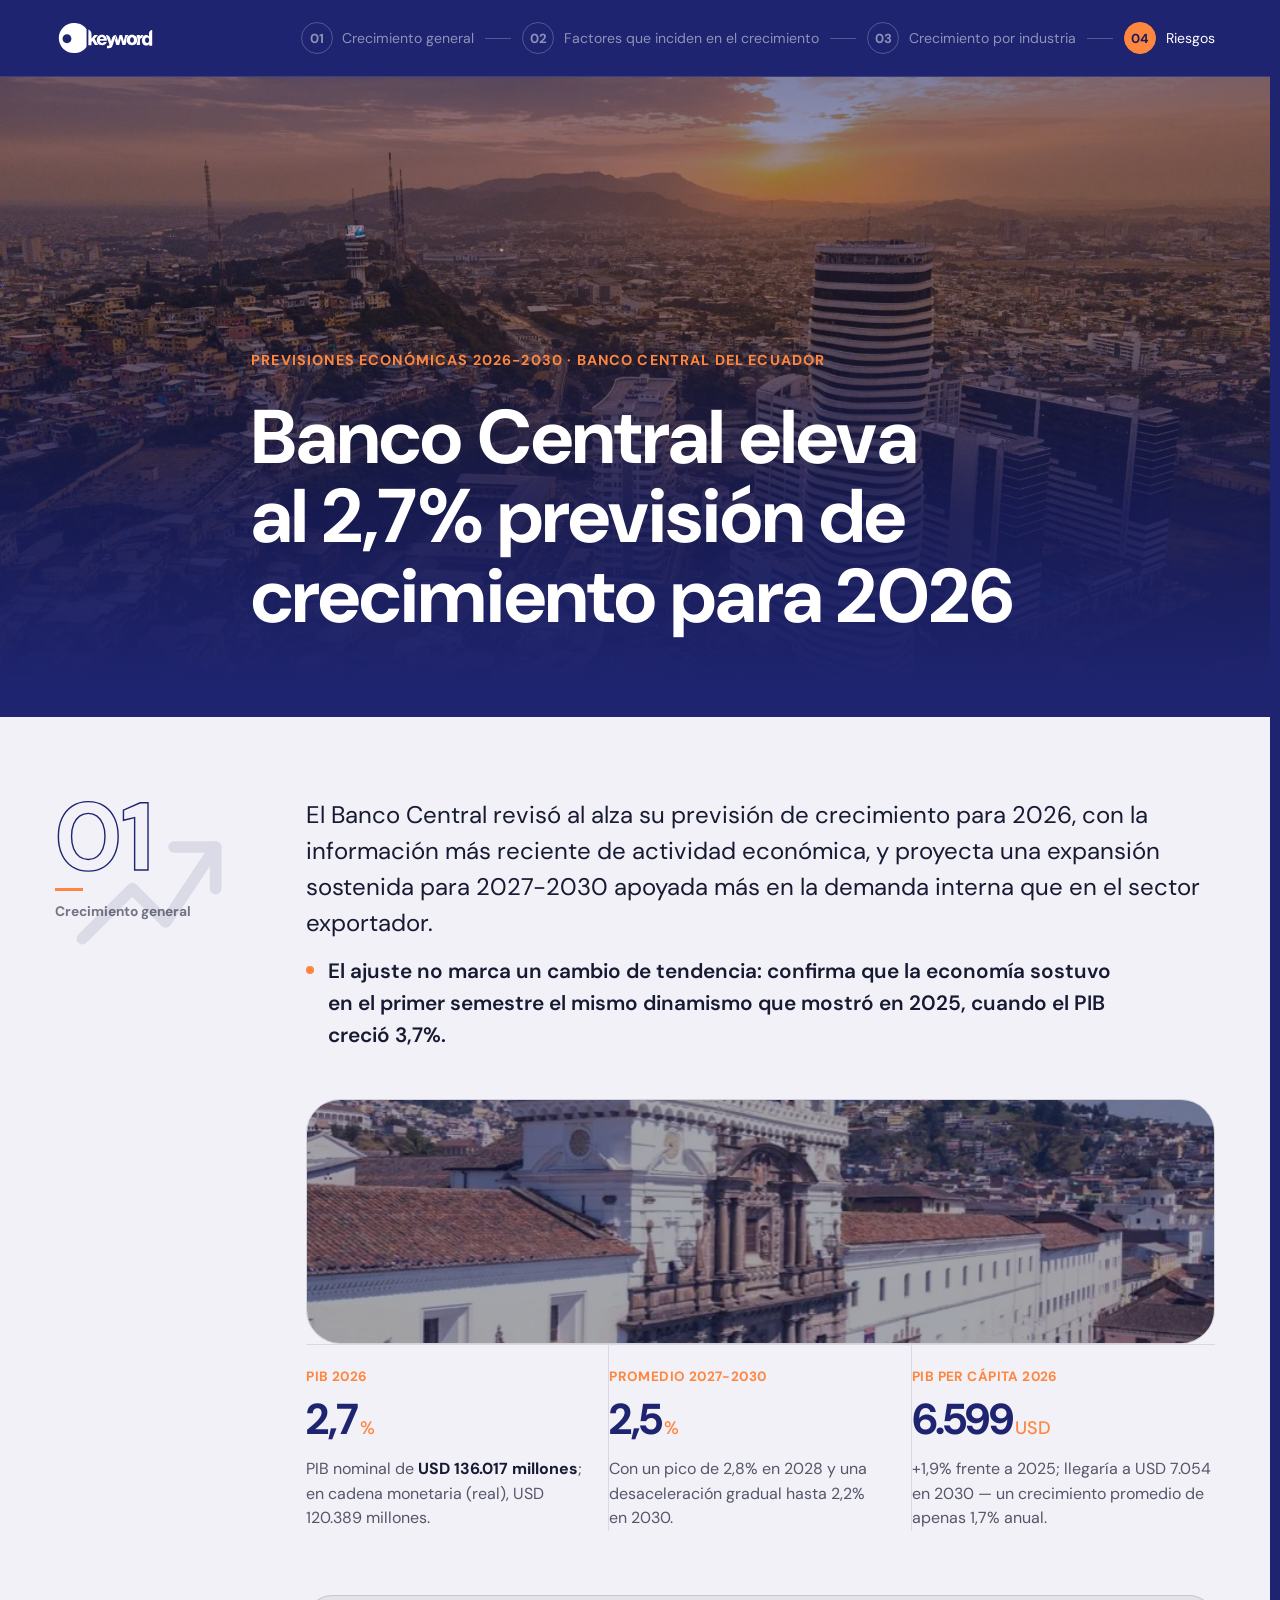
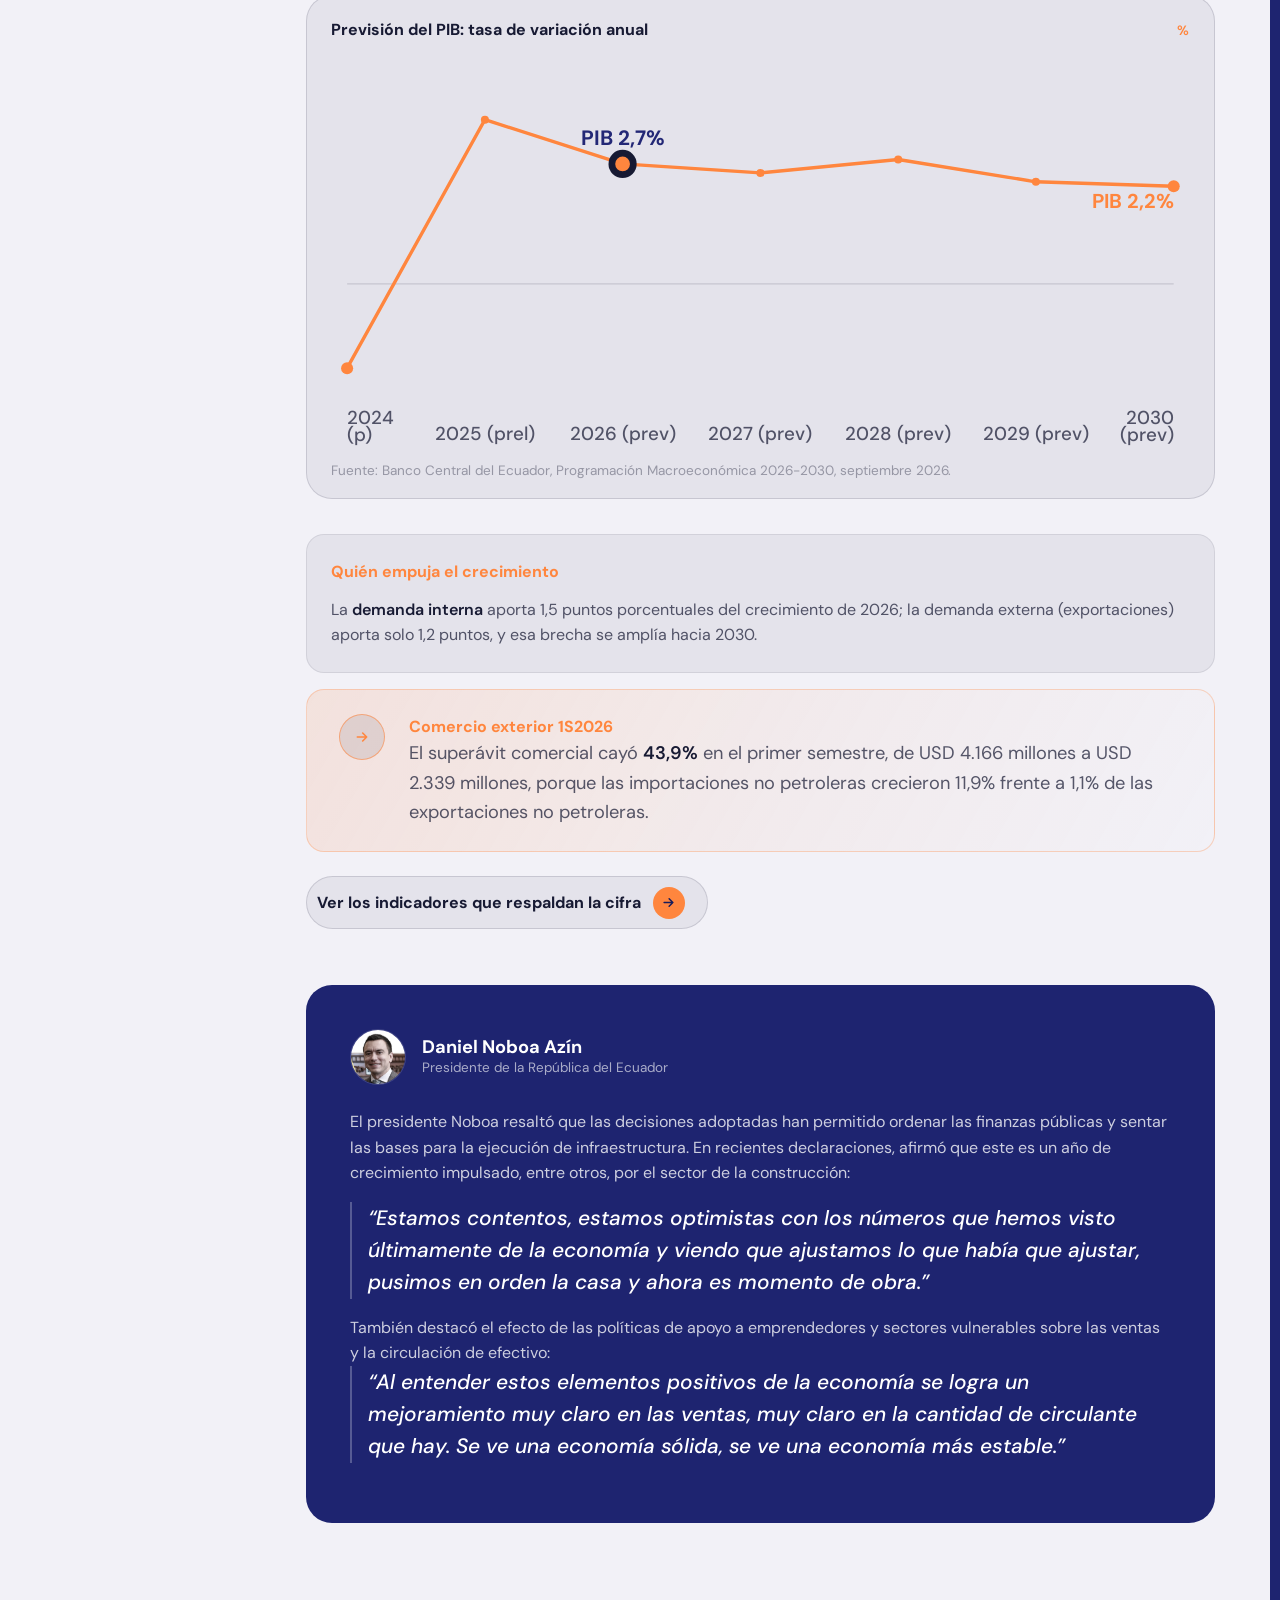
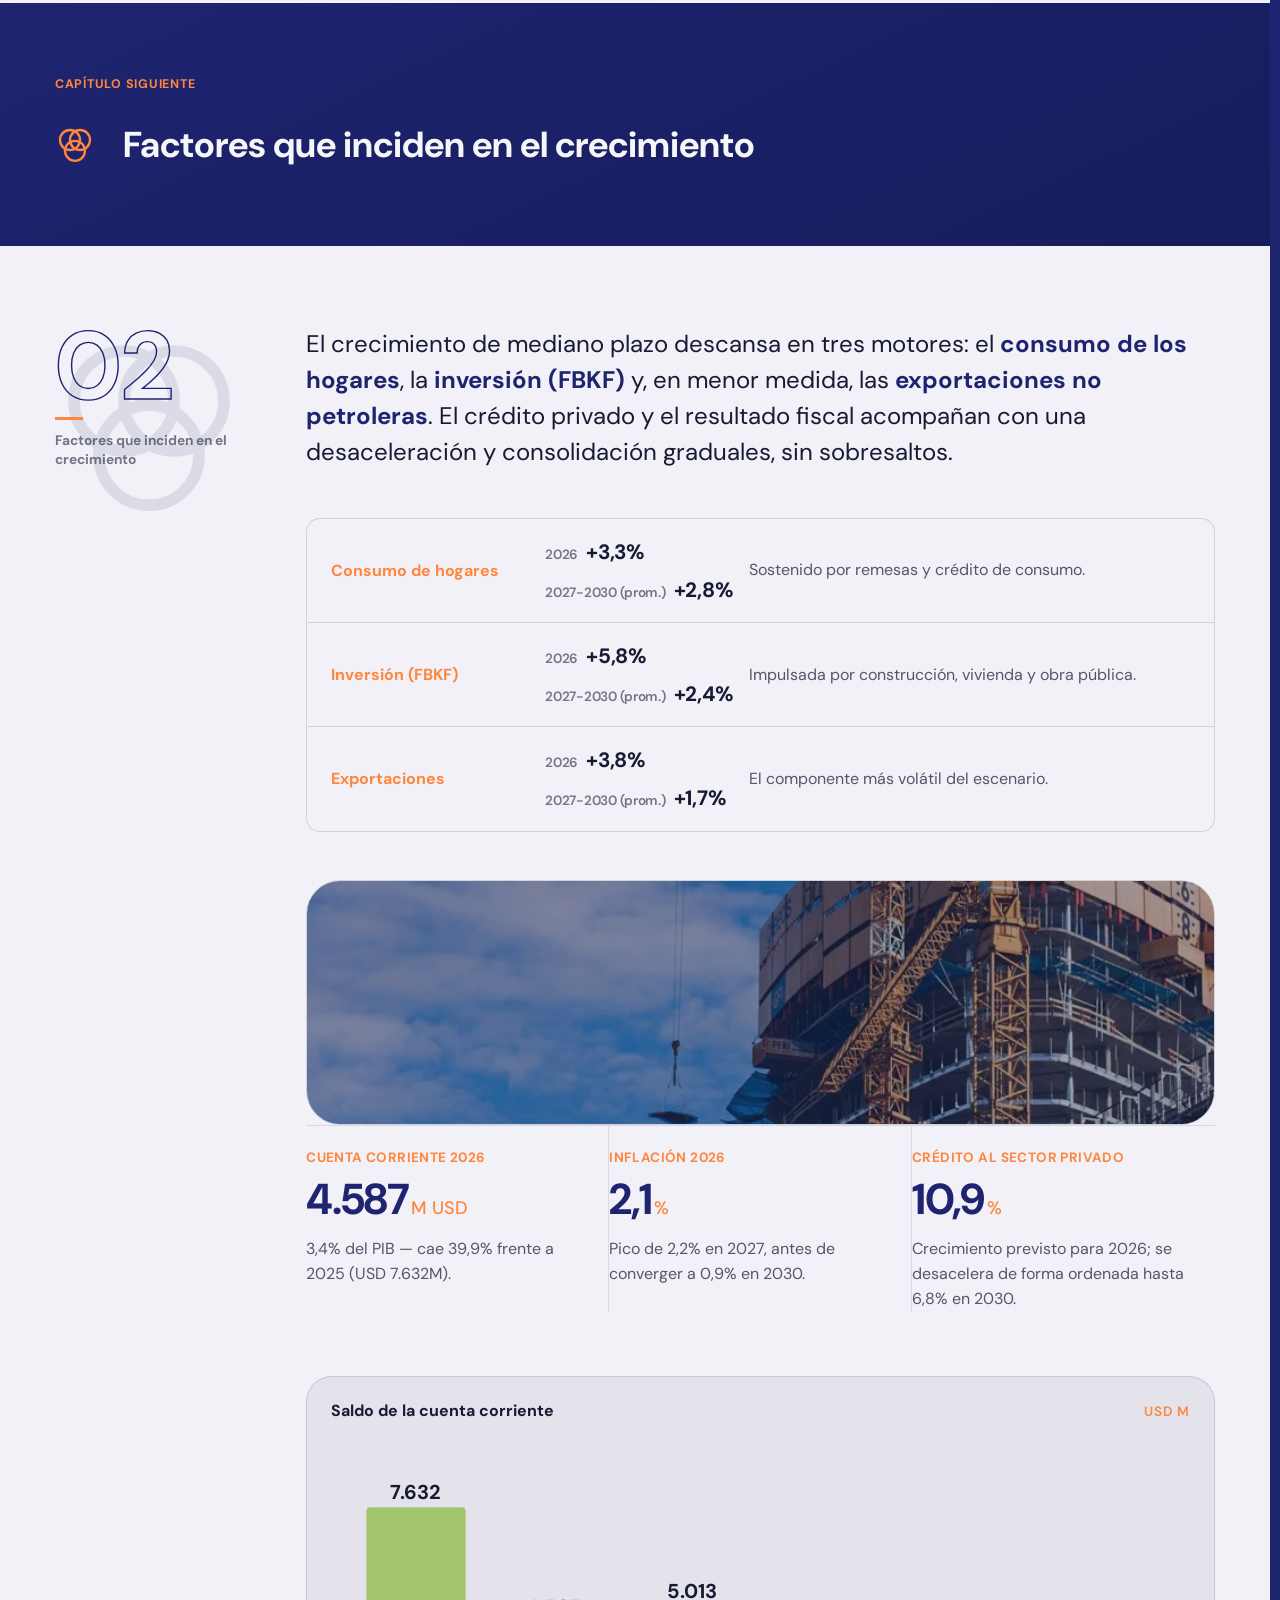
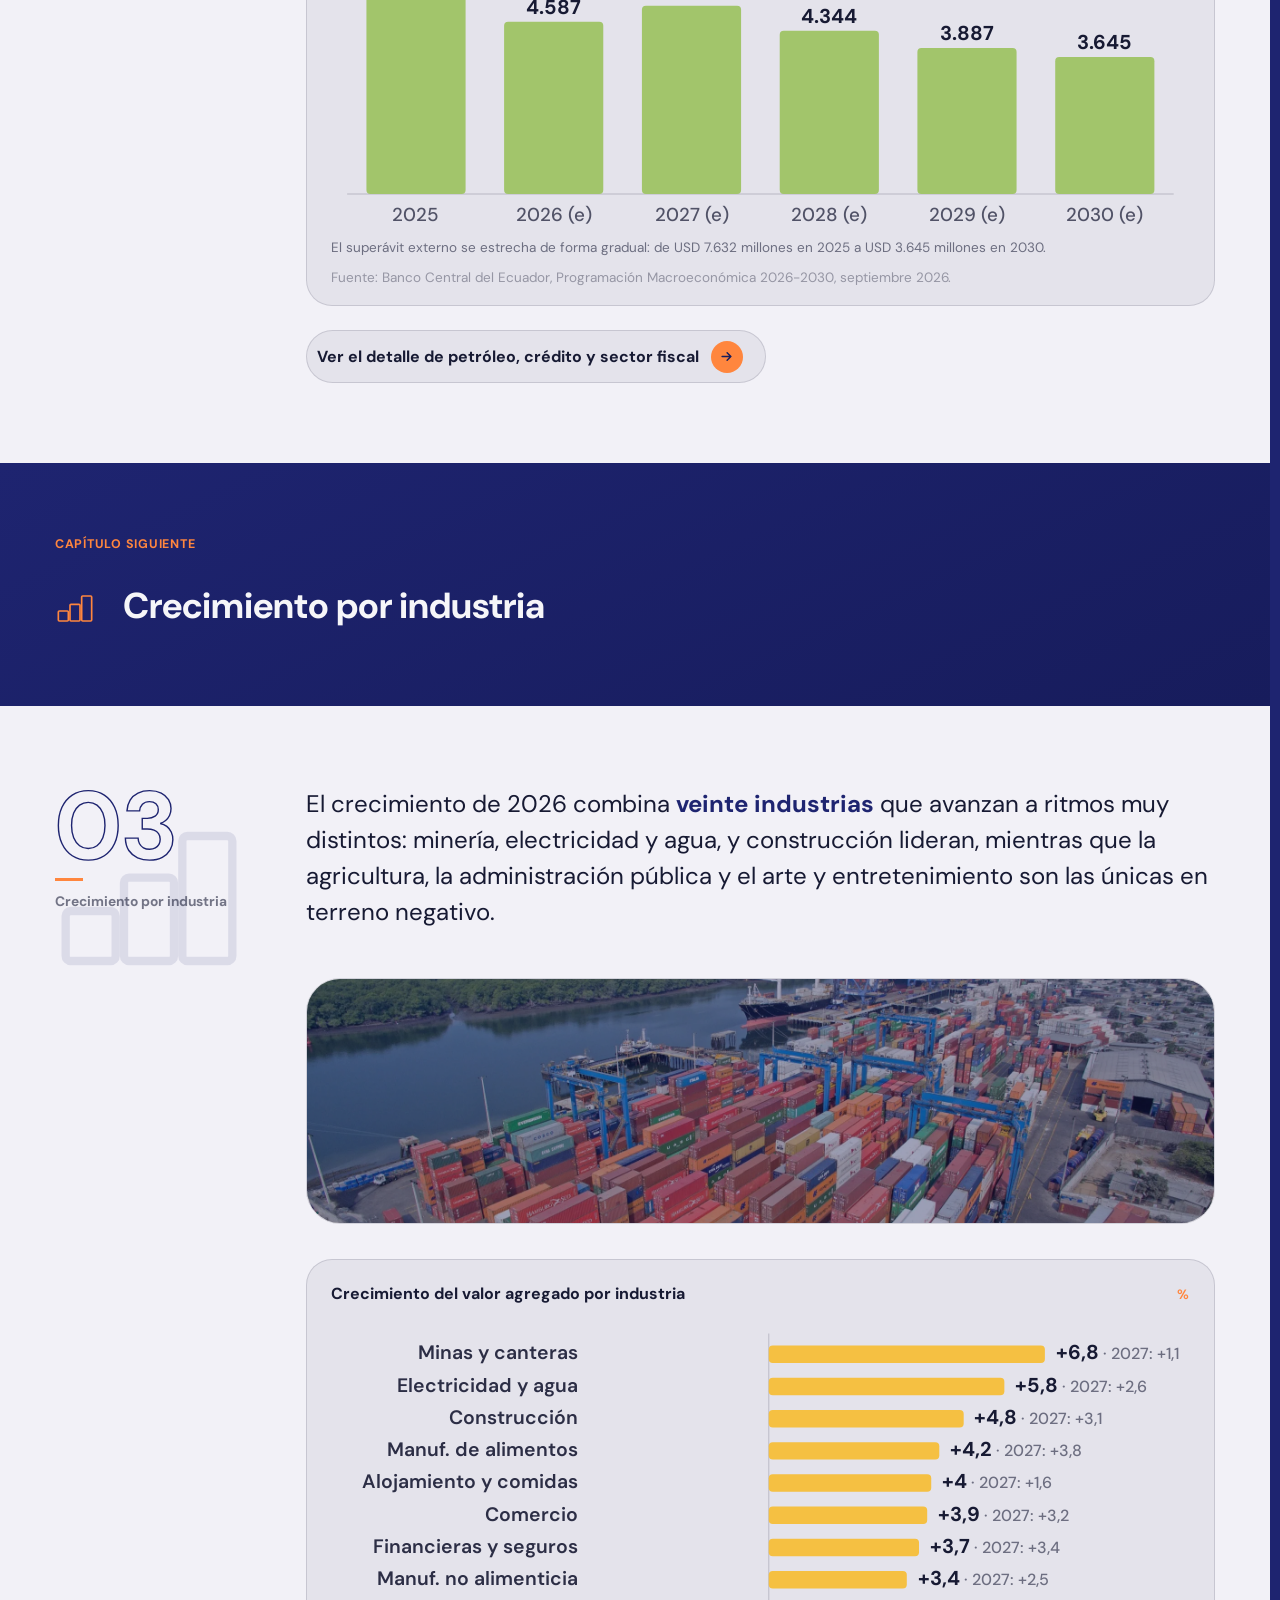
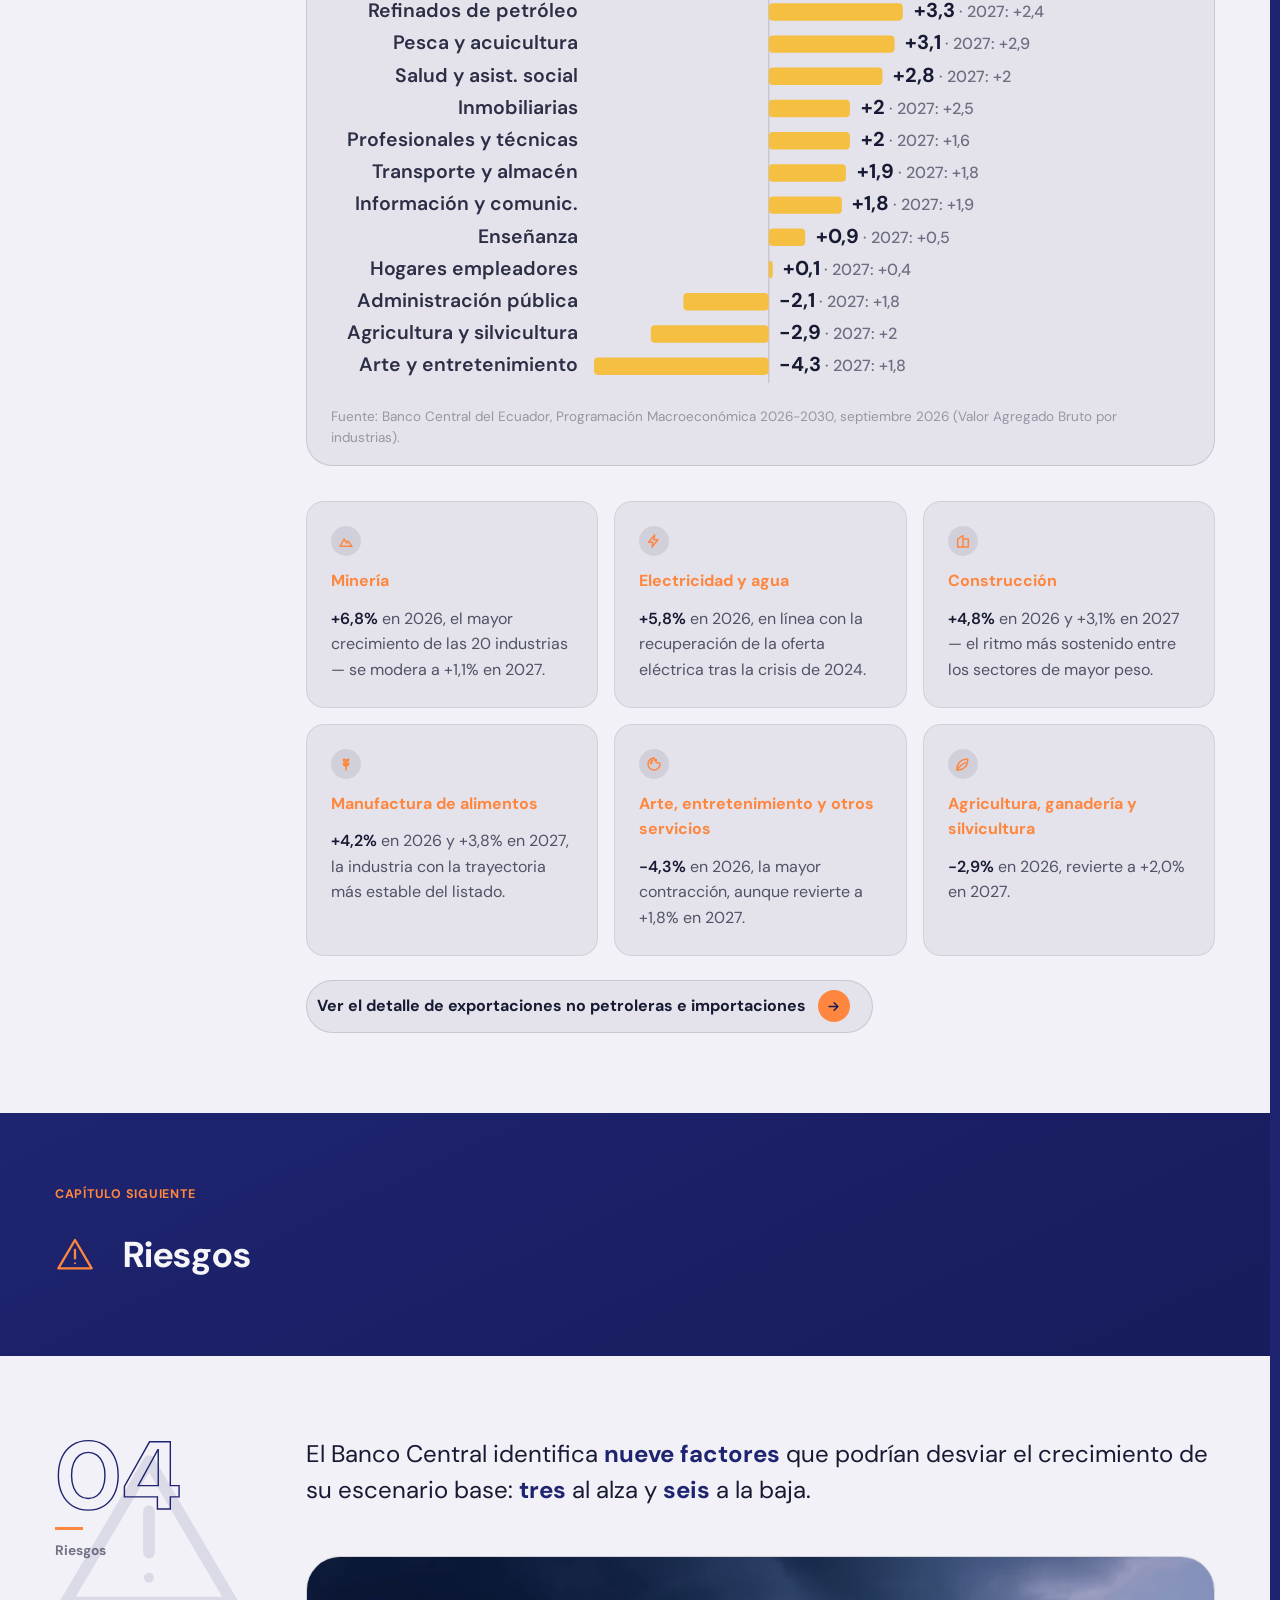
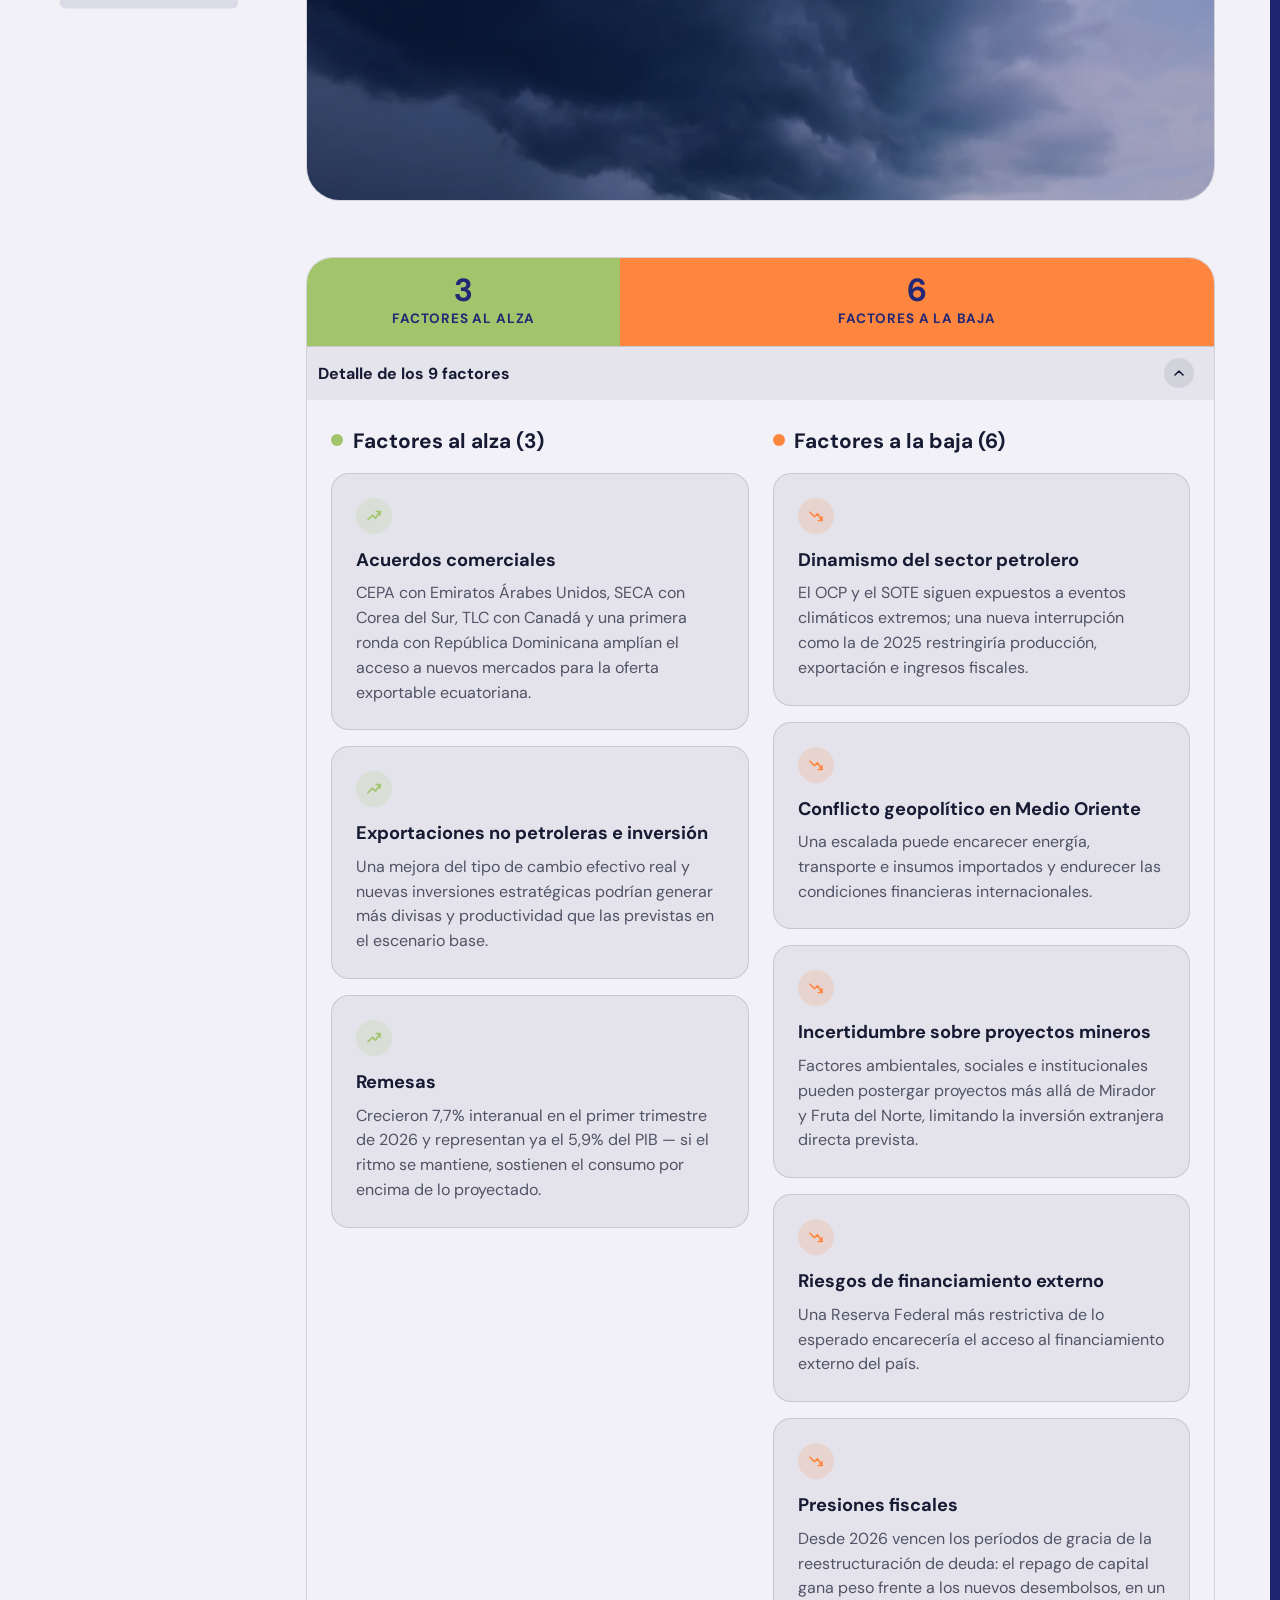
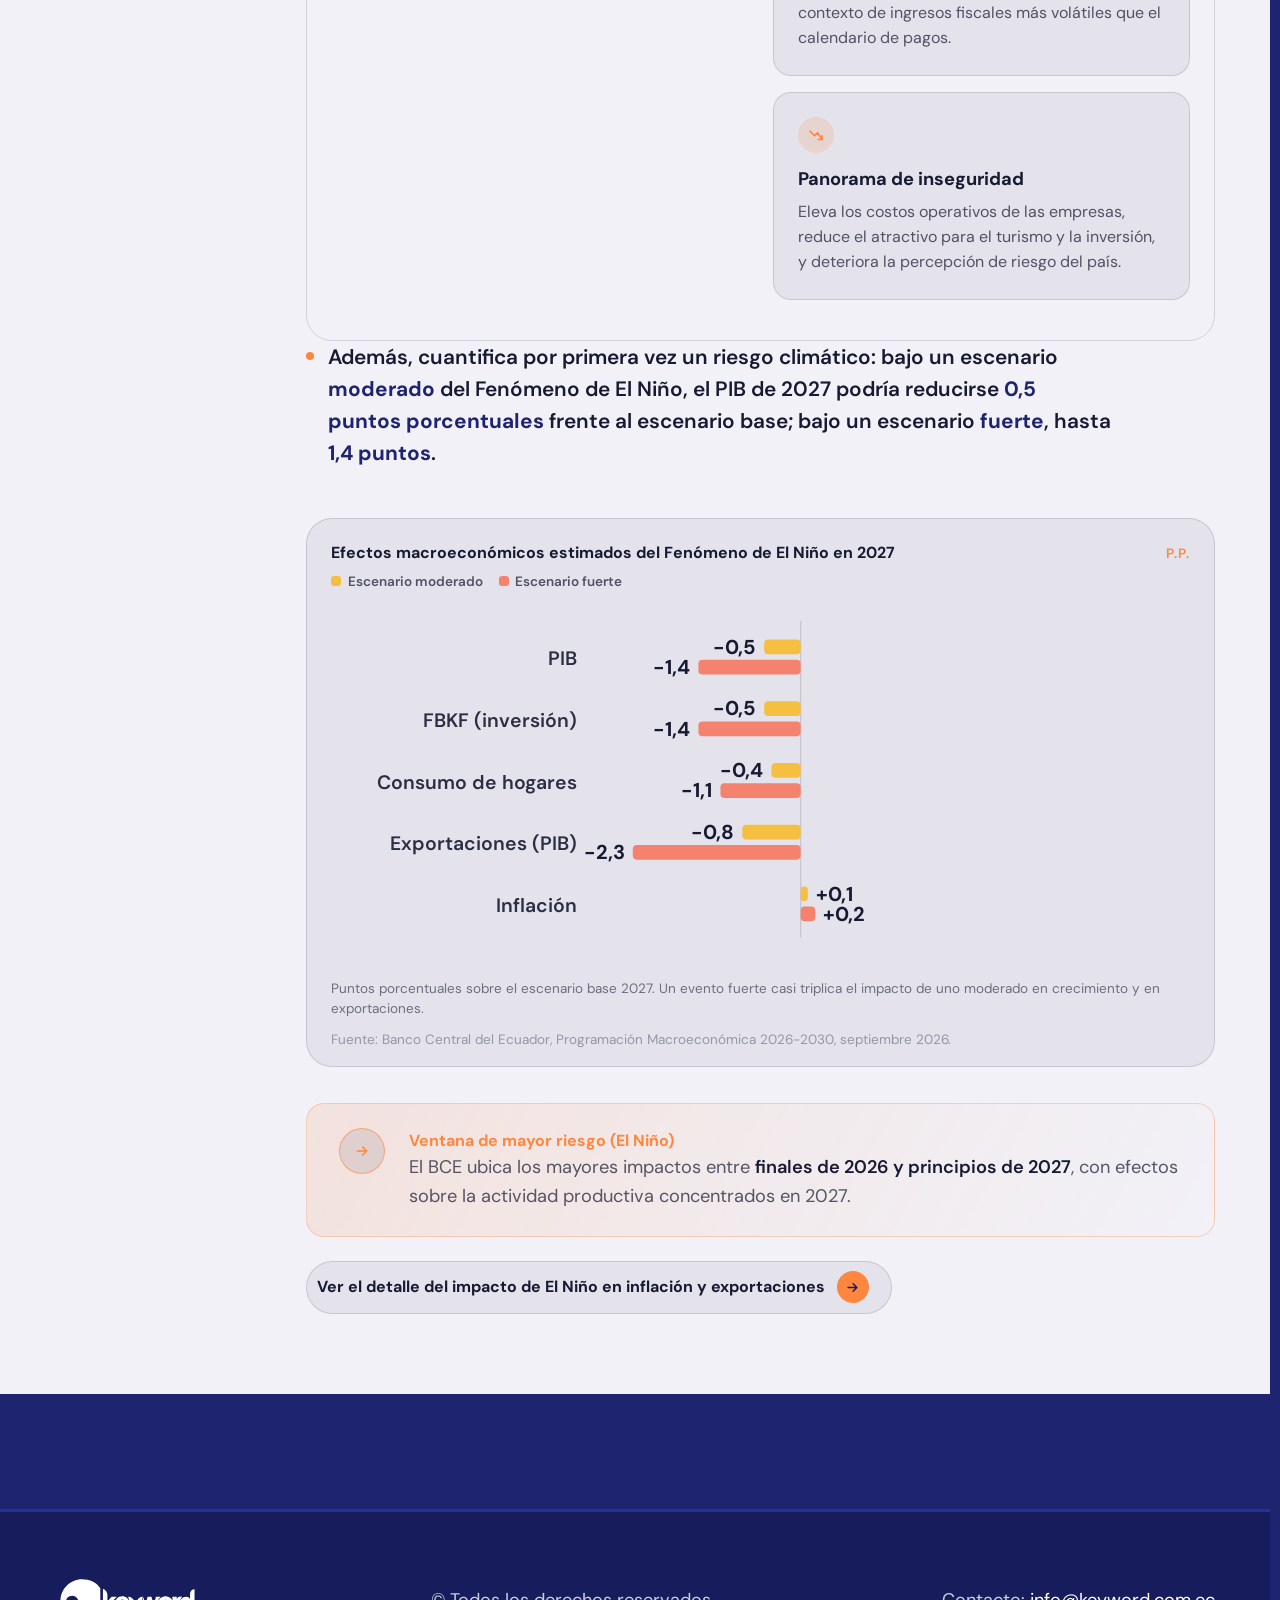
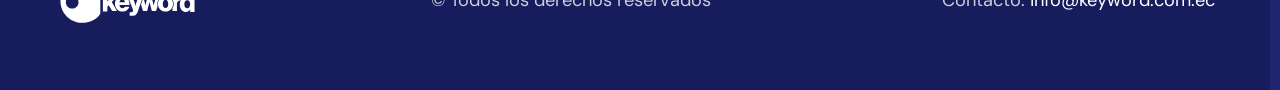
<file: index.html>
<!doctype html>
<html lang="es" class="no-js">
<head>
  <meta charset="utf-8" />
  <meta name="viewport" content="width=device-width, initial-scale=1" />
  <title>Banco Central eleva al 2,7% previsión de crecimiento para 2026 — Keyword</title>
  <meta name="description" content="Lectura empresarial de la Programación Macroeconómica 2026-2030 del Banco Central del Ecuador: crecimiento, riesgos y el primer impacto cuantificado del Fenómeno de El Niño." />
  <link rel="preconnect" href="https://fonts.googleapis.com" />
  <link rel="preconnect" href="https://fonts.gstatic.com" crossorigin />
  <link rel="stylesheet" href="https://fonts.googleapis.com/css2?family=DM+Sans:opsz,wght@9..40,400;9..40,500;9..40,600;9..40,700&display=swap" />
  <link rel="stylesheet" href="css/styles.css" />
</head>
<body>

<header class="masthead">
  <div class="wrap masthead__inner">
    <a href="#top" class="brand" aria-label="Keyword — inicio">
      <img src="img/logo-keyword-white.svg" alt="Keyword" class="brand__logo masthead__logo" />
    </a>
    <nav class="chapter-rail" aria-label="Progreso del informe">
      <ol>
      <li class="chapter-rail__item is-active" data-chapter="1"><a href="#crecimiento-general"><span class="dot">01</span><span class="chapter-rail__label">Crecimiento general</span></a></li>
      <li class="chapter-rail__item" data-chapter="2"><a href="#factores"><span class="dot">02</span><span class="chapter-rail__label">Factores que inciden en el crecimiento</span></a></li>
      <li class="chapter-rail__item" data-chapter="3"><a href="#industrias"><span class="dot">03</span><span class="chapter-rail__label">Crecimiento por industria</span></a></li>
      <li class="chapter-rail__item" data-chapter="4"><a href="#riesgos"><span class="dot">04</span><span class="chapter-rail__label">Riesgos</span></a></li>
      </ol>
    </nav>
  </div>
</header>

<main>

<section class="cover" id="top">
  <div class="cover__media">
    <img src="img/hero-guayaquil.webp" alt="" loading="eager" />
  </div>
  <div class="wrap cover__inner">
    <div class="cover__content">
      <p class="kicker">Previsiones Económicas 2026-2030 &middot; Banco Central del Ecuador</p>
      <h1>Banco Central eleva al 2,7% previsión de crecimiento para 2026</h1>
    </div>
  </div>
</section>

<section class="chapter chapter--paper" id="crecimiento-general" data-chapter-section="1" aria-labelledby="titulo-crecimiento-general">
  <div class="chapter__grid">
    <aside class="chapter__rail">
      <div class="chapter__rail-icon" aria-hidden="true"><svg viewBox="0 0 24 24" fill="none" stroke="currentColor" stroke-width="1.4" stroke-linecap="round" stroke-linejoin="round" aria-hidden="true"><path d="M4 17l6-6 4 4 6-9"/><path d="M15 6h5v5"/></svg></div>
      <div class="chapter__rail-sticky">
        <span class="chapter__num">01</span>
        <span class="chapter__label" id="titulo-crecimiento-general">Crecimiento general</span>
      </div>
    </aside>

    <div class="chapter__body">
      <p class="lead reveal">El Banco Central revisó al alza su previsión de crecimiento para 2026, con la información más reciente de actividad económica, y proyecta una expansión sostenida para 2027-2030 apoyada más en la demanda interna que en el sector exportador.</p>
      <div class="lead-note reveal">
  <span class="lead-note__marker" aria-hidden="true"></span>
  <p>El ajuste no marca un cambio de tendencia: confirma que la economía sostuvo en el primer semestre el mismo dinamismo que mostró en 2025, cuando el PIB creció 3,7%.</p>
</div>
      

        <figure class="obj-photo reveal">
          <div class="obj-photo__frame">
            <img src="img/card-panorama.webp" alt="Centro histórico de Quito" loading="lazy" />
          </div>
        </figure>

      <div class="stats-hero-row reveal">
    <div class="stat-hero">
      <p class="stat-hero__label">PIB 2026</p>
      <p class="stat-hero__figure"><span class="counter" data-count-to="2.7" data-decimals="1">2,7</span><span class="stat-hero__unit">%</span></p>
      <p class="stat-hero__note">PIB nominal de <strong>USD 136.017 millones</strong>; en cadena monetaria (real), USD 120.389 millones.</p>
    </div>
    <div class="stat-hero">
      <p class="stat-hero__label">Promedio 2027-2030</p>
      <p class="stat-hero__figure"><span class="counter" data-count-to="2.5" data-decimals="1">2,5</span><span class="stat-hero__unit">%</span></p>
      <p class="stat-hero__note">Con un pico de 2,8% en 2028 y una desaceleración gradual hasta 2,2% en 2030.</p>
    </div>
    <div class="stat-hero">
      <p class="stat-hero__label">PIB per cápita 2026</p>
      <p class="stat-hero__figure"><span class="counter" data-count-to="6599" data-decimals="0">6.599</span><span class="stat-hero__unit">USD</span></p>
      <p class="stat-hero__note">+1,9% frente a 2025; llegaría a USD 7.054 en 2030 — un crecimiento promedio de apenas 1,7% anual.</p>
    </div>
  </div>

      <figure class="chart-card reveal ">
  <div class="chart-card__head">
    <p class="chart-card__title">Previsión del PIB: tasa de variación anual</p>
    <span class="chart-card__unit">%</span>
  </div>
  <svg class="chart chart--line" viewBox="0 0 640 300" role="img" aria-label="Previsión del PIB: tasa de variación anual" data-orient="x" data-x0="12" data-step="102.67" data-n="7" data-plot-top="20" data-plot-bottom="272"><line class="chart-grid0" x1="12" y1="175.8" x2="628" y2="175.8"/><polyline class="chart-line chart-draw" data-len="732.4" style="stroke:var(--obj-1);stroke-dasharray:732.4;stroke-dashoffset:732.4" points="12.0,238.6 114.7,53.4 217.3,86.4 320.0,93.1 422.7,83.1 525.3,99.7 628.0,103.0"/><circle class="chart-dot" data-idx="0" style="fill:var(--obj-1)" cx="12.0" cy="238.6" r="4.5"><title>PIB · 2024 (p): -1,9%</title></circle><circle class="chart-dot" data-idx="1" style="fill:var(--obj-1)" cx="114.7" cy="53.4" r="3"><title>PIB · 2025 (prel): 3,7%</title></circle><circle class="chart-dot__halo" cx="217.3" cy="86.4" r="10.5"/><circle class="chart-dot chart-dot--on" data-idx="2" style="fill:var(--obj-1)" cx="217.3" cy="86.4" r="6.5"><title>PIB · 2026 (prev): 2,7%</title></circle><text class="chart-label chart-label--on" x="217.3" y="72.4" text-anchor="middle">PIB 2,7%</text><circle class="chart-dot" data-idx="3" style="fill:var(--obj-1)" cx="320.0" cy="93.1" r="3"><title>PIB · 2027 (prev): 2,5%</title></circle><circle class="chart-dot" data-idx="4" style="fill:var(--obj-1)" cx="422.7" cy="83.1" r="3"><title>PIB · 2028 (prev): 2,8%</title></circle><circle class="chart-dot" data-idx="5" style="fill:var(--obj-1)" cx="525.3" cy="99.7" r="3"><title>PIB · 2029 (prev): 2,3%</title></circle><circle class="chart-dot" data-idx="6" style="fill:var(--obj-1)" cx="628.0" cy="103.0" r="4.5"><title>PIB · 2030 (prev): 2,2%</title></circle><text class="chart-label" style="fill:var(--obj-1)" x="628.0" y="119.0" text-anchor="end">PIB 2,2%</text><rect class="chart-hitzone" x="12.0" y="14.0" width="616.0" height="258.0" fill="transparent"/><text class="chart-axis" x="12.0" y="280" text-anchor="start"><tspan x="12.0" dy="0">2024</tspan><tspan x="12.0" dy="13">(p)</tspan></text><text class="chart-axis" x="114.7" y="292" text-anchor="middle">2025 (prel)</text><text class="chart-axis" x="217.3" y="292" text-anchor="middle">2026 (prev)</text><text class="chart-axis" x="320.0" y="292" text-anchor="middle">2027 (prev)</text><text class="chart-axis" x="422.7" y="292" text-anchor="middle">2028 (prev)</text><text class="chart-axis" x="525.3" y="292" text-anchor="middle">2029 (prev)</text><text class="chart-axis" x="628.0" y="280" text-anchor="end"><tspan x="628.0" dy="0">2030</tspan><tspan x="628.0" dy="13">(prev)</tspan></text></svg>
  <script type="application/json" class="chart-data">{"categories": ["2024 (p)", "2025 (prel)", "2026 (prev)", "2027 (prev)", "2028 (prev)", "2029 (prev)", "2030 (prev)"], "series": [{"name": "PIB", "accent": "obj-1", "values": [-1.9, 3.7, 2.7, 2.5, 2.8, 2.3, 2.2]}], "unit": "%"}</script>
  
  <p class="chart-card__source">Fuente: Banco Central del Ecuador, Programación Macroeconómica 2026-2030, septiembre 2026.</p>
</figure>
      

        <div class="facts-grid facts-grid--1 reveal">
      <div class="fact">
        <p class="fact__label">Quién empuja el crecimiento</p>
        <p class="fact__text">La <strong>demanda interna</strong> aporta 1,5 puntos porcentuales del crecimiento de 2026; la demanda externa (exportaciones) aporta solo 1,2 puntos, y esa brecha se amplía hacia 2030.</p>
      </div>
      <div class="fact fact--highlight">
        <span class="fact__icon" aria-hidden="true"><svg viewBox="0 0 24 24" fill="none" stroke="currentColor" stroke-width="2.4" stroke-linecap="round" stroke-linejoin="round" aria-hidden="true"><path d="M5 12h14M13 6l6 6-6 6"/></svg></span>
        <div>
          <p class="fact__label">Comercio exterior 1S2026</p>
          <p class="fact__text">El superávit comercial cayó <strong>43,9%</strong> en el primer semestre, de USD 4.166 millones a USD 2.339 millones, porque las importaciones no petroleras crecieron 11,9% frente a 1,1% de las exportaciones no petroleras.</p>
        </div>
      </div>
    </div>

      <a href="#drawer-crecimiento-general" class="drawer-trigger" data-drawer-open="crecimiento-general"><span>Ver los indicadores que respaldan la cifra</span><span class="drawer-trigger__icon" aria-hidden="true"><svg viewBox="0 0 24 24" fill="none" stroke="currentColor" stroke-width="2.4" stroke-linecap="round" stroke-linejoin="round" aria-hidden="true"><path d="M5 12h14M13 6l6 6-6 6"/></svg></span></a>
      

        <div class="quote-panel--inset"><div class="quote-panel reveal">
    <div class="quote-panel__head">
      <img class="quote-panel__portrait" src="img/cierre-noboa.webp" alt="Retrato oficial del presidente Daniel Noboa Azín" loading="lazy" />
      <div>
        <p class="quote-panel__name">Daniel Noboa Azín</p>
        <p class="quote-panel__role">Presidente de la República del Ecuador</p>
      </div>
    </div>
    <p class="quote-panel__intro">El presidente Noboa resaltó que las decisiones adoptadas han permitido ordenar las finanzas públicas y sentar las bases para la ejecución de infraestructura. En recientes declaraciones, afirmó que este es un año de crecimiento impulsado, entre otros, por el sector de la construcción:</p>
    <blockquote class="quote-panel__quote">&ldquo;Estamos contentos, estamos optimistas con los números que hemos visto últimamente de la economía y viendo que ajustamos lo que había que ajustar, pusimos en orden la casa y ahora es momento de obra.&rdquo;</blockquote>
    <p class="quote-panel__text">También destacó el efecto de las políticas de apoyo a emprendedores y sectores vulnerables sobre las ventas y la circulación de efectivo:</p>
    <blockquote class="quote-panel__quote">&ldquo;Al entender estos elementos positivos de la economía se logra un mejoramiento muy claro en las ventas, muy claro en la cantidad de circulante que hay. Se ve una economía sólida, se ve una economía más estable.&rdquo;</blockquote>
  </div></div>
    </div>
  </div>
</section>

<div class="detail-drawer" id="drawer-crecimiento-general" role="dialog" aria-modal="true" aria-labelledby="drawer-crecimiento-general-title" tabindex="-1">
  <div class="wrap detail-drawer__inner">
    <div class="detail-drawer__head">
      <p class="detail-drawer__eyebrow">Detalle completo</p>
      <p class="detail-drawer__title" id="drawer-crecimiento-general-title">Los indicadores detrás de la cifra</p>
      <a href="#_" class="detail-drawer__close" aria-label="Cerrar detalle">&times;</a>
      <p class="detail-drawer__lead">Estos son los datos mensuales que muestran que la economía ya sostiene ese ritmo hoy, no solo la proyección hacia adelante.</p>
    </div>
    <div class="detail-drawer__body">
    <div class="roadmap">
    <div class="fact-section reveal">
      <header class="fact-section__head">
        <h2 class="fact-section__title">La economía sostiene el ritmo mes a mes</h2>
      </header>
      <div class="facts-grid reveal">
            <div class="fact">
              <p class="fact__label">IMAEc</p>
              <p class="fact__text">El <strong>Indicador de Actividad Económica Mensual</strong> del Banco Central creció <strong>+2,2%</strong> interanual en junio, con el componente no petrolero (+2,3%) como principal motor; el acumulado del semestre es +2,0%.</p>
            </div>
            <div class="fact">
              <p class="fact__label">Confianza empresarial (IEE)</p>
              <p class="fact__text"><strong>53,2 puntos</strong>, quinto mes en zona de mayor confianza (>50). Construcción lidera con 57,5 puntos; comercio cae a 49,5, zona de menor confianza.</p>
            </div>
            <div class="fact">
              <p class="fact__label">Construcción</p>
              <p class="fact__text">Producción de cemento <strong>+11,8%</strong> y despachos +14,0% (ene-jul) — contrasta con la contracción de 2024 (-5,6% y -8,3%) y la recuperación más moderada de 2025 (+5,7% y +7,6%).</p>
            </div>
            <div class="fact">
              <p class="fact__label">Generación eléctrica</p>
              <p class="fact__text">Supera los <strong>3.300 GWh mensuales</strong> en julio, cerca de máximos históricos — normalización tras la crisis energética de 2024.</p>
            </div>
          </div>
    </div>

    <div class="fact-section reveal">
      <header class="fact-section__head">
        <h2 class="fact-section__title">Más financiamiento y más facturación</h2>
        <p class="fact-section__lead">Las ventas acumuladas de enero a junio llegaron a USD 137.000 millones (+10,1%), lideradas por comercio, manufactura y servicios, que juntos concentran el 76,2% del total.</p>
      </header>
      <div class="stats-list reveal">
          <div class="stat-row">
            <p class="stat-row__key">Crédito al sector privado</p>
            <p class="stat-row__val">+10,4%</p>
            <p class="stat-row__ctx">A julio de 2026, en camino al 10,9% previsto para el cierre del año.</p>
          </div>
          <div class="stat-row">
            <p class="stat-row__key">Captaciones</p>
            <p class="stat-row__val">+10,9%</p>
            <p class="stat-row__ctx">Se desaceleran desde 17,9% (jul-25) — el sistema financiero madura hacia un ritmo más sostenible.</p>
          </div>
          <div class="stat-row">
            <p class="stat-row__key">Monto de operaciones activas</p>
            <p class="stat-row__val">+9,9%</p>
            <p class="stat-row__ctx">Ene-jul 2026, impulsado por consumo (+14,9%), microcrédito (+19,5%) e inmobiliario (+35,4%).</p>
          </div>
        </div>
    </div>
    </div>
    </div>
  </div>
</div>

<section class="divider">
  <div class="wrap divider__inner">
    <p class="divider__eyebrow">Capítulo siguiente</p>
    <div class="divider__icon" aria-hidden="true"><svg viewBox="0 0 24 24" fill="none" stroke="currentColor" stroke-width="1.4" aria-hidden="true"><circle cx="9" cy="9" r="6"/><circle cx="15" cy="9" r="6"/><circle cx="12" cy="15.5" r="6"/></svg></div>
    <p class="divider__title">Factores que inciden en el crecimiento</p>
  </div>
</section>

<section class="chapter chapter--paper" id="factores" data-chapter-section="2" aria-labelledby="titulo-factores">
  <div class="chapter__grid">
    <aside class="chapter__rail">
      <div class="chapter__rail-icon" aria-hidden="true"><svg viewBox="0 0 24 24" fill="none" stroke="currentColor" stroke-width="1.4" aria-hidden="true"><circle cx="9" cy="9" r="6"/><circle cx="15" cy="9" r="6"/><circle cx="12" cy="15.5" r="6"/></svg></div>
      <div class="chapter__rail-sticky">
        <span class="chapter__num">02</span>
        <span class="chapter__label" id="titulo-factores">Factores que inciden en el crecimiento</span>
      </div>
    </aside>

    <div class="chapter__body">
      <p class="lead reveal">El crecimiento de mediano plazo descansa en tres motores: el <strong>consumo de los hogares</strong>, la <strong>inversión (FBKF)</strong> y, en menor medida, las <strong>exportaciones no petroleras</strong>. El crédito privado y el resultado fiscal acompañan con una desaceleración y consolidación graduales, sin sobresaltos.</p>
      
      <div class="stats-list reveal">
    <div class="stat-row">
      <p class="stat-row__key">Consumo de hogares</p>
      <div class="stat-row__val stat-row__val--split"><span class="stat-row__period"><span class="stat-row__period-label">2026</span><span class="stat-row__period-figure">+3,3%</span></span><span class="stat-row__period"><span class="stat-row__period-label">2027-2030 (prom.)</span><span class="stat-row__period-figure">+2,8%</span></span></div>
      <p class="stat-row__ctx">Sostenido por remesas y crédito de consumo.</p>
    </div>
    <div class="stat-row">
      <p class="stat-row__key">Inversión (FBKF)</p>
      <div class="stat-row__val stat-row__val--split"><span class="stat-row__period"><span class="stat-row__period-label">2026</span><span class="stat-row__period-figure">+5,8%</span></span><span class="stat-row__period"><span class="stat-row__period-label">2027-2030 (prom.)</span><span class="stat-row__period-figure">+2,4%</span></span></div>
      <p class="stat-row__ctx">Impulsada por construcción, vivienda y obra pública.</p>
    </div>
    <div class="stat-row">
      <p class="stat-row__key">Exportaciones</p>
      <div class="stat-row__val stat-row__val--split"><span class="stat-row__period"><span class="stat-row__period-label">2026</span><span class="stat-row__period-figure">+3,8%</span></span><span class="stat-row__period"><span class="stat-row__period-label">2027-2030 (prom.)</span><span class="stat-row__period-figure">+1,7%</span></span></div>
      <p class="stat-row__ctx">El componente más volátil del escenario.</p>
    </div>
  </div>

        <figure class="obj-photo reveal">
          <div class="obj-photo__frame">
            <img src="img/card-motores.webp" alt="Grúa de construcción" loading="lazy" />
          </div>
        </figure>

      <div class="stats-hero-row reveal">
    <div class="stat-hero">
      <p class="stat-hero__label">Cuenta corriente 2026</p>
      <p class="stat-hero__figure"><span class="counter" data-count-to="4587" data-decimals="0">4.587</span><span class="stat-hero__unit">M USD</span></p>
      <p class="stat-hero__note">3,4% del PIB — cae 39,9% frente a 2025 (USD 7.632M).</p>
    </div>
    <div class="stat-hero">
      <p class="stat-hero__label">Inflación 2026</p>
      <p class="stat-hero__figure"><span class="counter" data-count-to="2.1" data-decimals="1">2,1</span><span class="stat-hero__unit">%</span></p>
      <p class="stat-hero__note">Pico de 2,2% en 2027, antes de converger a 0,9% en 2030.</p>
    </div>
    <div class="stat-hero">
      <p class="stat-hero__label">Crédito al sector privado</p>
      <p class="stat-hero__figure"><span class="counter" data-count-to="10.9" data-decimals="1">10,9</span><span class="stat-hero__unit">%</span></p>
      <p class="stat-hero__note">Crecimiento previsto para 2026; se desacelera de forma ordenada hasta 6,8% en 2030.</p>
    </div>
  </div>

      <figure class="chart-card reveal ">
  <div class="chart-card__head">
    <p class="chart-card__title">Saldo de la cuenta corriente</p>
    <span class="chart-card__unit">USD M</span>
  </div>
  <svg class="chart chart--bars" viewBox="0 0 640 300" role="img" aria-label="Saldo de la cuenta corriente" data-orient="x" data-x0="12" data-step="102.67" data-n="6" data-plot-top="20" data-plot-bottom="272"><line class="chart-grid0" x1="12" y1="272.0" x2="628" y2="272.0"/><rect class="chart-bar chart-draw-v" data-idx="0" style="fill:var(--obj-5)" x="26.4" y="58.4" width="73.9" height="213.6" data-final-h="213.6" data-final-y="58.4"><title>2025: 7.632USD M</title></rect><text class="chart-val" x="63.3" y="52.4" text-anchor="middle">7.632</text><rect class="chart-bar chart-draw-v" data-idx="1" style="fill:var(--obj-5)" x="129.0" y="143.6" width="73.9" height="128.4" data-final-h="128.4" data-final-y="143.6"><title>2026 (e): 4.587USD M</title></rect><text class="chart-val" x="166.0" y="137.6" text-anchor="middle">4.587</text><rect class="chart-bar chart-draw-v" data-idx="2" style="fill:var(--obj-5)" x="231.7" y="131.7" width="73.9" height="140.3" data-final-h="140.3" data-final-y="131.7"><title>2027 (e): 5.013USD M</title></rect><text class="chart-val" x="268.7" y="125.7" text-anchor="middle">5.013</text><rect class="chart-bar chart-draw-v" data-idx="3" style="fill:var(--obj-5)" x="334.4" y="150.4" width="73.9" height="121.6" data-final-h="121.6" data-final-y="150.4"><title>2028 (e): 4.344USD M</title></rect><text class="chart-val" x="371.3" y="144.4" text-anchor="middle">4.344</text><rect class="chart-bar chart-draw-v" data-idx="4" style="fill:var(--obj-5)" x="437.0" y="163.2" width="73.9" height="108.8" data-final-h="108.8" data-final-y="163.2"><title>2029 (e): 3.887USD M</title></rect><text class="chart-val" x="474.0" y="157.2" text-anchor="middle">3.887</text><rect class="chart-bar chart-draw-v" data-idx="5" style="fill:var(--obj-5)" x="539.7" y="170.0" width="73.9" height="102.0" data-final-h="102.0" data-final-y="170.0"><title>2030 (e): 3.645USD M</title></rect><text class="chart-val" x="576.7" y="164.0" text-anchor="middle">3.645</text><rect class="chart-hitzone" x="12.0" y="14.0" width="616.0" height="258.0" fill="transparent"/><text class="chart-axis" x="63.3" y="292" text-anchor="middle">2025</text><text class="chart-axis" x="166.0" y="292" text-anchor="middle">2026 (e)</text><text class="chart-axis" x="268.7" y="292" text-anchor="middle">2027 (e)</text><text class="chart-axis" x="371.3" y="292" text-anchor="middle">2028 (e)</text><text class="chart-axis" x="474.0" y="292" text-anchor="middle">2029 (e)</text><text class="chart-axis" x="576.7" y="292" text-anchor="middle">2030 (e)</text></svg>
  <script type="application/json" class="chart-data">{"categories": ["2025", "2026 (e)", "2027 (e)", "2028 (e)", "2029 (e)", "2030 (e)"], "series": [{"name": "Cuenta corriente", "accent": "obj-5", "values": [7632, 4587, 5013, 4344, 3887, 3645]}], "unit": "USD M"}</script>
  <figcaption class="chart-card__note">El superávit externo se estrecha de forma gradual: de USD 7.632 millones en 2025 a USD 3.645 millones en 2030.</figcaption>
  <p class="chart-card__source">Fuente: Banco Central del Ecuador, Programación Macroeconómica 2026-2030, septiembre 2026.</p>
</figure>
      

      <a href="#drawer-factores" class="drawer-trigger" data-drawer-open="factores"><span>Ver el detalle de petróleo, crédito y sector fiscal</span><span class="drawer-trigger__icon" aria-hidden="true"><svg viewBox="0 0 24 24" fill="none" stroke="currentColor" stroke-width="2.4" stroke-linecap="round" stroke-linejoin="round" aria-hidden="true"><path d="M5 12h14M13 6l6 6-6 6"/></svg></span></a>
      
    </div>
  </div>
</section>

<div class="detail-drawer" id="drawer-factores" role="dialog" aria-modal="true" aria-labelledby="drawer-factores-title" tabindex="-1">
  <div class="wrap detail-drawer__inner">
    <div class="detail-drawer__head">
      <p class="detail-drawer__eyebrow">Detalle completo</p>
      <p class="detail-drawer__title" id="drawer-factores-title">El resto del panorama: petróleo, crédito y fiscal</p>
      <a href="#_" class="detail-drawer__close" aria-label="Cerrar detalle">&times;</a>
      <p class="detail-drawer__lead">Además de los tres motores de la demanda, el petróleo y las condiciones de crédito y fiscales completan el panorama de 2026-2030.</p>
    </div>
    <div class="detail-drawer__body">
    <div class="roadmap">
    <div class="fact-section reveal">
      <header class="fact-section__head">
        <h2 class="fact-section__title">Más producción, pero un margen más ajustado</h2>
      </header>
      <div class="facts-grid facts-grid--3 reveal">
            <div class="fact">
              <p class="fact__label">Precio de exportación del crudo</p>
              <p class="fact__text"><strong>USD 75,3/barril</strong> en 2026 (+28,5%), pero converge a USD 58,2/barril en 2030 conforme se normalizan los precios internacionales.</p>
            </div>
            <div class="fact">
              <p class="fact__label">Producción de crudo</p>
              <p class="fact__text">Sube a <strong>168,3 millones de barriles</strong> en 2026 (+4,7%), recuperándose de las disrupciones de 2025 en el OCP y el SOTE.</p>
            </div>
            <div class="fact">
              <p class="fact__label">Balanza petrolera</p>
              <p class="fact__text">El superávit <strong>cae de USD 1.104 a USD 834 millones</strong> en 2026: los derivados importados se encarecen 40% y compensan la mejora de los ingresos por exportación de crudo.</p>
            </div>
          </div>
    </div>

    <div class="fact-section reveal">
      <header class="fact-section__head">
        <h2 class="fact-section__title">Desaceleración ordenada, consolidación gradual</h2>
      </header>
      <div class="fact-section__chart--compact"><figure class="chart-card reveal ">
        <div class="chart-card__head">
          <p class="chart-card__title">Crédito al sector privado y captaciones</p>
          <span class="chart-card__unit">%</span>
        </div>
        <svg class="chart chart--line" viewBox="0 0 640 300" role="img" aria-label="Crédito al sector privado y captaciones" data-orient="x" data-x0="12" data-step="154.00" data-n="5" data-plot-top="20" data-plot-bottom="272"><line class="chart-grid0" x1="12" y1="238.6" x2="628" y2="238.6"/><polyline class="chart-line chart-draw" data-len="620.5" style="stroke:var(--obj-6);stroke-dasharray:620.5;stroke-dashoffset:620.5" points="12.0,63.0 166.0,93.6 320.0,109.7 474.0,121.0 628.0,129.1"/><circle class="chart-dot" data-idx="0" style="fill:var(--obj-6)" cx="12.0" cy="63.0" r="4.5"><title>Crédito privado · 2026 (e): 10,9%</title></circle><circle class="chart-dot" data-idx="1" style="fill:var(--obj-6)" cx="166.0" cy="93.6" r="3"><title>Crédito privado · 2027 (e): 9%</title></circle><circle class="chart-dot" data-idx="2" style="fill:var(--obj-6)" cx="320.0" cy="109.7" r="3"><title>Crédito privado · 2028 (e): 8%</title></circle><circle class="chart-dot" data-idx="3" style="fill:var(--obj-6)" cx="474.0" cy="121.0" r="3"><title>Crédito privado · 2029 (e): 7,3%</title></circle><circle class="chart-dot" data-idx="4" style="fill:var(--obj-6)" cx="628.0" cy="129.1" r="4.5"><title>Crédito privado · 2030 (e): 6,8%</title></circle><polyline class="chart-line chart-draw" data-len="621.7" style="stroke:var(--obj-1);stroke-dasharray:621.7;stroke-dashoffset:621.7" points="12.0,53.4 166.0,88.8 320.0,106.5 474.0,117.8 628.0,125.9"/><circle class="chart-dot" data-idx="0" style="fill:var(--obj-1)" cx="12.0" cy="53.4" r="4.5"><title>Captaciones · 2026 (e): 11,5%</title></circle><circle class="chart-dot" data-idx="1" style="fill:var(--obj-1)" cx="166.0" cy="88.8" r="3"><title>Captaciones · 2027 (e): 9,3%</title></circle><circle class="chart-dot" data-idx="2" style="fill:var(--obj-1)" cx="320.0" cy="106.5" r="3"><title>Captaciones · 2028 (e): 8,2%</title></circle><circle class="chart-dot" data-idx="3" style="fill:var(--obj-1)" cx="474.0" cy="117.8" r="3"><title>Captaciones · 2029 (e): 7,5%</title></circle><circle class="chart-dot" data-idx="4" style="fill:var(--obj-1)" cx="628.0" cy="125.9" r="4.5"><title>Captaciones · 2030 (e): 7%</title></circle><text class="chart-label" style="fill:var(--obj-1)" x="628.0" y="141.9" text-anchor="end">Captaciones 7%</text><text class="chart-label" style="fill:var(--obj-6)" x="628.0" y="154.9" text-anchor="end">Crédito privado 6,8%</text><rect class="chart-hitzone" x="12.0" y="14.0" width="616.0" height="258.0" fill="transparent"/><text class="chart-axis" x="12.0" y="280" text-anchor="start"><tspan x="12.0" dy="0">2026</tspan><tspan x="12.0" dy="13">(e)</tspan></text><text class="chart-axis" x="166.0" y="292" text-anchor="middle">2027 (e)</text><text class="chart-axis" x="320.0" y="292" text-anchor="middle">2028 (e)</text><text class="chart-axis" x="474.0" y="292" text-anchor="middle">2029 (e)</text><text class="chart-axis" x="628.0" y="280" text-anchor="end"><tspan x="628.0" dy="0">2030</tspan><tspan x="628.0" dy="13">(e)</tspan></text></svg>
        <script type="application/json" class="chart-data">{"categories": ["2026 (e)", "2027 (e)", "2028 (e)", "2029 (e)", "2030 (e)"], "series": [{"name": "Crédito privado", "accent": "obj-6", "values": [10.9, 9.0, 8.0, 7.3, 6.8]}, {"name": "Captaciones", "accent": "obj-1", "values": [11.5, 9.3, 8.2, 7.5, 7.0]}], "unit": "%"}</script>
        <figcaption class="chart-card__note">Ambas variables se desaceleran de forma gradual y ordenada; las captaciones se mantienen por encima del crédito durante todo el horizonte.</figcaption>
        <p class="chart-card__source">Fuente: Banco Central del Ecuador, Programación Macroeconómica 2026-2030, septiembre 2026.</p>
      </figure></div>

      <div class="stats-list reveal">
          <div class="stat-row">
            <p class="stat-row__key">Profundidad financiera (crédito/PIB)</p>
            <div class="stat-row__val stat-row__val--split"><span class="stat-row__period"><span class="stat-row__period-label">2026</span><span class="stat-row__period-figure">60,8%</span></span><span class="stat-row__period"><span class="stat-row__period-label">2030</span><span class="stat-row__period-figure">70,7%</span></span></div>
            <p class="stat-row__ctx">Aunque el crédito privado crece cada año más despacio (10,9% en 2026, 6,8% en 2030), gana peso frente al tamaño de la economía.</p>
          </div>
          <div class="stat-row">
            <p class="stat-row__key">Captaciones</p>
            <div class="stat-row__val stat-row__val--split"><span class="stat-row__period"><span class="stat-row__period-label">2026</span><span class="stat-row__period-figure">11,5%</span></span><span class="stat-row__period"><span class="stat-row__period-label">2030</span><span class="stat-row__period-figure">7,0%</span></span></div>
            <p class="stat-row__ctx">Se mantienen por encima del crédito durante todo el horizonte, sosteniendo el fondeo del sistema.</p>
          </div>
          <div class="stat-row">
            <p class="stat-row__key">Inversión pública 2026</p>
            <p class="stat-row__val">USD 2.747M</p>
            <p class="stat-row__ctx">+20,9% frente a 2025, con foco en educación, salud y seguridad — llega a USD 3.828M en 2030.</p>
          </div>
        </div>
    </div>
    </div>
    </div>
  </div>
</div>

<section class="divider">
  <div class="wrap divider__inner">
    <p class="divider__eyebrow">Capítulo siguiente</p>
    <div class="divider__icon" aria-hidden="true"><svg viewBox="0 0 24 24" fill="none" stroke="currentColor" stroke-width="1" stroke-linejoin="round" aria-hidden="true"><rect x="2" y="15" width="6" height="6" rx="0.6"/><rect x="9" y="11" width="6" height="10" rx="0.6"/><rect x="16" y="6" width="6" height="15" rx="0.6"/></svg></div>
    <p class="divider__title">Crecimiento por industria</p>
  </div>
</section>

<section class="chapter chapter--paper" id="industrias" data-chapter-section="3" aria-labelledby="titulo-industrias">
  <div class="chapter__grid">
    <aside class="chapter__rail">
      <div class="chapter__rail-icon" aria-hidden="true"><svg viewBox="0 0 24 24" fill="none" stroke="currentColor" stroke-width="1" stroke-linejoin="round" aria-hidden="true"><rect x="2" y="15" width="6" height="6" rx="0.6"/><rect x="9" y="11" width="6" height="10" rx="0.6"/><rect x="16" y="6" width="6" height="15" rx="0.6"/></svg></div>
      <div class="chapter__rail-sticky">
        <span class="chapter__num">03</span>
        <span class="chapter__label" id="titulo-industrias">Crecimiento por industria</span>
      </div>
    </aside>

    <div class="chapter__body">
      <p class="lead reveal">El crecimiento de 2026 combina <strong>veinte industrias</strong> que avanzan a ritmos muy distintos: minería, electricidad y agua, y construcción lideran, mientras que la agricultura, la administración pública y el arte y entretenimiento son las únicas en terreno negativo.</p>
      
      

        <figure class="obj-photo reveal">
          <div class="obj-photo__frame">
            <img src="img/hero-puerto.webp" alt="Vista aérea de contenedores de exportación en un puerto de Guayaquil" loading="lazy" />
          </div>
        </figure>

      

      <figure class="chart-card reveal ">
  <div class="chart-card__head">
    <p class="chart-card__title">Crecimiento del valor agregado por industria</p>
    <span class="chart-card__unit">%</span>
  </div>
  <svg class="chart chart--hbars" viewBox="0 0 640 510" role="img" aria-label="Crecimiento del valor agregado por industria" data-orient="y" data-y0="20" data-step="24" data-n="20" data-plot-left="0" data-plot-right="640"><line class="chart-grid0" x1="326.2" y1="16" x2="326.2" y2="500"/><text class="chart-axis chart-axis--row" x="184" y="35.4" text-anchor="end">Minas y canteras</text><rect class="chart-bar chart-draw-h" data-idx="0" style="fill:var(--obj-4)" x="326.2" y="25" width="205.8" height="13" data-final-w="205.8" data-dir="r"><title>Minas y canteras: 6,8%</title></rect><text class="chart-val" x="540.0" y="35.4" text-anchor="start">+6,8<tspan class="chart-val__sub"> · 2027: +1,1</tspan></text><text class="chart-axis chart-axis--row" x="184" y="59.4" text-anchor="end">Electricidad y agua</text><rect class="chart-bar chart-draw-h" data-idx="1" style="fill:var(--obj-4)" x="326.2" y="49" width="175.6" height="13" data-final-w="175.6" data-dir="r"><title>Electricidad y agua: 5,8%</title></rect><text class="chart-val" x="509.7" y="59.4" text-anchor="start">+5,8<tspan class="chart-val__sub"> · 2027: +2,6</tspan></text><text class="chart-axis chart-axis--row" x="184" y="83.4" text-anchor="end">Construcción</text><rect class="chart-bar chart-draw-h" data-idx="2" style="fill:var(--obj-4)" x="326.2" y="73" width="145.3" height="13" data-final-w="145.3" data-dir="r"><title>Construcción: 4,8%</title></rect><text class="chart-val" x="479.5" y="83.4" text-anchor="start">+4,8<tspan class="chart-val__sub"> · 2027: +3,1</tspan></text><text class="chart-axis chart-axis--row" x="184" y="107.4" text-anchor="end">Manuf. de alimentos</text><rect class="chart-bar chart-draw-h" data-idx="3" style="fill:var(--obj-4)" x="326.2" y="97" width="127.1" height="13" data-final-w="127.1" data-dir="r"><title>Manuf. de alimentos: 4,2%</title></rect><text class="chart-val" x="461.3" y="107.4" text-anchor="start">+4,2<tspan class="chart-val__sub"> · 2027: +3,8</tspan></text><text class="chart-axis chart-axis--row" x="184" y="131.4" text-anchor="end">Alojamiento y comidas</text><rect class="chart-bar chart-draw-h" data-idx="4" style="fill:var(--obj-4)" x="326.2" y="121" width="121.1" height="13" data-final-w="121.1" data-dir="r"><title>Alojamiento y comidas: 4%</title></rect><text class="chart-val" x="455.2" y="131.4" text-anchor="start">+4<tspan class="chart-val__sub"> · 2027: +1,6</tspan></text><text class="chart-axis chart-axis--row" x="184" y="155.4" text-anchor="end">Comercio</text><rect class="chart-bar chart-draw-h" data-idx="5" style="fill:var(--obj-4)" x="326.2" y="145" width="118.1" height="13" data-final-w="118.1" data-dir="r"><title>Comercio: 3,9%</title></rect><text class="chart-val" x="452.2" y="155.4" text-anchor="start">+3,9<tspan class="chart-val__sub"> · 2027: +3,2</tspan></text><text class="chart-axis chart-axis--row" x="184" y="179.4" text-anchor="end">Financieras y seguros</text><rect class="chart-bar chart-draw-h" data-idx="6" style="fill:var(--obj-4)" x="326.2" y="169" width="112.0" height="13" data-final-w="112.0" data-dir="r"><title>Financieras y seguros: 3,7%</title></rect><text class="chart-val" x="446.2" y="179.4" text-anchor="start">+3,7<tspan class="chart-val__sub"> · 2027: +3,4</tspan></text><text class="chart-axis chart-axis--row" x="184" y="203.4" text-anchor="end">Manuf. no alimenticia</text><rect class="chart-bar chart-draw-h" data-idx="7" style="fill:var(--obj-4)" x="326.2" y="193" width="102.9" height="13" data-final-w="102.9" data-dir="r"><title>Manuf. no alimenticia: 3,4%</title></rect><text class="chart-val" x="437.1" y="203.4" text-anchor="start">+3,4<tspan class="chart-val__sub"> · 2027: +2,5</tspan></text><text class="chart-axis chart-axis--row" x="184" y="227.4" text-anchor="end">Refinados de petróleo</text><rect class="chart-bar chart-draw-h" data-idx="8" style="fill:var(--obj-4)" x="326.2" y="217" width="99.9" height="13" data-final-w="99.9" data-dir="r"><title>Refinados de petróleo: 3,3%</title></rect><text class="chart-val" x="434.1" y="227.4" text-anchor="start">+3,3<tspan class="chart-val__sub"> · 2027: +2,4</tspan></text><text class="chart-axis chart-axis--row" x="184" y="251.4" text-anchor="end">Pesca y acuicultura</text><rect class="chart-bar chart-draw-h" data-idx="9" style="fill:var(--obj-4)" x="326.2" y="241" width="93.8" height="13" data-final-w="93.8" data-dir="r"><title>Pesca y acuicultura: 3,1%</title></rect><text class="chart-val" x="428.0" y="251.4" text-anchor="start">+3,1<tspan class="chart-val__sub"> · 2027: +2,9</tspan></text><text class="chart-axis chart-axis--row" x="184" y="275.4" text-anchor="end">Salud y asist. social</text><rect class="chart-bar chart-draw-h" data-idx="10" style="fill:var(--obj-4)" x="326.2" y="265" width="84.8" height="13" data-final-w="84.8" data-dir="r"><title>Salud y asist. social: 2,8%</title></rect><text class="chart-val" x="418.9" y="275.4" text-anchor="start">+2,8<tspan class="chart-val__sub"> · 2027: +2</tspan></text><text class="chart-axis chart-axis--row" x="184" y="299.4" text-anchor="end">Inmobiliarias</text><rect class="chart-bar chart-draw-h" data-idx="11" style="fill:var(--obj-4)" x="326.2" y="289" width="60.5" height="13" data-final-w="60.5" data-dir="r"><title>Inmobiliarias: 2%</title></rect><text class="chart-val" x="394.7" y="299.4" text-anchor="start">+2<tspan class="chart-val__sub"> · 2027: +2,5</tspan></text><text class="chart-axis chart-axis--row" x="184" y="323.4" text-anchor="end">Profesionales y técnicas</text><rect class="chart-bar chart-draw-h" data-idx="12" style="fill:var(--obj-4)" x="326.2" y="313" width="60.5" height="13" data-final-w="60.5" data-dir="r"><title>Profesionales y técnicas: 2%</title></rect><text class="chart-val" x="394.7" y="323.4" text-anchor="start">+2<tspan class="chart-val__sub"> · 2027: +1,6</tspan></text><text class="chart-axis chart-axis--row" x="184" y="347.4" text-anchor="end">Transporte y almacén</text><rect class="chart-bar chart-draw-h" data-idx="13" style="fill:var(--obj-4)" x="326.2" y="337" width="57.5" height="13" data-final-w="57.5" data-dir="r"><title>Transporte y almacén: 1,9%</title></rect><text class="chart-val" x="391.7" y="347.4" text-anchor="start">+1,9<tspan class="chart-val__sub"> · 2027: +1,8</tspan></text><text class="chart-axis chart-axis--row" x="184" y="371.4" text-anchor="end">Información y comunic.</text><rect class="chart-bar chart-draw-h" data-idx="14" style="fill:var(--obj-4)" x="326.2" y="361" width="54.5" height="13" data-final-w="54.5" data-dir="r"><title>Información y comunic.: 1,8%</title></rect><text class="chart-val" x="388.6" y="371.4" text-anchor="start">+1,8<tspan class="chart-val__sub"> · 2027: +1,9</tspan></text><text class="chart-axis chart-axis--row" x="184" y="395.4" text-anchor="end">Enseñanza</text><rect class="chart-bar chart-draw-h" data-idx="15" style="fill:var(--obj-4)" x="326.2" y="385" width="27.2" height="13" data-final-w="27.2" data-dir="r"><title>Enseñanza: 0,9%</title></rect><text class="chart-val" x="361.4" y="395.4" text-anchor="start">+0,9<tspan class="chart-val__sub"> · 2027: +0,5</tspan></text><text class="chart-axis chart-axis--row" x="184" y="419.4" text-anchor="end">Hogares empleadores</text><rect class="chart-bar chart-draw-h" data-idx="16" style="fill:var(--obj-4)" x="326.2" y="409" width="3.0" height="13" data-final-w="3.0" data-dir="r"><title>Hogares empleadores: 0,1%</title></rect><text class="chart-val" x="337.2" y="419.4" text-anchor="start">+0,1<tspan class="chart-val__sub"> · 2027: +0,4</tspan></text><text class="chart-axis chart-axis--row" x="184" y="443.4" text-anchor="end">Administración pública</text><rect class="chart-bar chart-draw-h" data-idx="17" style="fill:var(--obj-4)" x="262.6" y="433" width="63.6" height="13" data-final-w="63.6" data-dir="l"><title>Administración pública: -2,1%</title></rect><text class="chart-val" x="334.2" y="443.4" text-anchor="start">-2,1<tspan class="chart-val__sub"> · 2027: +1,8</tspan></text><text class="chart-axis chart-axis--row" x="184" y="467.4" text-anchor="end">Agricultura y silvicultura</text><rect class="chart-bar chart-draw-h" data-idx="18" style="fill:var(--obj-4)" x="238.4" y="457" width="87.8" height="13" data-final-w="87.8" data-dir="l"><title>Agricultura y silvicultura: -2,9%</title></rect><text class="chart-val" x="334.2" y="467.4" text-anchor="start">-2,9<tspan class="chart-val__sub"> · 2027: +2</tspan></text><text class="chart-axis chart-axis--row" x="184" y="491.4" text-anchor="end">Arte y entretenimiento</text><rect class="chart-bar chart-draw-h" data-idx="19" style="fill:var(--obj-4)" x="196.0" y="481" width="130.2" height="13" data-final-w="130.2" data-dir="l"><title>Arte y entretenimiento: -4,3%</title></rect><text class="chart-val" x="334.2" y="491.4" text-anchor="start">-4,3<tspan class="chart-val__sub"> · 2027: +1,8</tspan></text><rect class="chart-hitzone" x="0.0" y="20.0" width="640.0" height="480.0" fill="transparent"/></svg>
  <script type="application/json" class="chart-data">{"categories": ["Minas y canteras", "Electricidad y agua", "Construcción", "Manuf. de alimentos", "Alojamiento y comidas", "Comercio", "Financieras y seguros", "Manuf. no alimenticia", "Refinados de petróleo", "Pesca y acuicultura", "Salud y asist. social", "Inmobiliarias", "Profesionales y técnicas", "Transporte y almacén", "Información y comunic.", "Enseñanza", "Hogares empleadores", "Administración pública", "Agricultura y silvicultura", "Arte y entretenimiento"], "series": [{"name": "2026 (prev)", "accent": "obj-4", "values": [6.8, 5.8, 4.8, 4.2, 4.0, 3.9, 3.7, 3.4, 3.3, 3.1, 2.8, 2.0, 2.0, 1.9, 1.8, 0.9, 0.1, -2.1, -2.9, -4.3]}], "unit": "%", "series2": {"name": "2027:", "values": [1.1, 2.6, 3.1, 3.8, 1.6, 3.2, 3.4, 2.5, 2.4, 2.9, 2.0, 2.5, 1.6, 1.8, 1.9, 0.5, 0.4, 1.8, 2.0, 1.8]}}</script>
  
  <p class="chart-card__source">Fuente: Banco Central del Ecuador, Programación Macroeconómica 2026-2030, septiembre 2026 (Valor Agregado Bruto por industrias).</p>
</figure>
      

        <div class="facts-grid reveal">
      <div class="fact">
        <span class="fact__icon" aria-hidden="true"><svg viewBox="0 0 24 24" fill="none" stroke="currentColor" stroke-width="2.2" stroke-linecap="round" stroke-linejoin="round" aria-hidden="true"><path d="M3 20l6-11 4 6 2-3 6 8z"/></svg></span>
        <p class="fact__label">Minería</p>
        <p class="fact__text"><strong>+6,8%</strong> en 2026, el mayor crecimiento de las 20 industrias — se modera a +1,1% en 2027.</p>
      </div>
      <div class="fact">
        <span class="fact__icon" aria-hidden="true"><svg viewBox="0 0 24 24" fill="none" stroke="currentColor" stroke-width="2.2" stroke-linecap="round" stroke-linejoin="round" aria-hidden="true"><path d="M13 3 4 14h6l-1 7 9-11h-6z"/></svg></span>
        <p class="fact__label">Electricidad y agua</p>
        <p class="fact__text"><strong>+5,8%</strong> en 2026, en línea con la recuperación de la oferta eléctrica tras la crisis de 2024.</p>
      </div>
      <div class="fact">
        <span class="fact__icon" aria-hidden="true"><svg viewBox="0 0 24 24" fill="none" stroke="currentColor" stroke-width="2.2" stroke-linecap="round" stroke-linejoin="round" aria-hidden="true"><path d="M4 21V9l8-5v5h8v12"/><path d="M12 9v12"/><path d="M4 21h16"/></svg></span>
        <p class="fact__label">Construcción</p>
        <p class="fact__text"><strong>+4,8%</strong> en 2026 y +3,1% en 2027 — el ritmo más sostenido entre los sectores de mayor peso.</p>
      </div>
      <div class="fact">
        <span class="fact__icon" aria-hidden="true"><svg viewBox="0 0 24 24" fill="none" stroke="currentColor" stroke-width="2.2" stroke-linecap="round" stroke-linejoin="round" aria-hidden="true"><path d="M12 21V9"/><path d="M12 9c-2.2 0-4-1.8-4-4 2.2 0 4 1.8 4 4z"/><path d="M12 9c2.2 0 4-1.8 4-4-2.2 0-4 1.8-4 4z"/><path d="M12 15c-2.2 0-4-1.8-4-4 2.2 0 4 1.8 4 4z"/><path d="M12 15c2.2 0 4-1.8 4-4-2.2 0-4 1.8-4 4z"/></svg></span>
        <p class="fact__label">Manufactura de alimentos</p>
        <p class="fact__text"><strong>+4,2%</strong> en 2026 y +3,8% en 2027, la industria con la trayectoria más estable del listado.</p>
      </div>
      <div class="fact">
        <span class="fact__icon" aria-hidden="true"><svg viewBox="0 0 24 24" fill="none" stroke="currentColor" stroke-width="2.2" stroke-linecap="round" stroke-linejoin="round" aria-hidden="true"><path d="M12 3a9 9 0 1 0 9 9c0-1.1-.9-2-2-2h-2.2a2 2 0 0 1-1.9-2.7c.2-.5.1-1-.3-1.4A2 2 0 0 0 13 5.3c0-.9-.4-1.7-1-2.1-.6-.2-1.3-.2-2 0"/><circle cx="7.5" cy="10.5" r="1"/><circle cx="9" cy="7" r="1"/><circle cx="14.5" cy="6.2" r="1"/></svg></span>
        <p class="fact__label">Arte, entretenimiento y otros servicios</p>
        <p class="fact__text"><strong>-4,3%</strong> en 2026, la mayor contracción, aunque revierte a +1,8% en 2027.</p>
      </div>
      <div class="fact">
        <span class="fact__icon" aria-hidden="true"><svg viewBox="0 0 24 24" fill="none" stroke="currentColor" stroke-width="2.2" stroke-linecap="round" stroke-linejoin="round" aria-hidden="true"><path d="M5 21c8 0 14-6 14-14V5h-2C9 5 3 11 3 19v2z"/><path d="M3 21c4-6 8-9 13-11"/></svg></span>
        <p class="fact__label">Agricultura, ganadería y silvicultura</p>
        <p class="fact__text"><strong>-2,9%</strong> en 2026, revierte a +2,0% en 2027.</p>
      </div>
    </div>

      <a href="#drawer-industrias" class="drawer-trigger" data-drawer-open="industrias"><span>Ver el detalle de exportaciones no petroleras e importaciones</span><span class="drawer-trigger__icon" aria-hidden="true"><svg viewBox="0 0 24 24" fill="none" stroke="currentColor" stroke-width="2.4" stroke-linecap="round" stroke-linejoin="round" aria-hidden="true"><path d="M5 12h14M13 6l6 6-6 6"/></svg></span></a>
      
    </div>
  </div>
</section>

<div class="detail-drawer" id="drawer-industrias" role="dialog" aria-modal="true" aria-labelledby="drawer-industrias-title" tabindex="-1">
  <div class="wrap detail-drawer__inner">
    <div class="detail-drawer__head">
      <p class="detail-drawer__eyebrow">Detalle completo</p>
      <p class="detail-drawer__title" id="drawer-industrias-title">El comercio exterior que sostiene al ranking</p>
      <a href="#_" class="detail-drawer__close" aria-label="Cerrar detalle">&times;</a>
      <p class="detail-drawer__lead">El ranking por industria se apoya en el comercio exterior: así se mueven las exportaciones no petroleras y las importaciones que las acompañan.</p>
    </div>
    <div class="detail-drawer__body">
    <div class="roadmap">
    <div class="fact-section reveal">
      <header class="fact-section__head">
        <h2 class="fact-section__title">Minería y camarón arriba, cacao y pesca en corrección</h2>
        <p class="fact-section__lead">Las exportaciones no tradicionales crecen 10,8% en 2026, con la minería como líder absoluto: Fruta del Norte y Mirador explican buena parte del salto. El cacao, en cambio, cae 45,8% en valor por una combinación de fatiga fisiológica en las plantaciones y la corrección de precios internacionales tras dos años atípicamente altos.</p>
      </header>
      <div class="facts-grid reveal">
            <div class="fact">
              <p class="fact__label">Minería</p>
              <p class="fact__text"><strong>+24,7%</strong> en 2026 (USD 5.192 millones), por precios altos de oro y cobre y mayor producción de Fruta del Norte y Mirador. Fruta del Norte agota reservas en 2027.</p>
            </div>
            <div class="fact">
              <p class="fact__label">Camarón</p>
              <p class="fact__text"><strong>+11,5%</strong> en valor para 2026 (+15,4% en volumen), con demanda sostenida de Estados Unidos y China pese a restricciones comerciales puntuales ya superadas.</p>
            </div>
            <div class="fact">
              <p class="fact__label">Cacao y elaborados</p>
              <p class="fact__text"><strong>-45,8%</strong> en valor: cae el precio internacional tras el pico de 2024-2025 y la oferta de Ghana y Costa de Marfil vuelve al mercado.</p>
            </div>
            <div class="fact">
              <p class="fact__label">Atún, pescado y enlatados</p>
              <p class="fact__text">Caídas de <strong>3,5% a 6,5%</strong> en volumen por costos de producción, transporte y disponibilidad del recurso, con el FEN como riesgo adicional en el segundo semestre.</p>
            </div>
          </div>
    </div>

    <div class="fact-section reveal">
      <header class="fact-section__head">
        <h2 class="fact-section__title">Las importaciones también aceleran</h2>
      </header>
      <div class="facts-grid reveal">
            <div class="fact fact--highlight">
              <span class="fact__icon" aria-hidden="true"><svg viewBox="0 0 24 24" fill="none" stroke="currentColor" stroke-width="2.4" stroke-linecap="round" stroke-linejoin="round" aria-hidden="true"><path d="M5 12h14M13 6l6 6-6 6"/></svg></span>
              <div>
                <p class="fact__label">Importaciones 2026</p>
                <p class="fact__text">Crecen <strong>15,1%</strong> (comercio registrado), lideradas por combustibles y lubricantes (+37,7%, efecto precio), bienes de consumo duraderos (+17,8%) y bienes de capital (+8,0%) — señal de que buena parte del gasto es inversión productiva, no solo consumo.</p>
              </div>
            </div>
          </div>
    </div>
    </div>
    </div>
  </div>
</div>

<section class="divider">
  <div class="wrap divider__inner">
    <p class="divider__eyebrow">Capítulo siguiente</p>
    <div class="divider__icon" aria-hidden="true"><svg viewBox="0 0 24 24" fill="none" stroke="currentColor" stroke-width="1.4" stroke-linejoin="round" stroke-linecap="round" aria-hidden="true"><path d="M12 3 22 20 2 20Z"/><line x1="12" y1="9" x2="12" y2="14"/><circle cx="12" cy="17" r="0.6" fill="currentColor" stroke="none"/></svg></div>
    <p class="divider__title">Riesgos</p>
  </div>
</section>

<section class="chapter chapter--paper" id="riesgos" data-chapter-section="4" aria-labelledby="titulo-riesgos">
  <div class="chapter__grid">
    <aside class="chapter__rail">
      <div class="chapter__rail-icon" aria-hidden="true"><svg viewBox="0 0 24 24" fill="none" stroke="currentColor" stroke-width="1.4" stroke-linejoin="round" stroke-linecap="round" aria-hidden="true"><path d="M12 3 22 20 2 20Z"/><line x1="12" y1="9" x2="12" y2="14"/><circle cx="12" cy="17" r="0.6" fill="currentColor" stroke="none"/></svg></div>
      <div class="chapter__rail-sticky">
        <span class="chapter__num">04</span>
        <span class="chapter__label" id="titulo-riesgos">Riesgos</span>
      </div>
    </aside>

    <div class="chapter__body">
      <p class="lead reveal">El Banco Central identifica <strong>nueve factores</strong> que podrían desviar el crecimiento de su escenario base: <strong>tres</strong> al alza y <strong>seis</strong> a la baja.</p>

        <figure class="obj-photo reveal">
          <div class="obj-photo__frame">
            <img src="img/card-el-nino.webp" alt="Tormenta sobre el mar" loading="lazy" />
          </div>
        </figure>

      <div class="reveal"><div class="risk-summary">
<div class="risk-ratio">
  <div class="risk-ratio__seg risk-ratio__seg--alza" style="flex:3">
    <span class="risk-ratio__n">3</span>
    <span class="risk-ratio__label">factores al alza</span>
  </div>
  <div class="risk-ratio__seg risk-ratio__seg--baja" style="flex:6">
    <span class="risk-ratio__n">6</span>
    <span class="risk-ratio__label">factores a la baja</span>
  </div>
</div>
<details class="risk-details" open>
  <summary class="risk-details__toggle">
    <span>Detalle de los 9 factores</span>
    <span class="risk-details__chevron" aria-hidden="true"><svg viewBox="0 0 24 24" fill="none" stroke="currentColor" stroke-width="2.4" stroke-linecap="round" stroke-linejoin="round" aria-hidden="true"><path d="M6 9l6 6 6-6"/></svg></span>
  </summary>
  <div class="risk-grid">
  <div class="risk-col risk-col--alza">
    <div class="risk-col__head">
      <span class="risk-col__dot" aria-hidden="true"></span>
      <p class="risk-col__title">Factores al alza (3)</p>
    </div>
      <article class="risk-card">
        <span class="risk-card__icon" aria-hidden="true"><svg viewBox="0 0 24 24" fill="none" stroke="currentColor" stroke-width="2.2" stroke-linecap="round" stroke-linejoin="round" aria-hidden="true"><path d="M4 17l6-6 4 4 6-9"/><path d="M15 6h5v5"/></svg></span>
        <p class="risk-card__title">Acuerdos comerciales</p>
        <p class="risk-card__text">CEPA con Emiratos Árabes Unidos, SECA con Corea del Sur, TLC con Canadá y una primera ronda con República Dominicana amplían el acceso a nuevos mercados para la oferta exportable ecuatoriana.</p>
      </article>
      <article class="risk-card">
        <span class="risk-card__icon" aria-hidden="true"><svg viewBox="0 0 24 24" fill="none" stroke="currentColor" stroke-width="2.2" stroke-linecap="round" stroke-linejoin="round" aria-hidden="true"><path d="M4 17l6-6 4 4 6-9"/><path d="M15 6h5v5"/></svg></span>
        <p class="risk-card__title">Exportaciones no petroleras e inversión</p>
        <p class="risk-card__text">Una mejora del tipo de cambio efectivo real y nuevas inversiones estratégicas podrían generar más divisas y productividad que las previstas en el escenario base.</p>
      </article>
      <article class="risk-card">
        <span class="risk-card__icon" aria-hidden="true"><svg viewBox="0 0 24 24" fill="none" stroke="currentColor" stroke-width="2.2" stroke-linecap="round" stroke-linejoin="round" aria-hidden="true"><path d="M4 17l6-6 4 4 6-9"/><path d="M15 6h5v5"/></svg></span>
        <p class="risk-card__title">Remesas</p>
        <p class="risk-card__text">Crecieron 7,7% interanual en el primer trimestre de 2026 y representan ya el 5,9% del PIB — si el ritmo se mantiene, sostienen el consumo por encima de lo proyectado.</p>
      </article>
  </div>
  <div class="risk-col risk-col--baja">
    <div class="risk-col__head">
      <span class="risk-col__dot" aria-hidden="true"></span>
      <p class="risk-col__title">Factores a la baja (6)</p>
    </div>
      <article class="risk-card">
        <span class="risk-card__icon" aria-hidden="true"><svg viewBox="0 0 24 24" fill="none" stroke="currentColor" stroke-width="2.2" stroke-linecap="round" stroke-linejoin="round" aria-hidden="true"><path d="M4 7l6 6 4-4 6 9"/><path d="M15 18h5v-5"/></svg></span>
        <p class="risk-card__title">Dinamismo del sector petrolero</p>
        <p class="risk-card__text">El OCP y el SOTE siguen expuestos a eventos climáticos extremos; una nueva interrupción como la de 2025 restringiría producción, exportación e ingresos fiscales.</p>
      </article>
      <article class="risk-card">
        <span class="risk-card__icon" aria-hidden="true"><svg viewBox="0 0 24 24" fill="none" stroke="currentColor" stroke-width="2.2" stroke-linecap="round" stroke-linejoin="round" aria-hidden="true"><path d="M4 7l6 6 4-4 6 9"/><path d="M15 18h5v-5"/></svg></span>
        <p class="risk-card__title">Conflicto geopolítico en Medio Oriente</p>
        <p class="risk-card__text">Una escalada puede encarecer energía, transporte e insumos importados y endurecer las condiciones financieras internacionales.</p>
      </article>
      <article class="risk-card">
        <span class="risk-card__icon" aria-hidden="true"><svg viewBox="0 0 24 24" fill="none" stroke="currentColor" stroke-width="2.2" stroke-linecap="round" stroke-linejoin="round" aria-hidden="true"><path d="M4 7l6 6 4-4 6 9"/><path d="M15 18h5v-5"/></svg></span>
        <p class="risk-card__title">Incertidumbre sobre proyectos mineros</p>
        <p class="risk-card__text">Factores ambientales, sociales e institucionales pueden postergar proyectos más allá de Mirador y Fruta del Norte, limitando la inversión extranjera directa prevista.</p>
      </article>
      <article class="risk-card">
        <span class="risk-card__icon" aria-hidden="true"><svg viewBox="0 0 24 24" fill="none" stroke="currentColor" stroke-width="2.2" stroke-linecap="round" stroke-linejoin="round" aria-hidden="true"><path d="M4 7l6 6 4-4 6 9"/><path d="M15 18h5v-5"/></svg></span>
        <p class="risk-card__title">Riesgos de financiamiento externo</p>
        <p class="risk-card__text">Una Reserva Federal más restrictiva de lo esperado encarecería el acceso al financiamiento externo del país.</p>
      </article>
      <article class="risk-card">
        <span class="risk-card__icon" aria-hidden="true"><svg viewBox="0 0 24 24" fill="none" stroke="currentColor" stroke-width="2.2" stroke-linecap="round" stroke-linejoin="round" aria-hidden="true"><path d="M4 7l6 6 4-4 6 9"/><path d="M15 18h5v-5"/></svg></span>
        <p class="risk-card__title">Presiones fiscales</p>
        <p class="risk-card__text">Desde 2026 vencen los períodos de gracia de la reestructuración de deuda: el repago de capital gana peso frente a los nuevos desembolsos, en un contexto de ingresos fiscales más volátiles que el calendario de pagos.</p>
      </article>
      <article class="risk-card">
        <span class="risk-card__icon" aria-hidden="true"><svg viewBox="0 0 24 24" fill="none" stroke="currentColor" stroke-width="2.2" stroke-linecap="round" stroke-linejoin="round" aria-hidden="true"><path d="M4 7l6 6 4-4 6 9"/><path d="M15 18h5v-5"/></svg></span>
        <p class="risk-card__title">Panorama de inseguridad</p>
        <p class="risk-card__text">Eleva los costos operativos de las empresas, reduce el atractivo para el turismo y la inversión, y deteriora la percepción de riesgo del país.</p>
      </article>
  </div>
  </div>
</details>
</div></div>

      <div class="lead-note reveal">
  <span class="lead-note__marker" aria-hidden="true"></span>
  <p>Además, cuantifica por primera vez un riesgo climático: bajo un escenario <strong>moderado</strong> del Fenómeno de El Niño, el PIB de 2027 podría reducirse <strong>0,5 puntos porcentuales</strong> frente al escenario base; bajo un escenario <strong>fuerte</strong>, hasta <strong>1,4 puntos</strong>.</p>
</div>
      <figure class="chart-card reveal ">
  <div class="chart-card__head">
    <p class="chart-card__title">Efectos macroeconómicos estimados del Fenómeno de El Niño en 2027</p>
    <span class="chart-card__unit">p.p.</span>
  </div>
  <div class="chart-legend"><span class="chart-legend__item"><i style="background:var(--obj-4)"></i>Escenario moderado</span><span class="chart-legend__item"><i style="background:var(--obj-3)"></i>Escenario fuerte</span></div><svg class="chart chart--diverging" viewBox="0 0 640 276" role="img" aria-label="Efectos macroeconómicos estimados del Fenómeno de El Niño en 2027" data-orient="y" data-y0="20" data-step="46" data-n="5" data-plot-left="193.6" data-plot-right="620"><line class="chart-grid0" x1="350.0" y1="14" x2="350.0" y2="250"/><text class="chart-axis chart-axis--row" x="183.6" y="47.0" text-anchor="end">PIB</text><rect class="chart-bar chart-draw-h" data-idx="0" style="fill:var(--obj-4)" x="322.8" y="28.0" width="27.2" height="11.0" data-final-w="27.2" data-dir="l" data-mid="350.0"><title>Escenario moderado · PIB: -0,5p.p.</title></rect><text class="chart-val" x="316.8" y="38.5" text-anchor="end">-0,5</text><rect class="chart-bar chart-draw-h" data-idx="0" style="fill:var(--obj-3)" x="273.8" y="43.0" width="76.2" height="11.0" data-final-w="76.2" data-dir="l" data-mid="350.0"><title>Escenario fuerte · PIB: -1,4p.p.</title></rect><text class="chart-val" x="267.8" y="53.5" text-anchor="end">-1,4</text><text class="chart-axis chart-axis--row" x="183.6" y="93.0" text-anchor="end">FBKF (inversión)</text><rect class="chart-bar chart-draw-h" data-idx="1" style="fill:var(--obj-4)" x="322.8" y="74.0" width="27.2" height="11.0" data-final-w="27.2" data-dir="l" data-mid="350.0"><title>Escenario moderado · FBKF (inversión): -0,5p.p.</title></rect><text class="chart-val" x="316.8" y="84.5" text-anchor="end">-0,5</text><rect class="chart-bar chart-draw-h" data-idx="1" style="fill:var(--obj-3)" x="273.8" y="89.0" width="76.2" height="11.0" data-final-w="76.2" data-dir="l" data-mid="350.0"><title>Escenario fuerte · FBKF (inversión): -1,4p.p.</title></rect><text class="chart-val" x="267.8" y="99.5" text-anchor="end">-1,4</text><text class="chart-axis chart-axis--row" x="183.6" y="139.0" text-anchor="end">Consumo de hogares</text><rect class="chart-bar chart-draw-h" data-idx="2" style="fill:var(--obj-4)" x="328.2" y="120.0" width="21.8" height="11.0" data-final-w="21.8" data-dir="l" data-mid="350.0"><title>Escenario moderado · Consumo de hogares: -0,4p.p.</title></rect><text class="chart-val" x="322.2" y="130.5" text-anchor="end">-0,4</text><rect class="chart-bar chart-draw-h" data-idx="2" style="fill:var(--obj-3)" x="290.2" y="135.0" width="59.8" height="11.0" data-final-w="59.8" data-dir="l" data-mid="350.0"><title>Escenario fuerte · Consumo de hogares: -1,1p.p.</title></rect><text class="chart-val" x="284.2" y="145.5" text-anchor="end">-1,1</text><text class="chart-axis chart-axis--row" x="183.6" y="185.0" text-anchor="end">Exportaciones (PIB)</text><rect class="chart-bar chart-draw-h" data-idx="3" style="fill:var(--obj-4)" x="306.5" y="166.0" width="43.5" height="11.0" data-final-w="43.5" data-dir="l" data-mid="350.0"><title>Escenario moderado · Exportaciones (PIB): -0,8p.p.</title></rect><text class="chart-val" x="300.5" y="176.5" text-anchor="end">-0,8</text><rect class="chart-bar chart-draw-h" data-idx="3" style="fill:var(--obj-3)" x="224.9" y="181.0" width="125.1" height="11.0" data-final-w="125.1" data-dir="l" data-mid="350.0"><title>Escenario fuerte · Exportaciones (PIB): -2,3p.p.</title></rect><text class="chart-val" x="218.9" y="191.5" text-anchor="end">-2,3</text><text class="chart-axis chart-axis--row" x="183.6" y="231.0" text-anchor="end">Inflación</text><rect class="chart-bar chart-draw-h" data-idx="4" style="fill:var(--obj-4)" x="350.0" y="212.0" width="5.4" height="11.0" data-final-w="5.4" data-dir="r" data-mid="350.0"><title>Escenario moderado · Inflación: 0,1p.p.</title></rect><text class="chart-val" x="361.4" y="222.5" text-anchor="start">+0,1</text><rect class="chart-bar chart-draw-h" data-idx="4" style="fill:var(--obj-3)" x="350.0" y="227.0" width="10.9" height="11.0" data-final-w="10.9" data-dir="r" data-mid="350.0"><title>Escenario fuerte · Inflación: 0,2p.p.</title></rect><text class="chart-val" x="366.9" y="237.5" text-anchor="start">+0,2</text><rect class="chart-hitzone" x="193.6" y="20.0" width="426.4" height="230.0" fill="transparent"/></svg>
  <script type="application/json" class="chart-data">{"categories": ["PIB", "FBKF (inversión)", "Consumo de hogares", "Exportaciones (PIB)", "Inflación"], "series": [{"name": "Escenario moderado", "accent": "obj-4", "values": [-0.5, -0.5, -0.4, -0.8, 0.1]}, {"name": "Escenario fuerte", "accent": "obj-3", "values": [-1.4, -1.4, -1.1, -2.3, 0.2]}], "unit": "p.p."}</script>
  <figcaption class="chart-card__note">Puntos porcentuales sobre el escenario base 2027. Un evento fuerte casi triplica el impacto de uno moderado en crecimiento y en exportaciones.</figcaption>
  <p class="chart-card__source">Fuente: Banco Central del Ecuador, Programación Macroeconómica 2026-2030, septiembre 2026.</p>
</figure>
      

        <div class="facts-grid reveal">
      <div class="fact fact--highlight">
        <span class="fact__icon" aria-hidden="true"><svg viewBox="0 0 24 24" fill="none" stroke="currentColor" stroke-width="2.4" stroke-linecap="round" stroke-linejoin="round" aria-hidden="true"><path d="M5 12h14M13 6l6 6-6 6"/></svg></span>
        <div>
          <p class="fact__label">Ventana de mayor riesgo (El Niño)</p>
          <p class="fact__text">El BCE ubica los mayores impactos entre <strong>finales de 2026 y principios de 2027</strong>, con efectos sobre la actividad productiva concentrados en 2027.</p>
        </div>
      </div>
    </div>

      <a href="#drawer-riesgos" class="drawer-trigger" data-drawer-open="riesgos"><span>Ver el detalle del impacto de El Niño en inflación y exportaciones</span><span class="drawer-trigger__icon" aria-hidden="true"><svg viewBox="0 0 24 24" fill="none" stroke="currentColor" stroke-width="2.4" stroke-linecap="round" stroke-linejoin="round" aria-hidden="true"><path d="M5 12h14M13 6l6 6-6 6"/></svg></span></a>
    </div>
  </div>
</section>

<div class="detail-drawer" id="drawer-riesgos" role="dialog" aria-modal="true" aria-labelledby="drawer-riesgos-title" tabindex="-1">
  <div class="wrap detail-drawer__inner">
    <div class="detail-drawer__head">
      <p class="detail-drawer__eyebrow">Detalle completo</p>
      <p class="detail-drawer__title" id="drawer-riesgos-title">Del clima a la economía: el cálculo de El Niño</p>
      <a href="#_" class="detail-drawer__close" aria-label="Cerrar detalle">&times;</a>
      <p class="detail-drawer__lead">El ajuste al PIB es solo una parte del riesgo: así se traduce el mismo evento en inflación de alimentos y exportaciones.</p>
    </div>
    <div class="detail-drawer__body">
    <div class="roadmap">
    <div class="fact-section reveal">
      <header class="fact-section__head">
        <h2 class="fact-section__title">De la temperatura del océano a la economía real</h2>
        <p class="fact-section__lead">El Niño tiene dos componentes: uno oceánico (ENOS, región Niño 3.4) y uno costero (región Niño 1+2, frente a las costas de Ecuador y Perú). El BCE combinó trayectorias históricas de eventos moderados y fuertes con modelos econométricos para estimar primero el efecto sobre exportaciones no petroleras e inflación, y luego su transmisión al PIB mediante el IPMEC, el mismo instrumento de simulación que usa para el escenario base.</p>
      </header>
      <div class="facts-grid facts-grid--1 reveal">
            <div class="fact">
              <p class="fact__label">Un ejercicio parcial</p>
              <p class="fact__text">El propio Banco Central advierte que la estimación <strong>no cubre todos los canales</strong> posibles de afectación — es una aproximación de magnitud, no una previsión exacta.</p>
            </div>
          </div>
    </div>

    <div class="fact-section reveal">
      <header class="fact-section__head">
        <h2 class="fact-section__title">Los alimentos, el canal más directo</h2>
        <p class="fact-section__lead">En los 12 meses posteriores al evento, la inflación de alimentos subiría por encima del escenario base — el efecto no es lineal: un FEN fuerte casi triplica el impacto de uno moderado.</p>
      </header>
      <div class="scenario-table reveal">
        <p class="scenario-table__key">Inflación de alimentos</p>
        <table class="scenario-table__grid">
          <thead><tr><th>Escenario</th><th>Impacto</th></tr></thead>
          <tbody>
            <tr><td class="scenario-table__scenario">Moderado</td><td class="scenario-table__figure">+0,48 p.p.</td></tr>
            <tr><td class="scenario-table__scenario">Fuerte</td><td class="scenario-table__figure">+1,34 p.p.</td></tr>
          </tbody>
        </table>
        <p class="scenario-table__ctx">Sobre el escenario base de inflación.</p>
      </div>
    </div>

    <div class="fact-section reveal">
      <header class="fact-section__head">
        <h2 class="fact-section__title">El cacao, el producto más sensible</h2>
        <p class="fact-section__lead">El FEN también reduce las exportaciones no petroleras de 2027: el cacao en grano es el producto de la canasta con mayor caída estimada en ambos escenarios.</p>
      </header>
      <div class="scenario-table reveal">
        <p class="scenario-table__key">Cacao en grano (exportación)</p>
        <table class="scenario-table__grid">
          <thead><tr><th>Escenario</th><th>Impacto</th></tr></thead>
          <tbody>
            <tr><td class="scenario-table__scenario">Moderado</td><td class="scenario-table__figure">-0,4 p.p.</td></tr>
            <tr><td class="scenario-table__scenario">Fuerte</td><td class="scenario-table__figure">-1,2 p.p.</td></tr>
          </tbody>
        </table>
        <p class="scenario-table__ctx">Sobre el valor exportado de 2027 frente al escenario base.</p>
      </div>
    </div>
    </div>
    </div>
  </div>
</div>

</main>

<footer class="site-footer" id="cierre">
  <div class="wrap site-footer__inner">
    <img src="img/logo-keyword-white.svg" alt="Keyword" class="site-footer__logo" />
    <p class="site-footer__copy">&copy; Todos los derechos reservados</p>
    <p class="site-footer__contact">Contacto: <a href="mailto:info@keyword.com.ec">info@keyword.com.ec</a></p>
  </div>
</footer>

<a href="#_" class="drawer-backdrop" aria-hidden="true" tabindex="-1"></a>

<script src="js/main.js"></script>
</body>
</html>
</file>
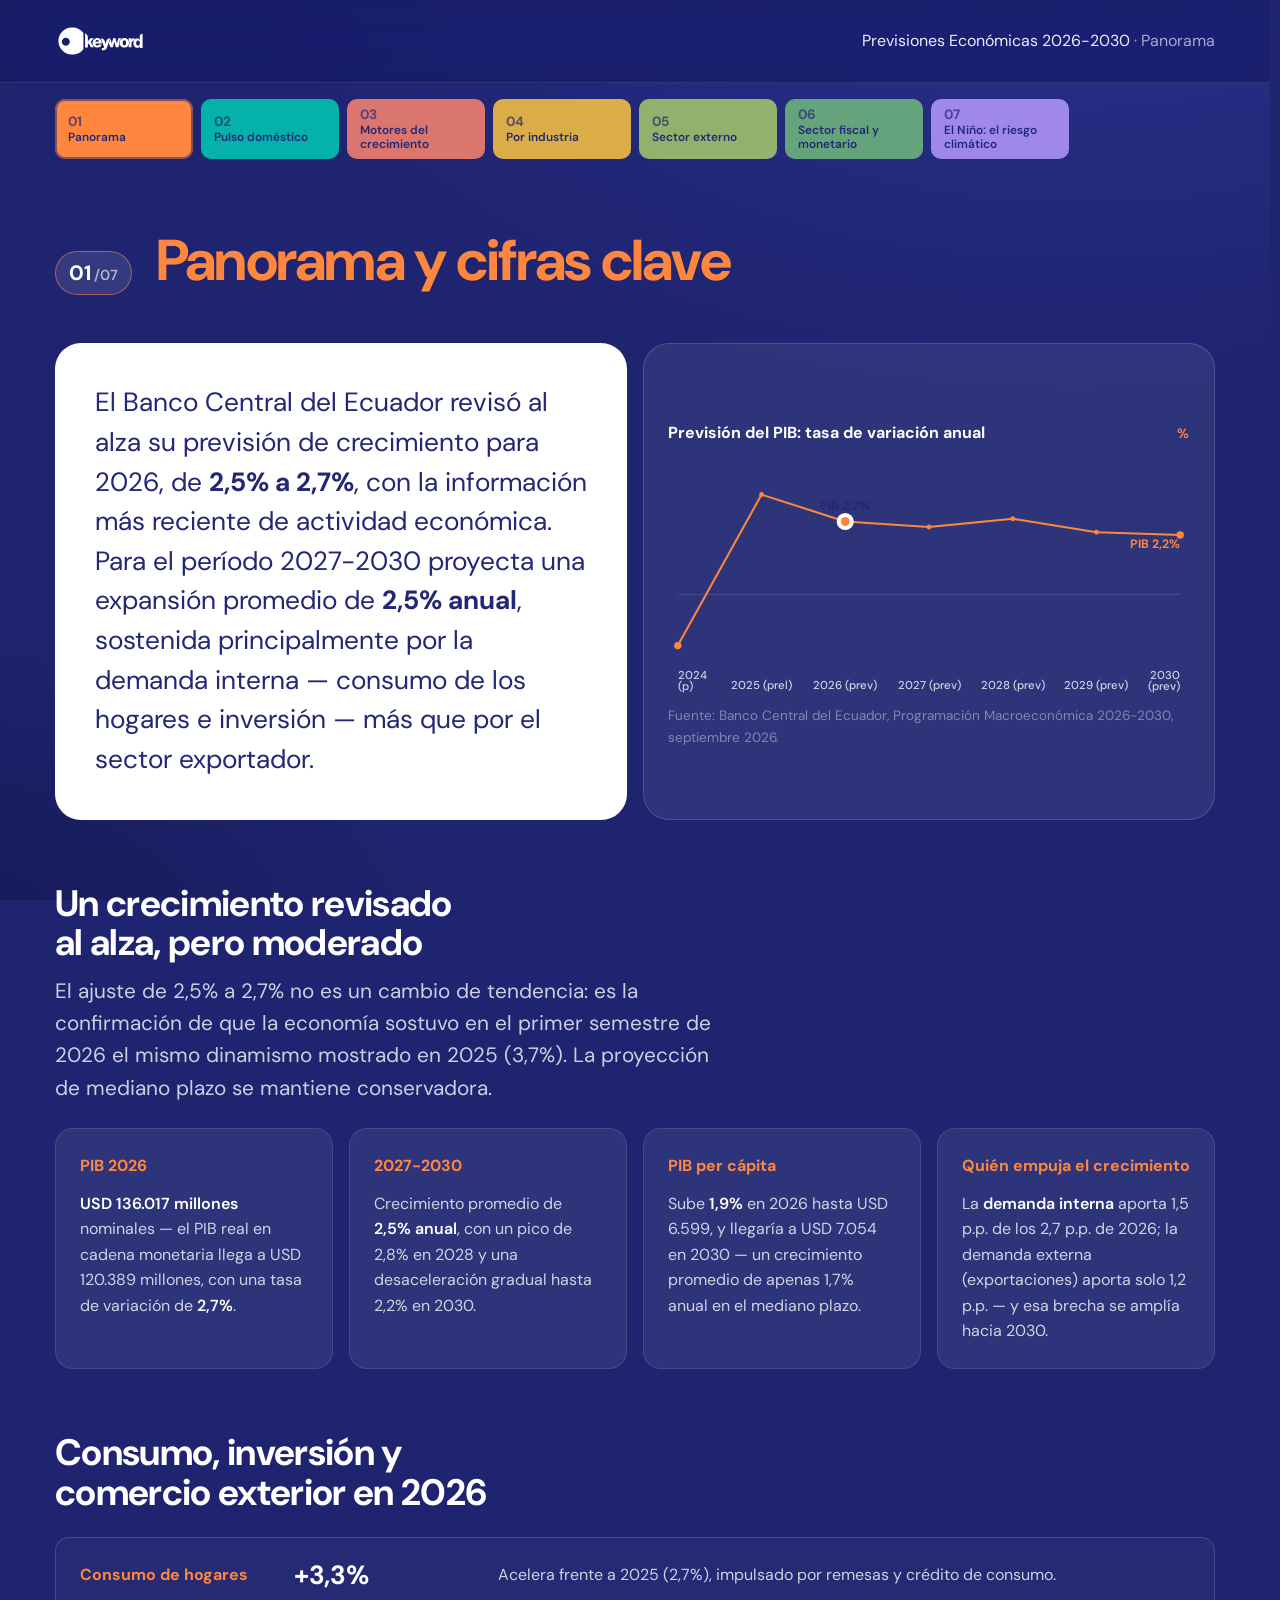
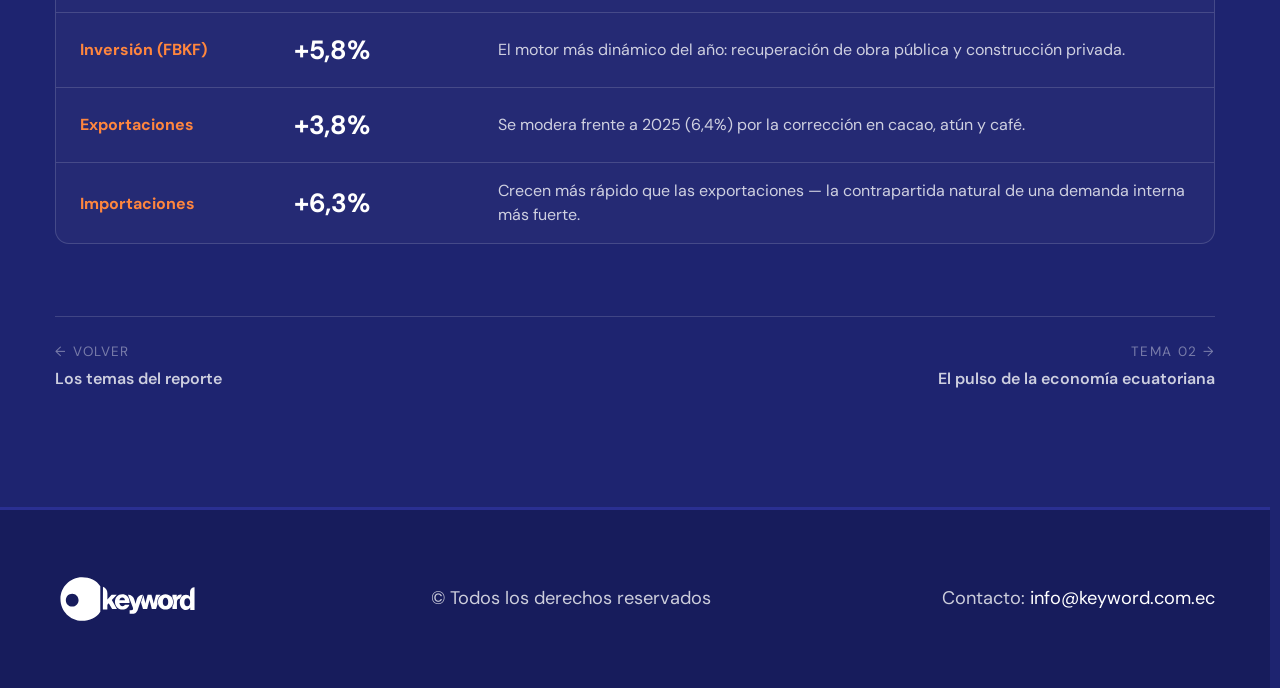
<file: pages/tema-01-panorama.html>
<!doctype html>
<html lang="es" class="no-js">
<head>
  <meta charset="utf-8" />
  <meta name="viewport" content="width=device-width, initial-scale=1" />
  <title>Panorama y cifras clave — Previsiones Económicas 2026-2030 — Keyword</title>
  <meta name="description" content="El BCE revisó al alza la previsión de crecimiento de Ecuador para 2026, de 2,5% a 2,7%, y proyecta un promedio de 2,5% para 2027-2030." />
  <link rel="preconnect" href="https://fonts.googleapis.com" />
  <link rel="preconnect" href="https://fonts.gstatic.com" crossorigin />
  <link rel="stylesheet" href="https://fonts.googleapis.com/css2?family=DM+Sans:opsz,wght@9..40,400;9..40,500;9..40,600;9..40,700&display=swap" />
  <link rel="stylesheet" href="../css/styles.css" />
</head>
<body class="obj-page--1">

<header class="site-header">
  <div class="wrap site-header__inner">
    <a href="../index.html" class="brand" aria-label="Keyword — inicio">
      <img src="../img/logo-keyword-white.svg" alt="Keyword" class="brand__logo" />
    </a>
    <nav class="nav-crumbs" aria-label="Ruta de navegación">
      <a href="../index.html">Previsiones Económicas 2026-2030</a> &middot; <span>Panorama</span>
    </nav>
  </div>
</header>

<main>

<nav class="wrap obj-nav-top" aria-label="Temas del reporte">
  <div class="obj-nav-top__grid">
    <a class="obj-nav-top__item obj-nav-top__item--1" href="tema-01-panorama.html" aria-current="page">
      <small>01</small><span>Panorama</span>
    </a>
    <a class="obj-nav-top__item obj-nav-top__item--2" href="tema-02-pulso-domestico.html">
      <small>02</small><span>Pulso doméstico</span>
    </a>
    <a class="obj-nav-top__item obj-nav-top__item--3" href="tema-03-motores.html">
      <small>03</small><span>Motores del crecimiento</span>
    </a>
    <a class="obj-nav-top__item obj-nav-top__item--4" href="tema-04-industrias.html">
      <small>04</small><span>Por industria</span>
    </a>
    <a class="obj-nav-top__item obj-nav-top__item--5" href="tema-05-externo.html">
      <small>05</small><span>Sector externo</span>
    </a>
    <a class="obj-nav-top__item obj-nav-top__item--6" href="tema-06-fiscal-monetario.html">
      <small>06</small><span>Sector fiscal y monetario</span>
    </a>
    <a class="obj-nav-top__item obj-nav-top__item--7" href="tema-07-el-nino.html">
      <small>07</small><span>El Niño: el riesgo climático</span>
    </a>
  </div>
</nav>

<section class="obj-hero obj-hero--1" aria-labelledby="titulo-tema">
  <div class="wrap">
    <div class="obj-hero__row">
      <span class="obj-hero__num" aria-hidden="true">01<small>/07</small></span>
      <h1 class="obj-hero__name" id="titulo-tema">Panorama y cifras clave</h1>
    </div>

    <div class="obj-lead">
      <div class="obj-lead__card reveal">
        <p class="obj-lead__text">El Banco Central del Ecuador revisó al alza su previsión de crecimiento para 2026, de <strong>2,5% a 2,7%</strong>, con la información más reciente de actividad económica. Para el período 2027-2030 proyecta una expansión promedio de <strong>2,5% anual</strong>, sostenida principalmente por la demanda interna — consumo de los hogares e inversión — más que por el sector exportador.</p>
      </div>
      <figure class="chart-card reveal ">
  <div class="chart-card__head">
    <p class="chart-card__title">Previsión del PIB: tasa de variación anual</p>
    <span class="chart-card__unit">%</span>
  </div>
  <svg class="chart chart--line" viewBox="0 0 640 300" role="img" aria-label="Previsión del PIB: tasa de variación anual" data-orient="x" data-x0="12" data-step="102.67" data-n="7" data-plot-top="20" data-plot-bottom="272"><line class="chart-grid0" x1="12" y1="175.8" x2="628" y2="175.8"/><polyline class="chart-line chart-draw" data-len="732.4" style="stroke:var(--obj-1);stroke-dasharray:732.4;stroke-dashoffset:732.4" points="12.0,238.6 114.7,53.4 217.3,86.4 320.0,93.1 422.7,83.1 525.3,99.7 628.0,103.0"/><circle class="chart-dot" data-idx="0" style="fill:var(--obj-1)" cx="12.0" cy="238.6" r="4.5"><title>PIB · 2024 (p): -1,9%</title></circle><circle class="chart-dot" data-idx="1" style="fill:var(--obj-1)" cx="114.7" cy="53.4" r="3"><title>PIB · 2025 (prel): 3,7%</title></circle><circle class="chart-dot__halo" cx="217.3" cy="86.4" r="10.5"/><circle class="chart-dot chart-dot--on" data-idx="2" style="fill:var(--obj-1)" cx="217.3" cy="86.4" r="6.5"><title>PIB · 2026 (prev): 2,7%</title></circle><text class="chart-label chart-label--on" x="217.3" y="72.4" text-anchor="middle">PIB 2,7%</text><circle class="chart-dot" data-idx="3" style="fill:var(--obj-1)" cx="320.0" cy="93.1" r="3"><title>PIB · 2027 (prev): 2,5%</title></circle><circle class="chart-dot" data-idx="4" style="fill:var(--obj-1)" cx="422.7" cy="83.1" r="3"><title>PIB · 2028 (prev): 2,8%</title></circle><circle class="chart-dot" data-idx="5" style="fill:var(--obj-1)" cx="525.3" cy="99.7" r="3"><title>PIB · 2029 (prev): 2,3%</title></circle><circle class="chart-dot" data-idx="6" style="fill:var(--obj-1)" cx="628.0" cy="103.0" r="4.5"><title>PIB · 2030 (prev): 2,2%</title></circle><text class="chart-label" style="fill:var(--obj-1)" x="628.0" y="119.0" text-anchor="end">PIB 2,2%</text><rect class="chart-hitzone" x="12.0" y="14.0" width="616.0" height="258.0" fill="transparent"/><text class="chart-axis" x="12.0" y="280" text-anchor="start"><tspan x="12.0" dy="0">2024</tspan><tspan x="12.0" dy="13">(p)</tspan></text><text class="chart-axis" x="114.7" y="292" text-anchor="middle">2025 (prel)</text><text class="chart-axis" x="217.3" y="292" text-anchor="middle">2026 (prev)</text><text class="chart-axis" x="320.0" y="292" text-anchor="middle">2027 (prev)</text><text class="chart-axis" x="422.7" y="292" text-anchor="middle">2028 (prev)</text><text class="chart-axis" x="525.3" y="292" text-anchor="middle">2029 (prev)</text><text class="chart-axis" x="628.0" y="280" text-anchor="end"><tspan x="628.0" dy="0">2030</tspan><tspan x="628.0" dy="13">(prev)</tspan></text></svg>
  <script type="application/json" class="chart-data">{"categories": ["2024 (p)", "2025 (prel)", "2026 (prev)", "2027 (prev)", "2028 (prev)", "2029 (prev)", "2030 (prev)"], "series": [{"name": "PIB", "accent": "obj-1", "values": [-1.9, 3.7, 2.7, 2.5, 2.8, 2.3, 2.2]}], "unit": "%"}</script>
  
  <p class="chart-card__source">Fuente: Banco Central del Ecuador, Programación Macroeconómica 2026-2030, septiembre 2026.</p>
</figure>
    </div>

    

    <div class="roadmap">
    <div class="fact-section reveal">
      <header class="fact-section__head">
        <h2 class="fact-section__title">Un crecimiento revisado al alza, pero moderado</h2>
        <p class="fact-section__lead">El ajuste de 2,5% a 2,7% no es un cambio de tendencia: es la confirmación de que la economía sostuvo en el primer semestre de 2026 el mismo dinamismo mostrado en 2025 (3,7%). La proyección de mediano plazo se mantiene conservadora.</p>
      </header>
      <div class="facts-grid reveal">
            <div class="fact">
              <p class="fact__label">PIB 2026</p>
              <p class="fact__text"><strong>USD 136.017 millones</strong> nominales — el PIB real en cadena monetaria llega a USD 120.389 millones, con una tasa de variación de <strong>2,7%</strong>.</p>
            </div>
            <div class="fact">
              <p class="fact__label">2027-2030</p>
              <p class="fact__text">Crecimiento promedio de <strong>2,5% anual</strong>, con un pico de 2,8% en 2028 y una desaceleración gradual hasta 2,2% en 2030.</p>
            </div>
            <div class="fact">
              <p class="fact__label">PIB per cápita</p>
              <p class="fact__text">Sube <strong>1,9%</strong> en 2026 hasta USD 6.599, y llegaría a USD 7.054 en 2030 — un crecimiento promedio de apenas 1,7% anual en el mediano plazo.</p>
            </div>
            <div class="fact">
              <p class="fact__label">Quién empuja el crecimiento</p>
              <p class="fact__text">La <strong>demanda interna</strong> aporta 1,5 p.p. de los 2,7 p.p. de 2026; la demanda externa (exportaciones) aporta solo 1,2 p.p. — y esa brecha se amplía hacia 2030.</p>
            </div>
          </div>
    </div>

    <div class="fact-section reveal">
      <header class="fact-section__head">
        <h2 class="fact-section__title">Consumo, inversión y comercio exterior en 2026</h2>
      </header>
      <div class="stats-list reveal">
          <div class="stat-row">
            <p class="stat-row__key">Consumo de hogares</p>
            <p class="stat-row__val">+3,3%</p>
            <p class="stat-row__ctx">Acelera frente a 2025 (2,7%), impulsado por remesas y crédito de consumo.</p>
          </div>
          <div class="stat-row">
            <p class="stat-row__key">Inversión (FBKF)</p>
            <p class="stat-row__val">+5,8%</p>
            <p class="stat-row__ctx">El motor más dinámico del año: recuperación de obra pública y construcción privada.</p>
          </div>
          <div class="stat-row">
            <p class="stat-row__key">Exportaciones</p>
            <p class="stat-row__val">+3,8%</p>
            <p class="stat-row__ctx">Se modera frente a 2025 (6,4%) por la corrección en cacao, atún y café.</p>
          </div>
          <div class="stat-row">
            <p class="stat-row__key">Importaciones</p>
            <p class="stat-row__val">+6,3%</p>
            <p class="stat-row__ctx">Crecen más rápido que las exportaciones — la contrapartida natural de una demanda interna más fuerte.</p>
          </div>
        </div>
    </div>
    </div>

    <nav class="obj-pager" aria-label="Navegación entre temas">
    <a class="obj-pager__link" href="../index.html#temas">
      <small>&larr; Volver</small>
      <strong>Los temas del reporte</strong>
    </a>
    <a class="obj-pager__link obj-pager__link--next" href="tema-02-pulso-domestico.html">
      <small>Tema 02 &rarr;</small>
      <strong>El pulso de la economía ecuatoriana</strong>
    </a>
    </nav>
  </div>
</section>

</main>

<footer class="site-footer">
  <div class="wrap site-footer__inner">
    <img src="../img/logo-keyword-white.svg" alt="Keyword" class="site-footer__logo" />
    <p class="site-footer__copy">&copy; Todos los derechos reservados</p>
    <p class="site-footer__contact">Contacto: <a href="mailto:info@keyword.com.ec">info@keyword.com.ec</a></p>
  </div>
</footer>

<script src="../js/main.js"></script>
</body>
</html>
</file>
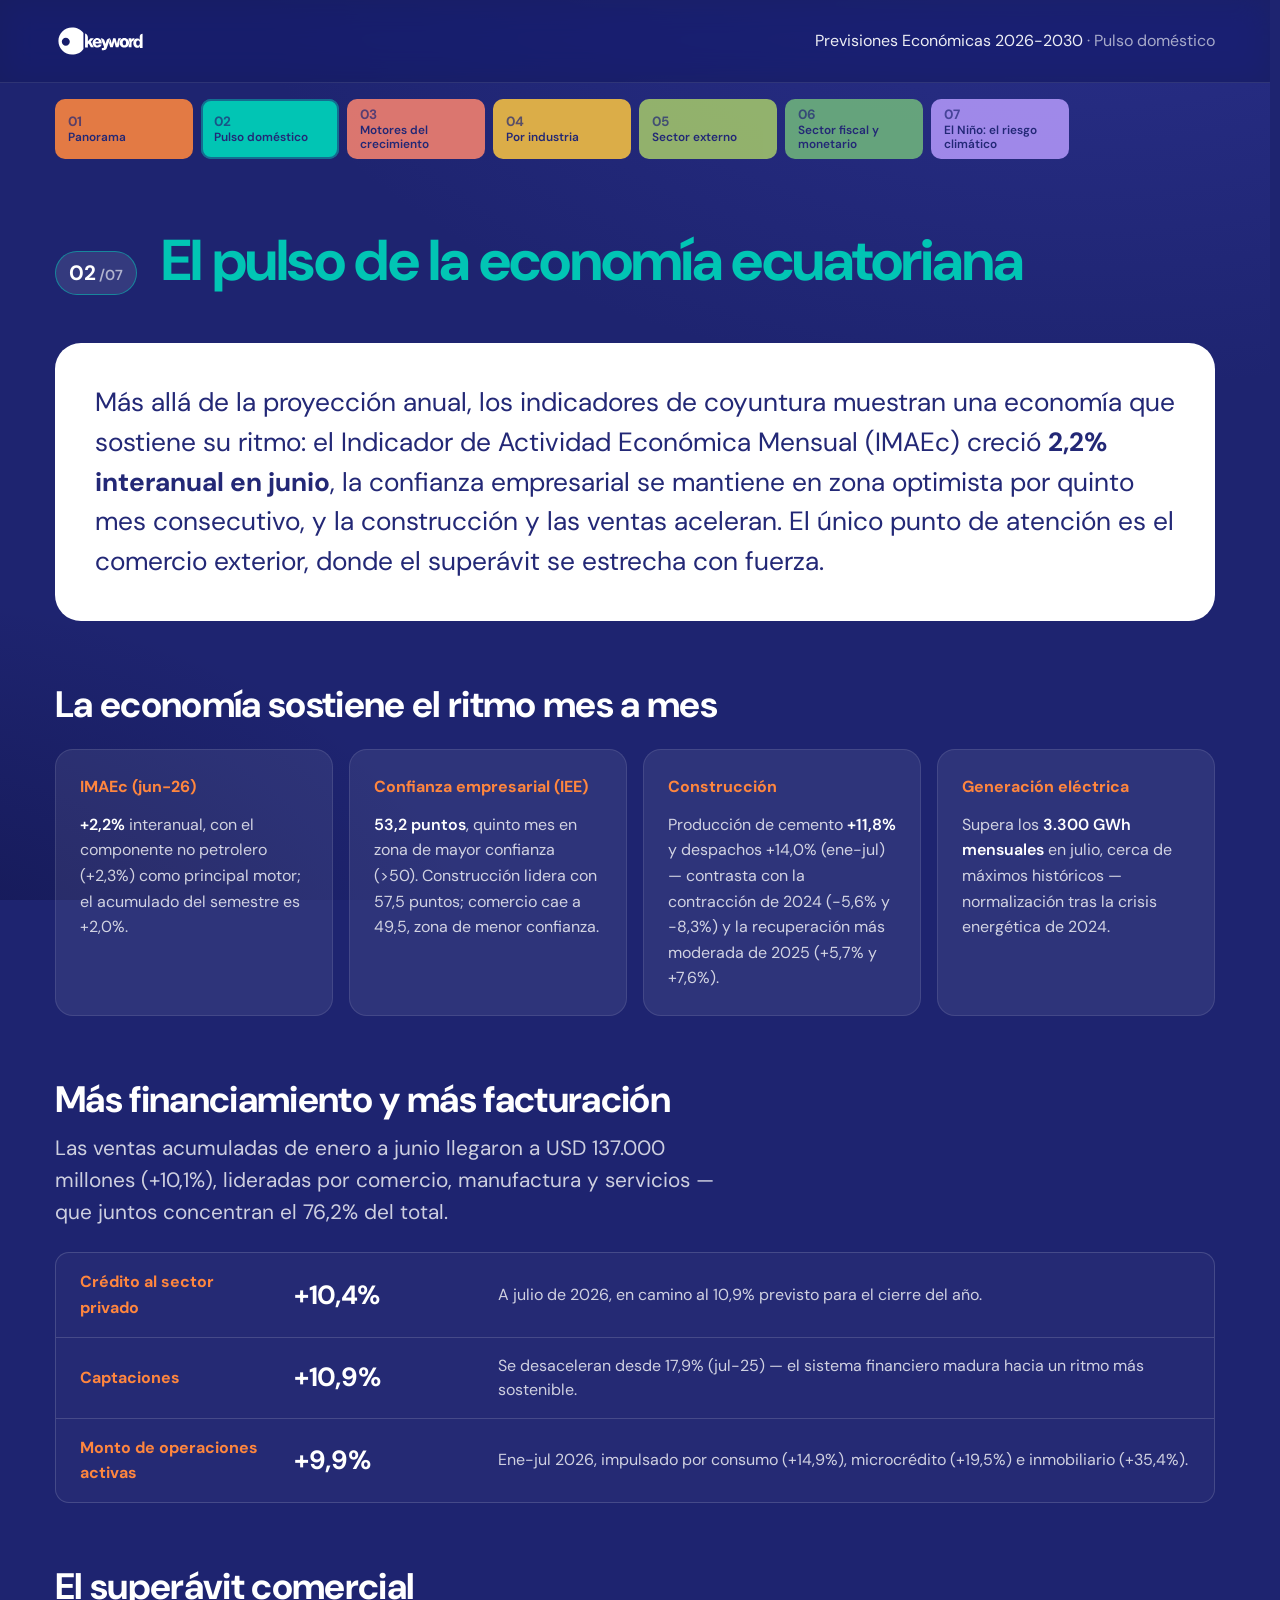
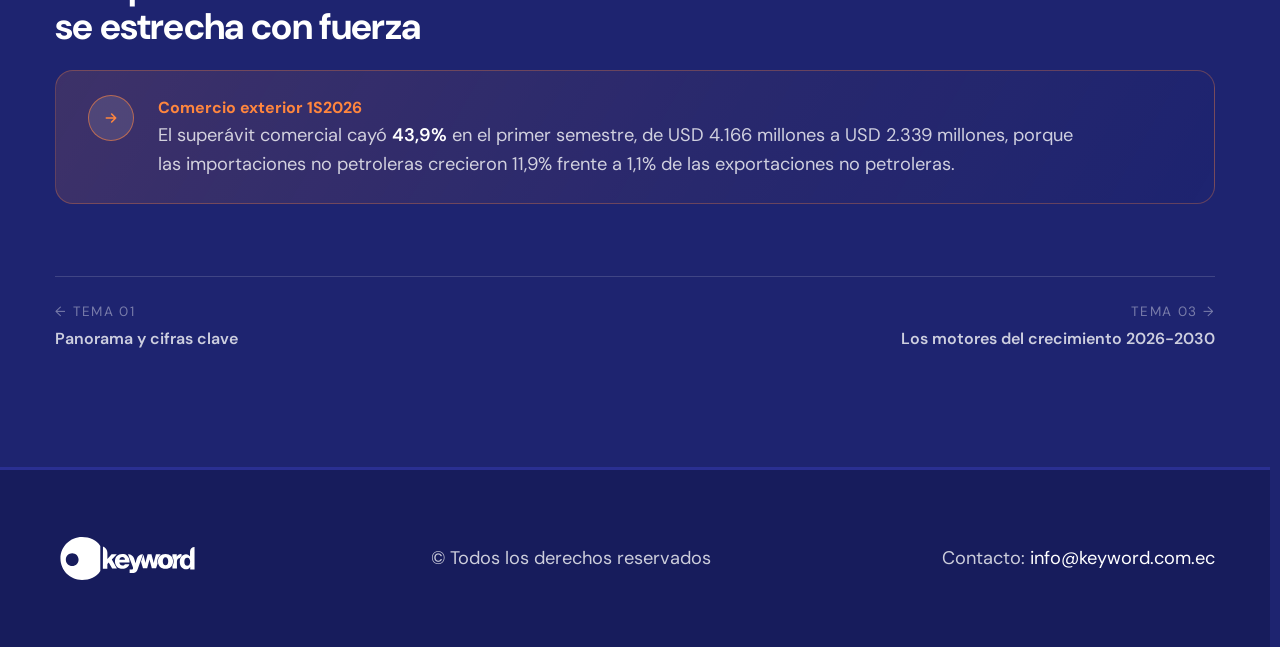
<file: pages/tema-02-pulso-domestico.html>
<!doctype html>
<html lang="es" class="no-js">
<head>
  <meta charset="utf-8" />
  <meta name="viewport" content="width=device-width, initial-scale=1" />
  <title>El pulso de la economía ecuatoriana — Previsiones Económicas 2026-2030 — Keyword</title>
  <meta name="description" content="Actividad económica, confianza empresarial, crédito y comercio exterior: las señales de corto plazo de la economía ecuatoriana en 2026." />
  <link rel="preconnect" href="https://fonts.googleapis.com" />
  <link rel="preconnect" href="https://fonts.gstatic.com" crossorigin />
  <link rel="stylesheet" href="https://fonts.googleapis.com/css2?family=DM+Sans:opsz,wght@9..40,400;9..40,500;9..40,600;9..40,700&display=swap" />
  <link rel="stylesheet" href="../css/styles.css" />
</head>
<body class="obj-page--2">

<header class="site-header">
  <div class="wrap site-header__inner">
    <a href="../index.html" class="brand" aria-label="Keyword — inicio">
      <img src="../img/logo-keyword-white.svg" alt="Keyword" class="brand__logo" />
    </a>
    <nav class="nav-crumbs" aria-label="Ruta de navegación">
      <a href="../index.html">Previsiones Económicas 2026-2030</a> &middot; <span>Pulso doméstico</span>
    </nav>
  </div>
</header>

<main>

<nav class="wrap obj-nav-top" aria-label="Temas del reporte">
  <div class="obj-nav-top__grid">
    <a class="obj-nav-top__item obj-nav-top__item--1" href="tema-01-panorama.html">
      <small>01</small><span>Panorama</span>
    </a>
    <a class="obj-nav-top__item obj-nav-top__item--2" href="tema-02-pulso-domestico.html" aria-current="page">
      <small>02</small><span>Pulso doméstico</span>
    </a>
    <a class="obj-nav-top__item obj-nav-top__item--3" href="tema-03-motores.html">
      <small>03</small><span>Motores del crecimiento</span>
    </a>
    <a class="obj-nav-top__item obj-nav-top__item--4" href="tema-04-industrias.html">
      <small>04</small><span>Por industria</span>
    </a>
    <a class="obj-nav-top__item obj-nav-top__item--5" href="tema-05-externo.html">
      <small>05</small><span>Sector externo</span>
    </a>
    <a class="obj-nav-top__item obj-nav-top__item--6" href="tema-06-fiscal-monetario.html">
      <small>06</small><span>Sector fiscal y monetario</span>
    </a>
    <a class="obj-nav-top__item obj-nav-top__item--7" href="tema-07-el-nino.html">
      <small>07</small><span>El Niño: el riesgo climático</span>
    </a>
  </div>
</nav>

<section class="obj-hero obj-hero--2" aria-labelledby="titulo-tema">
  <div class="wrap">
    <div class="obj-hero__row">
      <span class="obj-hero__num" aria-hidden="true">02<small>/07</small></span>
      <h1 class="obj-hero__name" id="titulo-tema">El pulso de la economía ecuatoriana</h1>
    </div>

    <div class="obj-lead obj-lead--solo">
      <div class="obj-lead__card reveal">
        <p class="obj-lead__text">Más allá de la proyección anual, los indicadores de coyuntura muestran una economía que sostiene su ritmo: el Indicador de Actividad Económica Mensual (IMAEc) creció <strong>2,2% interanual en junio</strong>, la confianza empresarial se mantiene en zona optimista por quinto mes consecutivo, y la construcción y las ventas aceleran. El único punto de atención es el comercio exterior, donde el superávit se estrecha con fuerza.</p>
      </div>
      
    </div>

    

    <div class="roadmap">
    <div class="fact-section reveal">
      <header class="fact-section__head">
        <h2 class="fact-section__title">La economía sostiene el ritmo mes a mes</h2>
      </header>
      <div class="facts-grid reveal">
            <div class="fact">
              <p class="fact__label">IMAEc (jun-26)</p>
              <p class="fact__text"><strong>+2,2%</strong> interanual, con el componente no petrolero (+2,3%) como principal motor; el acumulado del semestre es +2,0%.</p>
            </div>
            <div class="fact">
              <p class="fact__label">Confianza empresarial (IEE)</p>
              <p class="fact__text"><strong>53,2 puntos</strong>, quinto mes en zona de mayor confianza (>50). Construcción lidera con 57,5 puntos; comercio cae a 49,5, zona de menor confianza.</p>
            </div>
            <div class="fact">
              <p class="fact__label">Construcción</p>
              <p class="fact__text">Producción de cemento <strong>+11,8%</strong> y despachos +14,0% (ene-jul) — contrasta con la contracción de 2024 (-5,6% y -8,3%) y la recuperación más moderada de 2025 (+5,7% y +7,6%).</p>
            </div>
            <div class="fact">
              <p class="fact__label">Generación eléctrica</p>
              <p class="fact__text">Supera los <strong>3.300 GWh mensuales</strong> en julio, cerca de máximos históricos — normalización tras la crisis energética de 2024.</p>
            </div>
          </div>
    </div>

    <div class="fact-section reveal">
      <header class="fact-section__head">
        <h2 class="fact-section__title">Más financiamiento y más facturación</h2>
        <p class="fact-section__lead">Las ventas acumuladas de enero a junio llegaron a USD 137.000 millones (+10,1%), lideradas por comercio, manufactura y servicios — que juntos concentran el 76,2% del total.</p>
      </header>
      <div class="stats-list reveal">
          <div class="stat-row">
            <p class="stat-row__key">Crédito al sector privado</p>
            <p class="stat-row__val">+10,4%</p>
            <p class="stat-row__ctx">A julio de 2026, en camino al 10,9% previsto para el cierre del año.</p>
          </div>
          <div class="stat-row">
            <p class="stat-row__key">Captaciones</p>
            <p class="stat-row__val">+10,9%</p>
            <p class="stat-row__ctx">Se desaceleran desde 17,9% (jul-25) — el sistema financiero madura hacia un ritmo más sostenible.</p>
          </div>
          <div class="stat-row">
            <p class="stat-row__key">Monto de operaciones activas</p>
            <p class="stat-row__val">+9,9%</p>
            <p class="stat-row__ctx">Ene-jul 2026, impulsado por consumo (+14,9%), microcrédito (+19,5%) e inmobiliario (+35,4%).</p>
          </div>
        </div>
    </div>

    <div class="fact-section reveal">
      <header class="fact-section__head">
        <h2 class="fact-section__title">El superávit comercial se estrecha con fuerza</h2>
      </header>
      <div class="facts-grid reveal">
            <div class="fact fact--highlight">
              <span class="fact__icon" aria-hidden="true"><svg viewBox="0 0 24 24" fill="none" stroke="currentColor" stroke-width="2.4" stroke-linecap="round" stroke-linejoin="round" aria-hidden="true"><path d="M5 12h14M13 6l6 6-6 6"/></svg></span>
              <div>
                <p class="fact__label">Comercio exterior 1S2026</p>
                <p class="fact__text">El superávit comercial cayó <strong>43,9%</strong> en el primer semestre, de USD 4.166 millones a USD 2.339 millones, porque las importaciones no petroleras crecieron 11,9% frente a 1,1% de las exportaciones no petroleras.</p>
              </div>
            </div>
          </div>
    </div>
    </div>

    <nav class="obj-pager" aria-label="Navegación entre temas">
    <a class="obj-pager__link" href="tema-01-panorama.html">
      <small>&larr; Tema 01</small>
      <strong>Panorama y cifras clave</strong>
    </a>
    <a class="obj-pager__link obj-pager__link--next" href="tema-03-motores.html">
      <small>Tema 03 &rarr;</small>
      <strong>Los motores del crecimiento 2026-2030</strong>
    </a>
    </nav>
  </div>
</section>

</main>

<footer class="site-footer">
  <div class="wrap site-footer__inner">
    <img src="../img/logo-keyword-white.svg" alt="Keyword" class="site-footer__logo" />
    <p class="site-footer__copy">&copy; Todos los derechos reservados</p>
    <p class="site-footer__contact">Contacto: <a href="mailto:info@keyword.com.ec">info@keyword.com.ec</a></p>
  </div>
</footer>

<script src="../js/main.js"></script>
</body>
</html>
</file>
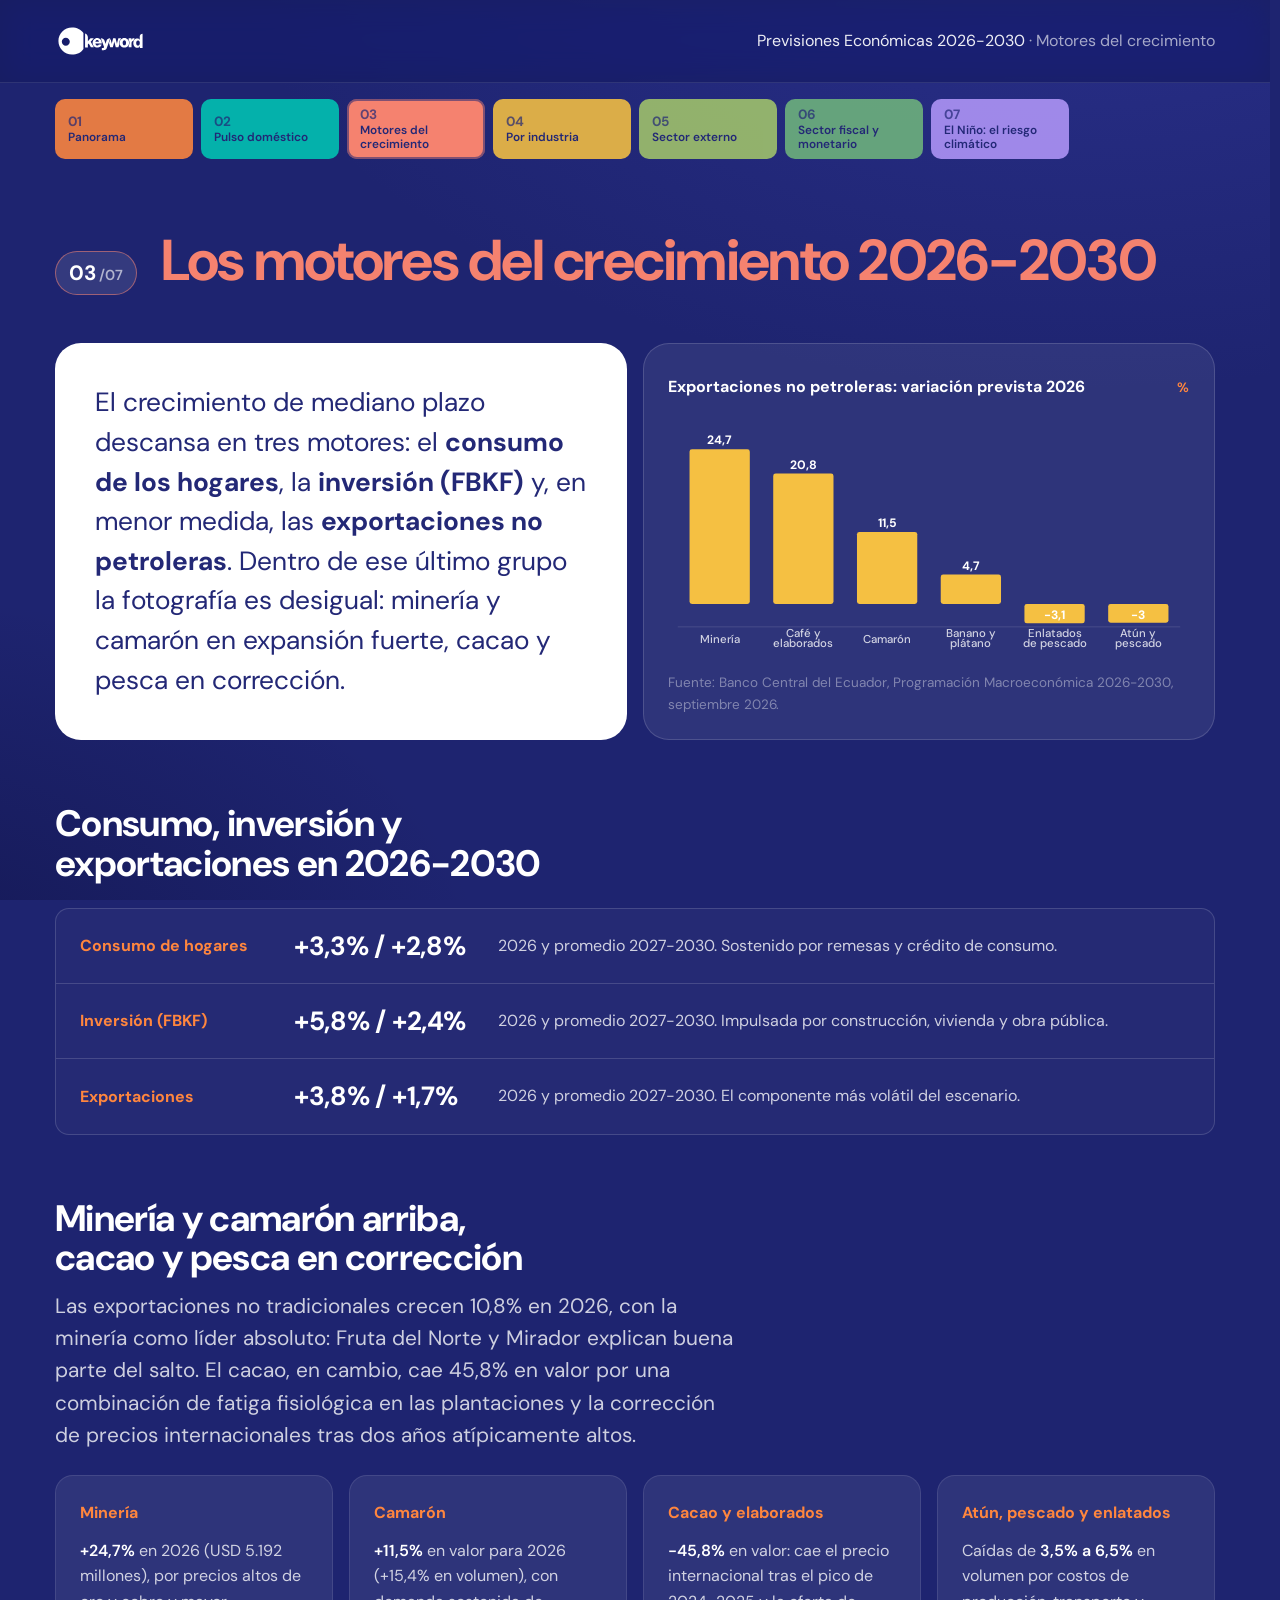
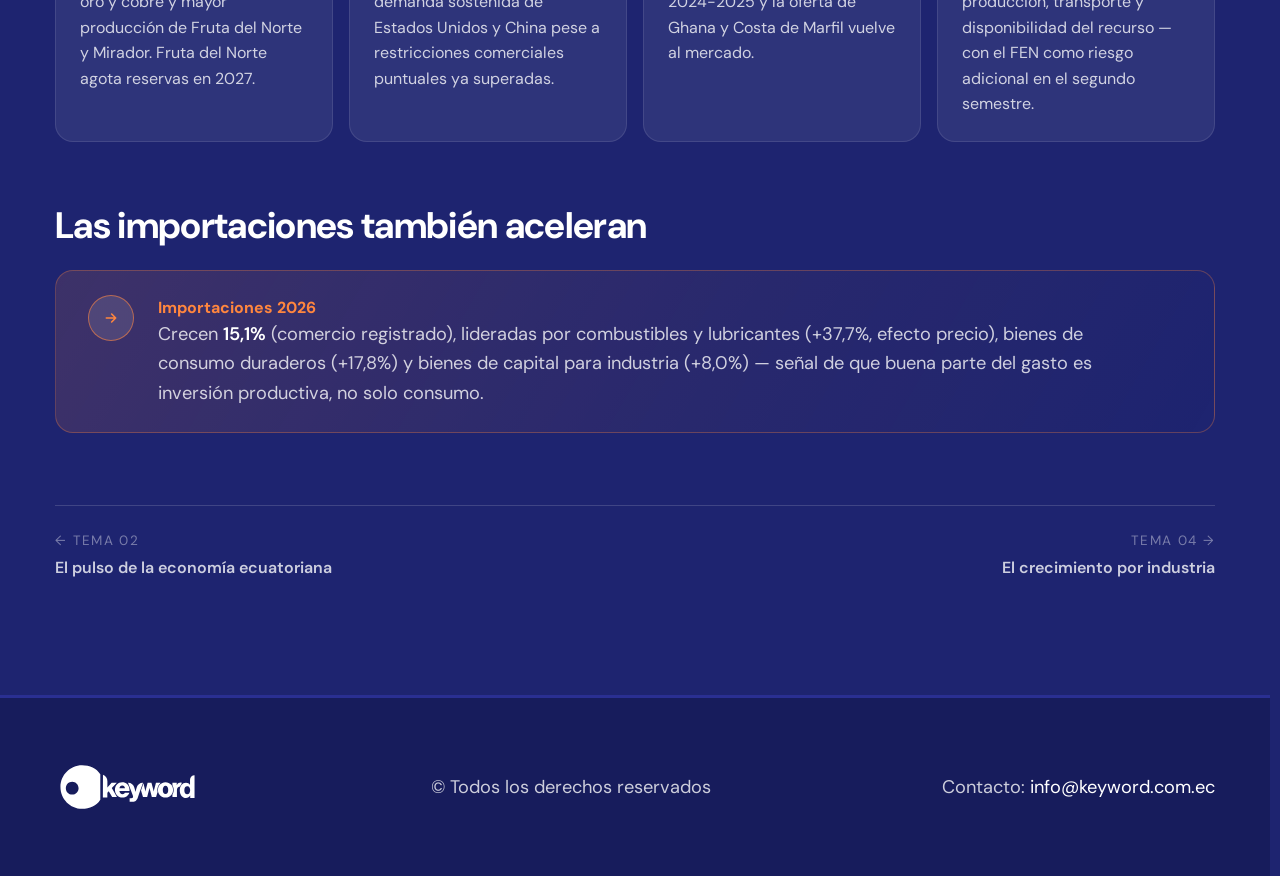
<file: pages/tema-03-motores.html>
<!doctype html>
<html lang="es" class="no-js">
<head>
  <meta charset="utf-8" />
  <meta name="viewport" content="width=device-width, initial-scale=1" />
  <title>Los motores del crecimiento 2026-2030 — Previsiones Económicas 2026-2030 — Keyword</title>
  <meta name="description" content="Consumo, inversión y exportaciones no petroleras: qué sectores impulsan el crecimiento 2026-2030 y cuáles están en corrección." />
  <link rel="preconnect" href="https://fonts.googleapis.com" />
  <link rel="preconnect" href="https://fonts.gstatic.com" crossorigin />
  <link rel="stylesheet" href="https://fonts.googleapis.com/css2?family=DM+Sans:opsz,wght@9..40,400;9..40,500;9..40,600;9..40,700&display=swap" />
  <link rel="stylesheet" href="../css/styles.css" />
</head>
<body class="obj-page--3">

<header class="site-header">
  <div class="wrap site-header__inner">
    <a href="../index.html" class="brand" aria-label="Keyword — inicio">
      <img src="../img/logo-keyword-white.svg" alt="Keyword" class="brand__logo" />
    </a>
    <nav class="nav-crumbs" aria-label="Ruta de navegación">
      <a href="../index.html">Previsiones Económicas 2026-2030</a> &middot; <span>Motores del crecimiento</span>
    </nav>
  </div>
</header>

<main>

<nav class="wrap obj-nav-top" aria-label="Temas del reporte">
  <div class="obj-nav-top__grid">
    <a class="obj-nav-top__item obj-nav-top__item--1" href="tema-01-panorama.html">
      <small>01</small><span>Panorama</span>
    </a>
    <a class="obj-nav-top__item obj-nav-top__item--2" href="tema-02-pulso-domestico.html">
      <small>02</small><span>Pulso doméstico</span>
    </a>
    <a class="obj-nav-top__item obj-nav-top__item--3" href="tema-03-motores.html" aria-current="page">
      <small>03</small><span>Motores del crecimiento</span>
    </a>
    <a class="obj-nav-top__item obj-nav-top__item--4" href="tema-04-industrias.html">
      <small>04</small><span>Por industria</span>
    </a>
    <a class="obj-nav-top__item obj-nav-top__item--5" href="tema-05-externo.html">
      <small>05</small><span>Sector externo</span>
    </a>
    <a class="obj-nav-top__item obj-nav-top__item--6" href="tema-06-fiscal-monetario.html">
      <small>06</small><span>Sector fiscal y monetario</span>
    </a>
    <a class="obj-nav-top__item obj-nav-top__item--7" href="tema-07-el-nino.html">
      <small>07</small><span>El Niño: el riesgo climático</span>
    </a>
  </div>
</nav>

<section class="obj-hero obj-hero--3" aria-labelledby="titulo-tema">
  <div class="wrap">
    <div class="obj-hero__row">
      <span class="obj-hero__num" aria-hidden="true">03<small>/07</small></span>
      <h1 class="obj-hero__name" id="titulo-tema">Los motores del crecimiento 2026-2030</h1>
    </div>

    <div class="obj-lead">
      <div class="obj-lead__card reveal">
        <p class="obj-lead__text">El crecimiento de mediano plazo descansa en tres motores: el <strong>consumo de los hogares</strong>, la <strong>inversión (FBKF)</strong> y, en menor medida, las <strong>exportaciones no petroleras</strong>. Dentro de ese último grupo la fotografía es desigual: minería y camarón en expansión fuerte, cacao y pesca en corrección.</p>
      </div>
      <figure class="chart-card reveal ">
  <div class="chart-card__head">
    <p class="chart-card__title">Exportaciones no petroleras: variación prevista 2026</p>
    <span class="chart-card__unit">%</span>
  </div>
  <svg class="chart chart--bars" viewBox="0 0 640 316" role="img" aria-label="Exportaciones no petroleras: variación prevista 2026" data-orient="x" data-x0="12" data-step="102.67" data-n="6" data-plot-top="20" data-plot-bottom="272"><line class="chart-grid0" x1="12" y1="272.0" x2="628" y2="272.0"/><rect class="chart-bar chart-draw-v" data-idx="0" style="fill:var(--obj-4)" x="26.4" y="54.2" width="73.9" height="189.7" data-final-h="189.7" data-final-y="54.2"><title>Minería: 24,7%</title></rect><text class="chart-val" x="63.3" y="48.2" text-anchor="middle">24,7</text><rect class="chart-bar chart-draw-v" data-idx="1" style="fill:var(--obj-4)" x="129.0" y="84.1" width="73.9" height="159.8" data-final-h="159.8" data-final-y="84.1"><title>Café y elaborados: 20,8%</title></rect><text class="chart-val" x="166.0" y="78.1" text-anchor="middle">20,8</text><rect class="chart-bar chart-draw-v" data-idx="2" style="fill:var(--obj-4)" x="231.7" y="155.6" width="73.9" height="88.3" data-final-h="88.3" data-final-y="155.6"><title>Camarón: 11,5%</title></rect><text class="chart-val" x="268.7" y="149.6" text-anchor="middle">11,5</text><rect class="chart-bar chart-draw-v" data-idx="3" style="fill:var(--obj-4)" x="334.4" y="207.8" width="73.9" height="36.1" data-final-h="36.1" data-final-y="207.8"><title>Banano y plátano: 4,7%</title></rect><text class="chart-val" x="371.3" y="201.8" text-anchor="middle">4,7</text><rect class="chart-bar chart-draw-v" data-idx="4" style="fill:var(--obj-4)" x="437.0" y="243.9" width="73.9" height="23.8" data-final-h="23.8" data-final-y="243.9"><title>Enlatados de pescado: -3,1%</title></rect><text class="chart-val" x="474.0" y="262.0" text-anchor="middle">-3,1</text><rect class="chart-bar chart-draw-v" data-idx="5" style="fill:var(--obj-4)" x="539.7" y="243.9" width="73.9" height="23.0" data-final-h="23.0" data-final-y="243.9"><title>Atún y pescado: -3%</title></rect><text class="chart-val" x="576.7" y="262.0" text-anchor="middle">-3</text><rect class="chart-hitzone" x="12.0" y="14.0" width="616.0" height="258.0" fill="transparent"/><text class="chart-axis" x="63.3" y="292" text-anchor="middle">Minería</text><text class="chart-axis" text-anchor="middle"><tspan x="166.0" y="284">Café y</tspan><tspan x="166.0" y="297">elaborados</tspan></text><text class="chart-axis" x="268.7" y="292" text-anchor="middle">Camarón</text><text class="chart-axis" text-anchor="middle"><tspan x="371.3" y="284">Banano y</tspan><tspan x="371.3" y="297">plátano</tspan></text><text class="chart-axis" text-anchor="middle"><tspan x="474.0" y="284">Enlatados</tspan><tspan x="474.0" y="297">de pescado</tspan></text><text class="chart-axis" text-anchor="middle"><tspan x="576.7" y="284">Atún y</tspan><tspan x="576.7" y="297">pescado</tspan></text></svg>
  <script type="application/json" class="chart-data">{"categories": ["Minería", "Café y elaborados", "Camarón", "Banano y plátano", "Enlatados de pescado", "Atún y pescado"], "series": [{"name": "Variación 2026", "accent": "obj-4", "values": [24.7, 20.8, 11.5, 4.7, -3.1, -3.0]}], "unit": "%"}</script>
  
  <p class="chart-card__source">Fuente: Banco Central del Ecuador, Programación Macroeconómica 2026-2030, septiembre 2026.</p>
</figure>
    </div>

    

    <div class="roadmap">
    <div class="fact-section reveal">
      <header class="fact-section__head">
        <h2 class="fact-section__title">Consumo, inversión y exportaciones en 2026-2030</h2>
      </header>
      <div class="stats-list reveal">
          <div class="stat-row">
            <p class="stat-row__key">Consumo de hogares</p>
            <p class="stat-row__val">+3,3% / +2,8%</p>
            <p class="stat-row__ctx">2026 y promedio 2027-2030. Sostenido por remesas y crédito de consumo.</p>
          </div>
          <div class="stat-row">
            <p class="stat-row__key">Inversión (FBKF)</p>
            <p class="stat-row__val">+5,8% / +2,4%</p>
            <p class="stat-row__ctx">2026 y promedio 2027-2030. Impulsada por construcción, vivienda y obra pública.</p>
          </div>
          <div class="stat-row">
            <p class="stat-row__key">Exportaciones</p>
            <p class="stat-row__val">+3,8% / +1,7%</p>
            <p class="stat-row__ctx">2026 y promedio 2027-2030. El componente más volátil del escenario.</p>
          </div>
        </div>
    </div>

    <div class="fact-section reveal">
      <header class="fact-section__head">
        <h2 class="fact-section__title">Minería y camarón arriba, cacao y pesca en corrección</h2>
        <p class="fact-section__lead">Las exportaciones no tradicionales crecen 10,8% en 2026, con la minería como líder absoluto: Fruta del Norte y Mirador explican buena parte del salto. El cacao, en cambio, cae 45,8% en valor por una combinación de fatiga fisiológica en las plantaciones y la corrección de precios internacionales tras dos años atípicamente altos.</p>
      </header>
      <div class="facts-grid reveal">
            <div class="fact">
              <p class="fact__label">Minería</p>
              <p class="fact__text"><strong>+24,7%</strong> en 2026 (USD 5.192 millones), por precios altos de oro y cobre y mayor producción de Fruta del Norte y Mirador. Fruta del Norte agota reservas en 2027.</p>
            </div>
            <div class="fact">
              <p class="fact__label">Camarón</p>
              <p class="fact__text"><strong>+11,5%</strong> en valor para 2026 (+15,4% en volumen), con demanda sostenida de Estados Unidos y China pese a restricciones comerciales puntuales ya superadas.</p>
            </div>
            <div class="fact">
              <p class="fact__label">Cacao y elaborados</p>
              <p class="fact__text"><strong>-45,8%</strong> en valor: cae el precio internacional tras el pico de 2024-2025 y la oferta de Ghana y Costa de Marfil vuelve al mercado.</p>
            </div>
            <div class="fact">
              <p class="fact__label">Atún, pescado y enlatados</p>
              <p class="fact__text">Caídas de <strong>3,5% a 6,5%</strong> en volumen por costos de producción, transporte y disponibilidad del recurso — con el FEN como riesgo adicional en el segundo semestre.</p>
            </div>
          </div>
    </div>

    <div class="fact-section reveal">
      <header class="fact-section__head">
        <h2 class="fact-section__title">Las importaciones también aceleran</h2>
      </header>
      <div class="facts-grid reveal">
            <div class="fact fact--highlight">
              <span class="fact__icon" aria-hidden="true"><svg viewBox="0 0 24 24" fill="none" stroke="currentColor" stroke-width="2.4" stroke-linecap="round" stroke-linejoin="round" aria-hidden="true"><path d="M5 12h14M13 6l6 6-6 6"/></svg></span>
              <div>
                <p class="fact__label">Importaciones 2026</p>
                <p class="fact__text">Crecen <strong>15,1%</strong> (comercio registrado), lideradas por combustibles y lubricantes (+37,7%, efecto precio), bienes de consumo duraderos (+17,8%) y bienes de capital para industria (+8,0%) — señal de que buena parte del gasto es inversión productiva, no solo consumo.</p>
              </div>
            </div>
          </div>
    </div>
    </div>

    <nav class="obj-pager" aria-label="Navegación entre temas">
    <a class="obj-pager__link" href="tema-02-pulso-domestico.html">
      <small>&larr; Tema 02</small>
      <strong>El pulso de la economía ecuatoriana</strong>
    </a>
    <a class="obj-pager__link obj-pager__link--next" href="tema-04-industrias.html">
      <small>Tema 04 &rarr;</small>
      <strong>El crecimiento por industria</strong>
    </a>
    </nav>
  </div>
</section>

</main>

<footer class="site-footer">
  <div class="wrap site-footer__inner">
    <img src="../img/logo-keyword-white.svg" alt="Keyword" class="site-footer__logo" />
    <p class="site-footer__copy">&copy; Todos los derechos reservados</p>
    <p class="site-footer__contact">Contacto: <a href="mailto:info@keyword.com.ec">info@keyword.com.ec</a></p>
  </div>
</footer>

<script src="../js/main.js"></script>
</body>
</html>
</file>
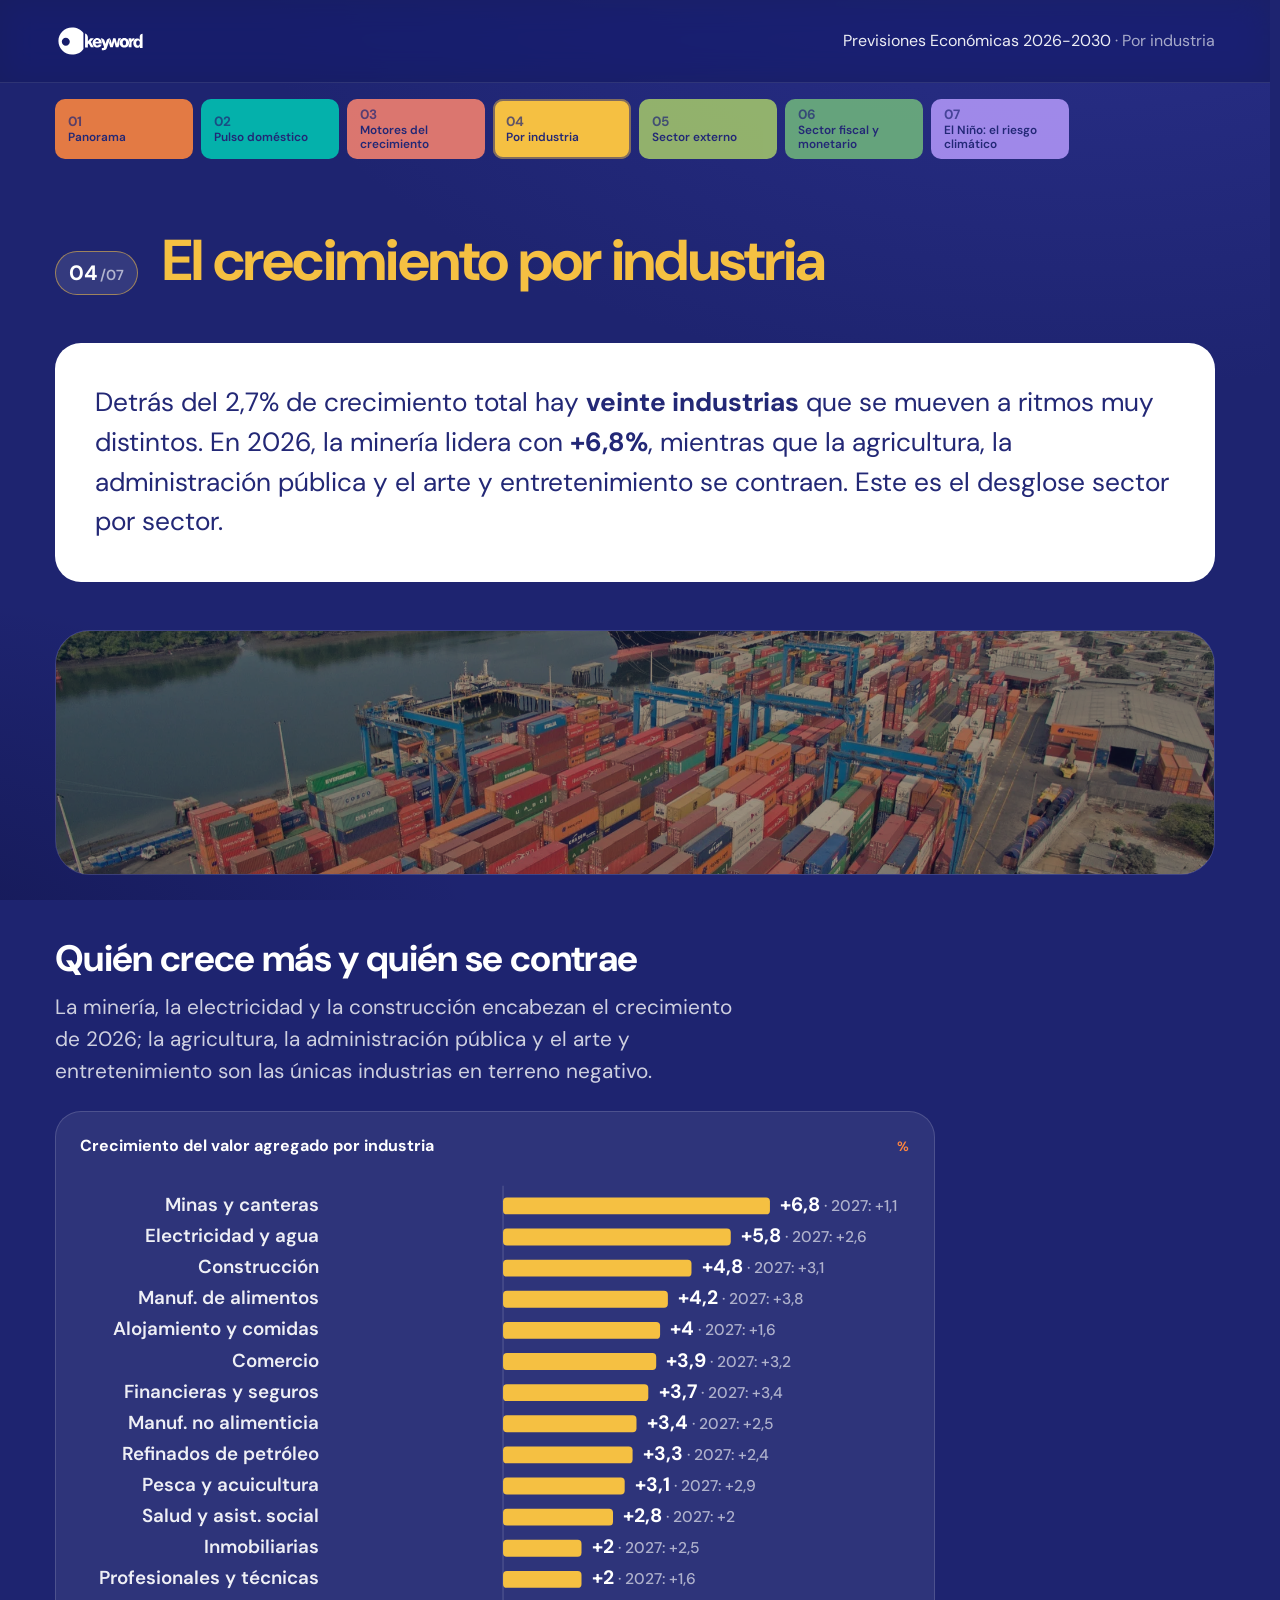
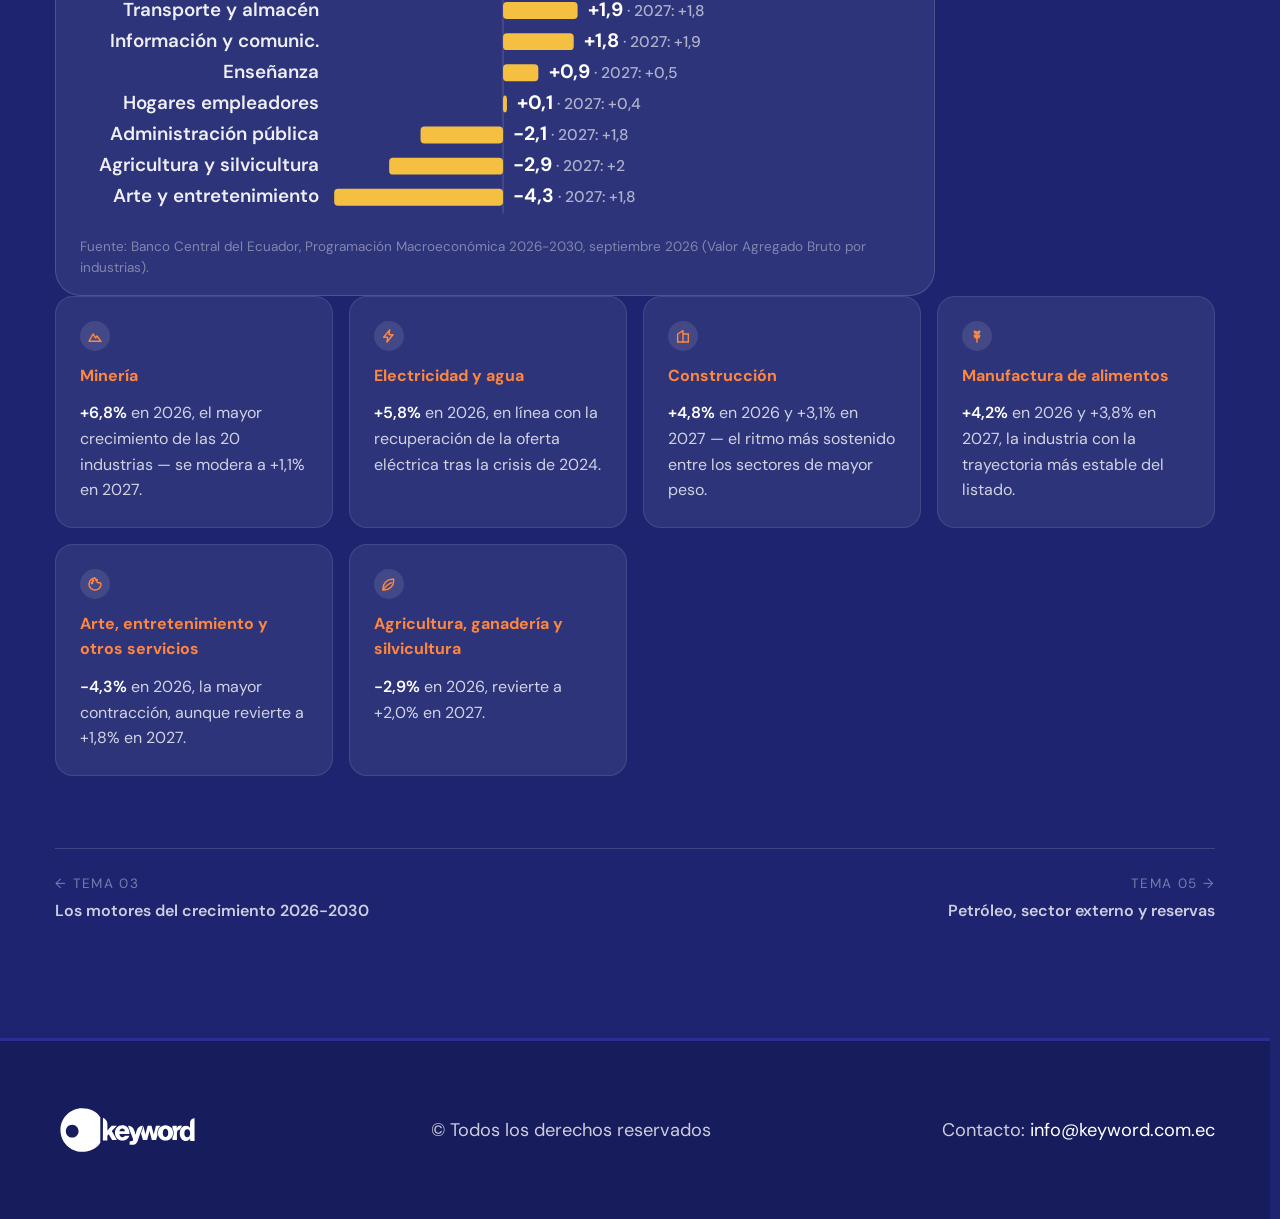
<file: pages/tema-04-industrias.html>
<!doctype html>
<html lang="es" class="no-js">
<head>
  <meta charset="utf-8" />
  <meta name="viewport" content="width=device-width, initial-scale=1" />
  <title>El crecimiento por industria — Previsiones Económicas 2026-2030 — Keyword</title>
  <meta name="description" content="Crecimiento del valor agregado por industria en 2026 y 2027, según el Banco Central del Ecuador — de la minería a la agricultura." />
  <link rel="preconnect" href="https://fonts.googleapis.com" />
  <link rel="preconnect" href="https://fonts.gstatic.com" crossorigin />
  <link rel="stylesheet" href="https://fonts.googleapis.com/css2?family=DM+Sans:opsz,wght@9..40,400;9..40,500;9..40,600;9..40,700&display=swap" />
  <link rel="stylesheet" href="../css/styles.css" />
</head>
<body class="obj-page--4">

<header class="site-header">
  <div class="wrap site-header__inner">
    <a href="../index.html" class="brand" aria-label="Keyword — inicio">
      <img src="../img/logo-keyword-white.svg" alt="Keyword" class="brand__logo" />
    </a>
    <nav class="nav-crumbs" aria-label="Ruta de navegación">
      <a href="../index.html">Previsiones Económicas 2026-2030</a> &middot; <span>Por industria</span>
    </nav>
  </div>
</header>

<main>

<nav class="wrap obj-nav-top" aria-label="Temas del reporte">
  <div class="obj-nav-top__grid">
    <a class="obj-nav-top__item obj-nav-top__item--1" href="tema-01-panorama.html">
      <small>01</small><span>Panorama</span>
    </a>
    <a class="obj-nav-top__item obj-nav-top__item--2" href="tema-02-pulso-domestico.html">
      <small>02</small><span>Pulso doméstico</span>
    </a>
    <a class="obj-nav-top__item obj-nav-top__item--3" href="tema-03-motores.html">
      <small>03</small><span>Motores del crecimiento</span>
    </a>
    <a class="obj-nav-top__item obj-nav-top__item--4" href="tema-04-industrias.html" aria-current="page">
      <small>04</small><span>Por industria</span>
    </a>
    <a class="obj-nav-top__item obj-nav-top__item--5" href="tema-05-externo.html">
      <small>05</small><span>Sector externo</span>
    </a>
    <a class="obj-nav-top__item obj-nav-top__item--6" href="tema-06-fiscal-monetario.html">
      <small>06</small><span>Sector fiscal y monetario</span>
    </a>
    <a class="obj-nav-top__item obj-nav-top__item--7" href="tema-07-el-nino.html">
      <small>07</small><span>El Niño: el riesgo climático</span>
    </a>
  </div>
</nav>

<section class="obj-hero obj-hero--4" aria-labelledby="titulo-tema">
  <div class="wrap">
    <div class="obj-hero__row">
      <span class="obj-hero__num" aria-hidden="true">04<small>/07</small></span>
      <h1 class="obj-hero__name" id="titulo-tema">El crecimiento por industria</h1>
    </div>

    <div class="obj-lead obj-lead--solo">
      <div class="obj-lead__card reveal">
        <p class="obj-lead__text">Detrás del 2,7% de crecimiento total hay <strong>veinte industrias</strong> que se mueven a ritmos muy distintos. En 2026, la minería lidera con <strong>+6,8%</strong>, mientras que la agricultura, la administración pública y el arte y entretenimiento se contraen. Este es el desglose sector por sector.</p>
      </div>
      
    </div>

    <figure class="obj-photo reveal">
  <div class="obj-photo__frame">
    <img src="../img/hero-puerto.webp" alt="Vista aérea de contenedores de exportación en un puerto de Guayaquil" loading="lazy" />
  </div>
</figure>

    <div class="roadmap">
    <div class="fact-section reveal">
      <header class="fact-section__head">
        <h2 class="fact-section__title">Quién crece más y quién se contrae</h2>
        <p class="fact-section__lead">La minería, la electricidad y la construcción encabezan el crecimiento de 2026; la agricultura, la administración pública y el arte y entretenimiento son las únicas industrias en terreno negativo.</p>
      </header>
      <div class="fact-section__chart--cap"><figure class="chart-card reveal ">
        <div class="chart-card__head">
          <p class="chart-card__title">Crecimiento del valor agregado por industria</p>
          <span class="chart-card__unit">%</span>
        </div>
        <svg class="chart chart--hbars" viewBox="0 0 640 510" role="img" aria-label="Crecimiento del valor agregado por industria" data-orient="y" data-y0="20" data-step="24" data-n="20" data-plot-left="0" data-plot-right="640"><line class="chart-grid0" x1="326.2" y1="16" x2="326.2" y2="500"/><text class="chart-axis chart-axis--row" x="184" y="35.4" text-anchor="end">Minas y canteras</text><rect class="chart-bar chart-draw-h" data-idx="0" style="fill:var(--obj-4)" x="326.2" y="25" width="205.8" height="13" data-final-w="205.8" data-dir="r"><title>Minas y canteras: 6,8%</title></rect><text class="chart-val" x="540.0" y="35.4" text-anchor="start">+6,8<tspan class="chart-val__sub"> · 2027: +1,1</tspan></text><text class="chart-axis chart-axis--row" x="184" y="59.4" text-anchor="end">Electricidad y agua</text><rect class="chart-bar chart-draw-h" data-idx="1" style="fill:var(--obj-4)" x="326.2" y="49" width="175.6" height="13" data-final-w="175.6" data-dir="r"><title>Electricidad y agua: 5,8%</title></rect><text class="chart-val" x="509.7" y="59.4" text-anchor="start">+5,8<tspan class="chart-val__sub"> · 2027: +2,6</tspan></text><text class="chart-axis chart-axis--row" x="184" y="83.4" text-anchor="end">Construcción</text><rect class="chart-bar chart-draw-h" data-idx="2" style="fill:var(--obj-4)" x="326.2" y="73" width="145.3" height="13" data-final-w="145.3" data-dir="r"><title>Construcción: 4,8%</title></rect><text class="chart-val" x="479.5" y="83.4" text-anchor="start">+4,8<tspan class="chart-val__sub"> · 2027: +3,1</tspan></text><text class="chart-axis chart-axis--row" x="184" y="107.4" text-anchor="end">Manuf. de alimentos</text><rect class="chart-bar chart-draw-h" data-idx="3" style="fill:var(--obj-4)" x="326.2" y="97" width="127.1" height="13" data-final-w="127.1" data-dir="r"><title>Manuf. de alimentos: 4,2%</title></rect><text class="chart-val" x="461.3" y="107.4" text-anchor="start">+4,2<tspan class="chart-val__sub"> · 2027: +3,8</tspan></text><text class="chart-axis chart-axis--row" x="184" y="131.4" text-anchor="end">Alojamiento y comidas</text><rect class="chart-bar chart-draw-h" data-idx="4" style="fill:var(--obj-4)" x="326.2" y="121" width="121.1" height="13" data-final-w="121.1" data-dir="r"><title>Alojamiento y comidas: 4%</title></rect><text class="chart-val" x="455.2" y="131.4" text-anchor="start">+4<tspan class="chart-val__sub"> · 2027: +1,6</tspan></text><text class="chart-axis chart-axis--row" x="184" y="155.4" text-anchor="end">Comercio</text><rect class="chart-bar chart-draw-h" data-idx="5" style="fill:var(--obj-4)" x="326.2" y="145" width="118.1" height="13" data-final-w="118.1" data-dir="r"><title>Comercio: 3,9%</title></rect><text class="chart-val" x="452.2" y="155.4" text-anchor="start">+3,9<tspan class="chart-val__sub"> · 2027: +3,2</tspan></text><text class="chart-axis chart-axis--row" x="184" y="179.4" text-anchor="end">Financieras y seguros</text><rect class="chart-bar chart-draw-h" data-idx="6" style="fill:var(--obj-4)" x="326.2" y="169" width="112.0" height="13" data-final-w="112.0" data-dir="r"><title>Financieras y seguros: 3,7%</title></rect><text class="chart-val" x="446.2" y="179.4" text-anchor="start">+3,7<tspan class="chart-val__sub"> · 2027: +3,4</tspan></text><text class="chart-axis chart-axis--row" x="184" y="203.4" text-anchor="end">Manuf. no alimenticia</text><rect class="chart-bar chart-draw-h" data-idx="7" style="fill:var(--obj-4)" x="326.2" y="193" width="102.9" height="13" data-final-w="102.9" data-dir="r"><title>Manuf. no alimenticia: 3,4%</title></rect><text class="chart-val" x="437.1" y="203.4" text-anchor="start">+3,4<tspan class="chart-val__sub"> · 2027: +2,5</tspan></text><text class="chart-axis chart-axis--row" x="184" y="227.4" text-anchor="end">Refinados de petróleo</text><rect class="chart-bar chart-draw-h" data-idx="8" style="fill:var(--obj-4)" x="326.2" y="217" width="99.9" height="13" data-final-w="99.9" data-dir="r"><title>Refinados de petróleo: 3,3%</title></rect><text class="chart-val" x="434.1" y="227.4" text-anchor="start">+3,3<tspan class="chart-val__sub"> · 2027: +2,4</tspan></text><text class="chart-axis chart-axis--row" x="184" y="251.4" text-anchor="end">Pesca y acuicultura</text><rect class="chart-bar chart-draw-h" data-idx="9" style="fill:var(--obj-4)" x="326.2" y="241" width="93.8" height="13" data-final-w="93.8" data-dir="r"><title>Pesca y acuicultura: 3,1%</title></rect><text class="chart-val" x="428.0" y="251.4" text-anchor="start">+3,1<tspan class="chart-val__sub"> · 2027: +2,9</tspan></text><text class="chart-axis chart-axis--row" x="184" y="275.4" text-anchor="end">Salud y asist. social</text><rect class="chart-bar chart-draw-h" data-idx="10" style="fill:var(--obj-4)" x="326.2" y="265" width="84.8" height="13" data-final-w="84.8" data-dir="r"><title>Salud y asist. social: 2,8%</title></rect><text class="chart-val" x="418.9" y="275.4" text-anchor="start">+2,8<tspan class="chart-val__sub"> · 2027: +2</tspan></text><text class="chart-axis chart-axis--row" x="184" y="299.4" text-anchor="end">Inmobiliarias</text><rect class="chart-bar chart-draw-h" data-idx="11" style="fill:var(--obj-4)" x="326.2" y="289" width="60.5" height="13" data-final-w="60.5" data-dir="r"><title>Inmobiliarias: 2%</title></rect><text class="chart-val" x="394.7" y="299.4" text-anchor="start">+2<tspan class="chart-val__sub"> · 2027: +2,5</tspan></text><text class="chart-axis chart-axis--row" x="184" y="323.4" text-anchor="end">Profesionales y técnicas</text><rect class="chart-bar chart-draw-h" data-idx="12" style="fill:var(--obj-4)" x="326.2" y="313" width="60.5" height="13" data-final-w="60.5" data-dir="r"><title>Profesionales y técnicas: 2%</title></rect><text class="chart-val" x="394.7" y="323.4" text-anchor="start">+2<tspan class="chart-val__sub"> · 2027: +1,6</tspan></text><text class="chart-axis chart-axis--row" x="184" y="347.4" text-anchor="end">Transporte y almacén</text><rect class="chart-bar chart-draw-h" data-idx="13" style="fill:var(--obj-4)" x="326.2" y="337" width="57.5" height="13" data-final-w="57.5" data-dir="r"><title>Transporte y almacén: 1,9%</title></rect><text class="chart-val" x="391.7" y="347.4" text-anchor="start">+1,9<tspan class="chart-val__sub"> · 2027: +1,8</tspan></text><text class="chart-axis chart-axis--row" x="184" y="371.4" text-anchor="end">Información y comunic.</text><rect class="chart-bar chart-draw-h" data-idx="14" style="fill:var(--obj-4)" x="326.2" y="361" width="54.5" height="13" data-final-w="54.5" data-dir="r"><title>Información y comunic.: 1,8%</title></rect><text class="chart-val" x="388.6" y="371.4" text-anchor="start">+1,8<tspan class="chart-val__sub"> · 2027: +1,9</tspan></text><text class="chart-axis chart-axis--row" x="184" y="395.4" text-anchor="end">Enseñanza</text><rect class="chart-bar chart-draw-h" data-idx="15" style="fill:var(--obj-4)" x="326.2" y="385" width="27.2" height="13" data-final-w="27.2" data-dir="r"><title>Enseñanza: 0,9%</title></rect><text class="chart-val" x="361.4" y="395.4" text-anchor="start">+0,9<tspan class="chart-val__sub"> · 2027: +0,5</tspan></text><text class="chart-axis chart-axis--row" x="184" y="419.4" text-anchor="end">Hogares empleadores</text><rect class="chart-bar chart-draw-h" data-idx="16" style="fill:var(--obj-4)" x="326.2" y="409" width="3.0" height="13" data-final-w="3.0" data-dir="r"><title>Hogares empleadores: 0,1%</title></rect><text class="chart-val" x="337.2" y="419.4" text-anchor="start">+0,1<tspan class="chart-val__sub"> · 2027: +0,4</tspan></text><text class="chart-axis chart-axis--row" x="184" y="443.4" text-anchor="end">Administración pública</text><rect class="chart-bar chart-draw-h" data-idx="17" style="fill:var(--obj-4)" x="262.6" y="433" width="63.6" height="13" data-final-w="63.6" data-dir="l"><title>Administración pública: -2,1%</title></rect><text class="chart-val" x="334.2" y="443.4" text-anchor="start">-2,1<tspan class="chart-val__sub"> · 2027: +1,8</tspan></text><text class="chart-axis chart-axis--row" x="184" y="467.4" text-anchor="end">Agricultura y silvicultura</text><rect class="chart-bar chart-draw-h" data-idx="18" style="fill:var(--obj-4)" x="238.4" y="457" width="87.8" height="13" data-final-w="87.8" data-dir="l"><title>Agricultura y silvicultura: -2,9%</title></rect><text class="chart-val" x="334.2" y="467.4" text-anchor="start">-2,9<tspan class="chart-val__sub"> · 2027: +2</tspan></text><text class="chart-axis chart-axis--row" x="184" y="491.4" text-anchor="end">Arte y entretenimiento</text><rect class="chart-bar chart-draw-h" data-idx="19" style="fill:var(--obj-4)" x="196.0" y="481" width="130.2" height="13" data-final-w="130.2" data-dir="l"><title>Arte y entretenimiento: -4,3%</title></rect><text class="chart-val" x="334.2" y="491.4" text-anchor="start">-4,3<tspan class="chart-val__sub"> · 2027: +1,8</tspan></text><rect class="chart-hitzone" x="0.0" y="20.0" width="640.0" height="480.0" fill="transparent"/></svg>
        <script type="application/json" class="chart-data">{"categories": ["Minas y canteras", "Electricidad y agua", "Construcción", "Manuf. de alimentos", "Alojamiento y comidas", "Comercio", "Financieras y seguros", "Manuf. no alimenticia", "Refinados de petróleo", "Pesca y acuicultura", "Salud y asist. social", "Inmobiliarias", "Profesionales y técnicas", "Transporte y almacén", "Información y comunic.", "Enseñanza", "Hogares empleadores", "Administración pública", "Agricultura y silvicultura", "Arte y entretenimiento"], "series": [{"name": "2026 (prev)", "accent": "obj-4", "values": [6.8, 5.8, 4.8, 4.2, 4.0, 3.9, 3.7, 3.4, 3.3, 3.1, 2.8, 2.0, 2.0, 1.9, 1.8, 0.9, 0.1, -2.1, -2.9, -4.3]}], "unit": "%", "series2": {"name": "2027:", "values": [1.1, 2.6, 3.1, 3.8, 1.6, 3.2, 3.4, 2.5, 2.4, 2.9, 2.0, 2.5, 1.6, 1.8, 1.9, 0.5, 0.4, 1.8, 2.0, 1.8]}}</script>
        
        <p class="chart-card__source">Fuente: Banco Central del Ecuador, Programación Macroeconómica 2026-2030, septiembre 2026 (Valor Agregado Bruto por industrias).</p>
      </figure></div>

      <div class="facts-grid reveal">
            <div class="fact">
              <span class="fact__icon" aria-hidden="true"><svg viewBox="0 0 24 24" fill="none" stroke="currentColor" stroke-width="2.2" stroke-linecap="round" stroke-linejoin="round" aria-hidden="true"><path d="M3 20l6-11 4 6 2-3 6 8z"/></svg></span>
              <p class="fact__label">Minería</p>
              <p class="fact__text"><strong>+6,8%</strong> en 2026, el mayor crecimiento de las 20 industrias — se modera a +1,1% en 2027.</p>
            </div>
            <div class="fact">
              <span class="fact__icon" aria-hidden="true"><svg viewBox="0 0 24 24" fill="none" stroke="currentColor" stroke-width="2.2" stroke-linecap="round" stroke-linejoin="round" aria-hidden="true"><path d="M13 3 4 14h6l-1 7 9-11h-6z"/></svg></span>
              <p class="fact__label">Electricidad y agua</p>
              <p class="fact__text"><strong>+5,8%</strong> en 2026, en línea con la recuperación de la oferta eléctrica tras la crisis de 2024.</p>
            </div>
            <div class="fact">
              <span class="fact__icon" aria-hidden="true"><svg viewBox="0 0 24 24" fill="none" stroke="currentColor" stroke-width="2.2" stroke-linecap="round" stroke-linejoin="round" aria-hidden="true"><path d="M4 21V9l8-5v5h8v12"/><path d="M12 9v12"/><path d="M4 21h16"/></svg></span>
              <p class="fact__label">Construcción</p>
              <p class="fact__text"><strong>+4,8%</strong> en 2026 y +3,1% en 2027 — el ritmo más sostenido entre los sectores de mayor peso.</p>
            </div>
            <div class="fact">
              <span class="fact__icon" aria-hidden="true"><svg viewBox="0 0 24 24" fill="none" stroke="currentColor" stroke-width="2.2" stroke-linecap="round" stroke-linejoin="round" aria-hidden="true"><path d="M12 21V9"/><path d="M12 9c-2.2 0-4-1.8-4-4 2.2 0 4 1.8 4 4z"/><path d="M12 9c2.2 0 4-1.8 4-4-2.2 0-4 1.8-4 4z"/><path d="M12 15c-2.2 0-4-1.8-4-4 2.2 0 4 1.8 4 4z"/><path d="M12 15c2.2 0 4-1.8 4-4-2.2 0-4 1.8-4 4z"/></svg></span>
              <p class="fact__label">Manufactura de alimentos</p>
              <p class="fact__text"><strong>+4,2%</strong> en 2026 y +3,8% en 2027, la industria con la trayectoria más estable del listado.</p>
            </div>
            <div class="fact">
              <span class="fact__icon" aria-hidden="true"><svg viewBox="0 0 24 24" fill="none" stroke="currentColor" stroke-width="2.2" stroke-linecap="round" stroke-linejoin="round" aria-hidden="true"><path d="M12 3a9 9 0 1 0 9 9c0-1.1-.9-2-2-2h-2.2a2 2 0 0 1-1.9-2.7c.2-.5.1-1-.3-1.4A2 2 0 0 0 13 5.3c0-.9-.4-1.7-1-2.1-.6-.2-1.3-.2-2 0"/><circle cx="7.5" cy="10.5" r="1"/><circle cx="9" cy="7" r="1"/><circle cx="14.5" cy="6.2" r="1"/></svg></span>
              <p class="fact__label">Arte, entretenimiento y otros servicios</p>
              <p class="fact__text"><strong>-4,3%</strong> en 2026, la mayor contracción, aunque revierte a +1,8% en 2027.</p>
            </div>
            <div class="fact">
              <span class="fact__icon" aria-hidden="true"><svg viewBox="0 0 24 24" fill="none" stroke="currentColor" stroke-width="2.2" stroke-linecap="round" stroke-linejoin="round" aria-hidden="true"><path d="M5 21c8 0 14-6 14-14V5h-2C9 5 3 11 3 19v2z"/><path d="M3 21c4-6 8-9 13-11"/></svg></span>
              <p class="fact__label">Agricultura, ganadería y silvicultura</p>
              <p class="fact__text"><strong>-2,9%</strong> en 2026, revierte a +2,0% en 2027.</p>
            </div>
          </div>
    </div>
    </div>

    <nav class="obj-pager" aria-label="Navegación entre temas">
    <a class="obj-pager__link" href="tema-03-motores.html">
      <small>&larr; Tema 03</small>
      <strong>Los motores del crecimiento 2026-2030</strong>
    </a>
    <a class="obj-pager__link obj-pager__link--next" href="tema-05-externo.html">
      <small>Tema 05 &rarr;</small>
      <strong>Petróleo, sector externo y reservas</strong>
    </a>
    </nav>
  </div>
</section>

</main>

<footer class="site-footer">
  <div class="wrap site-footer__inner">
    <img src="../img/logo-keyword-white.svg" alt="Keyword" class="site-footer__logo" />
    <p class="site-footer__copy">&copy; Todos los derechos reservados</p>
    <p class="site-footer__contact">Contacto: <a href="mailto:info@keyword.com.ec">info@keyword.com.ec</a></p>
  </div>
</footer>

<script src="../js/main.js"></script>
</body>
</html>
</file>
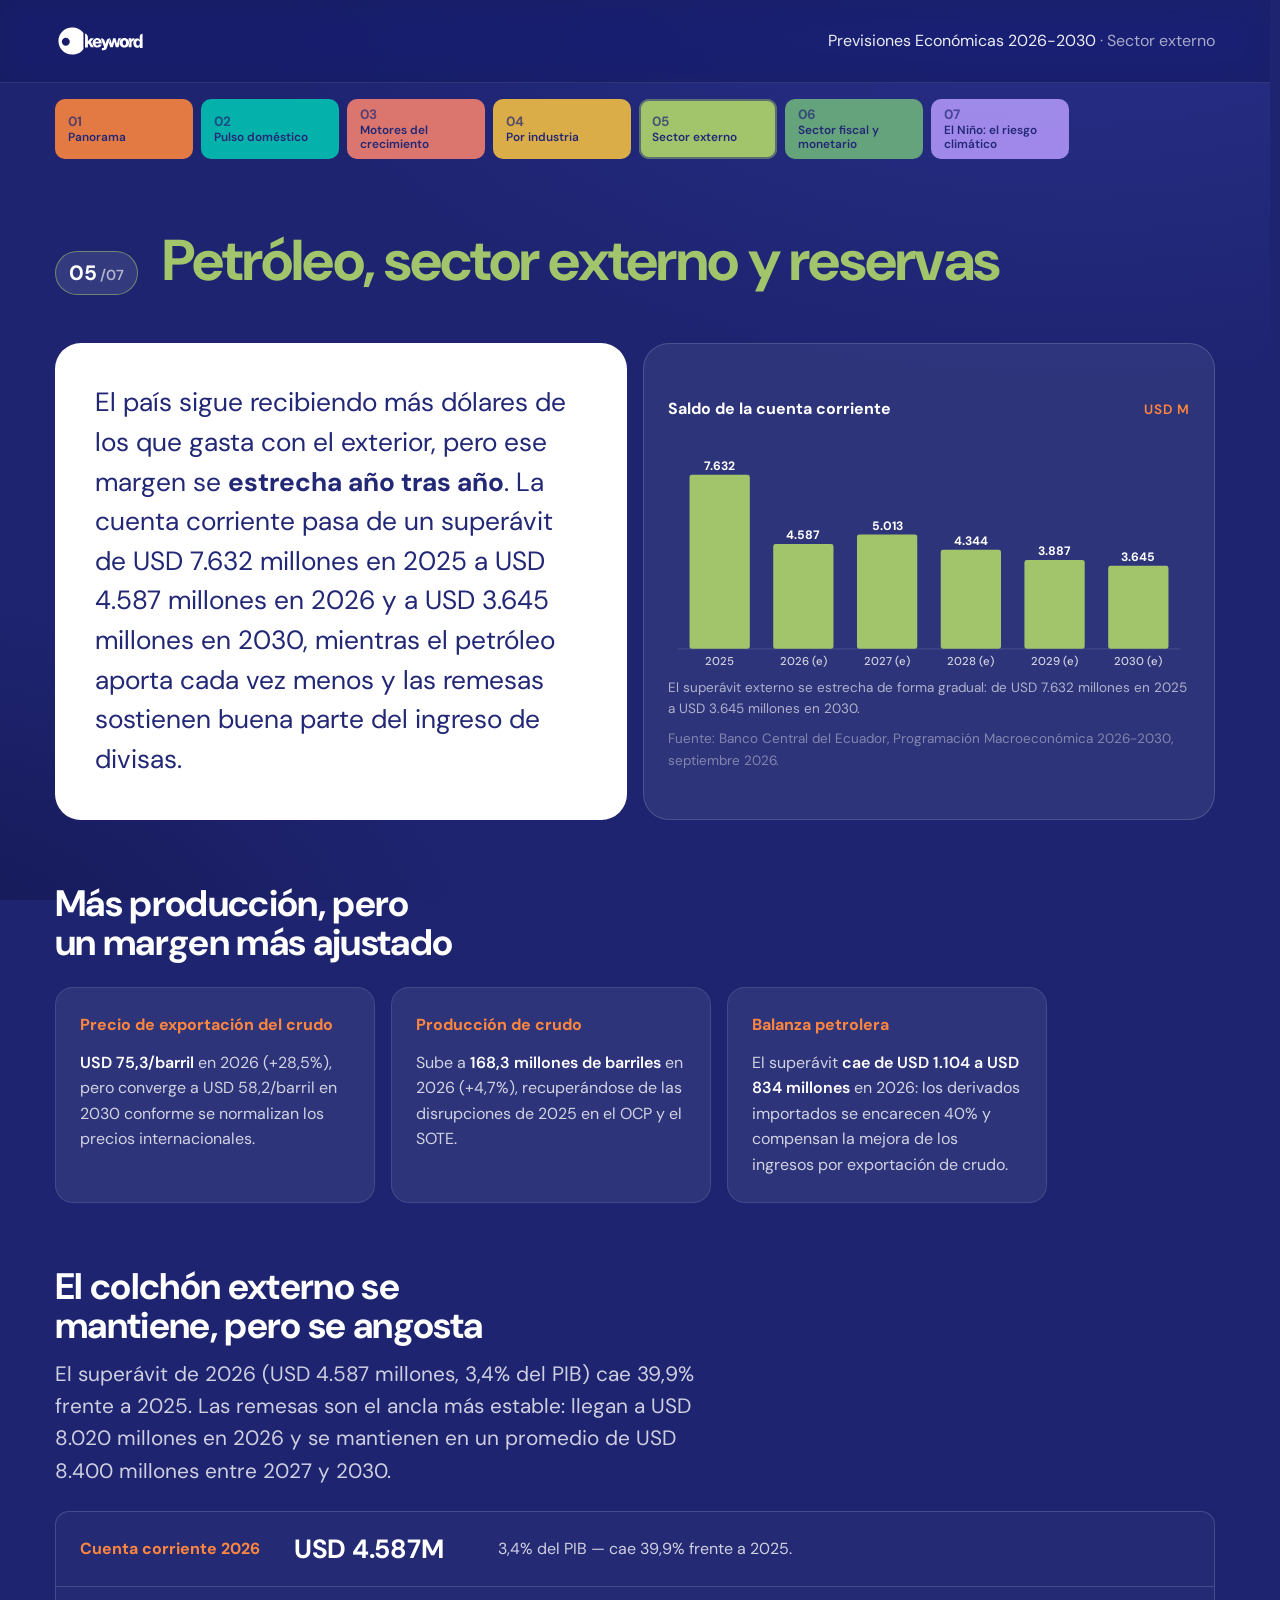
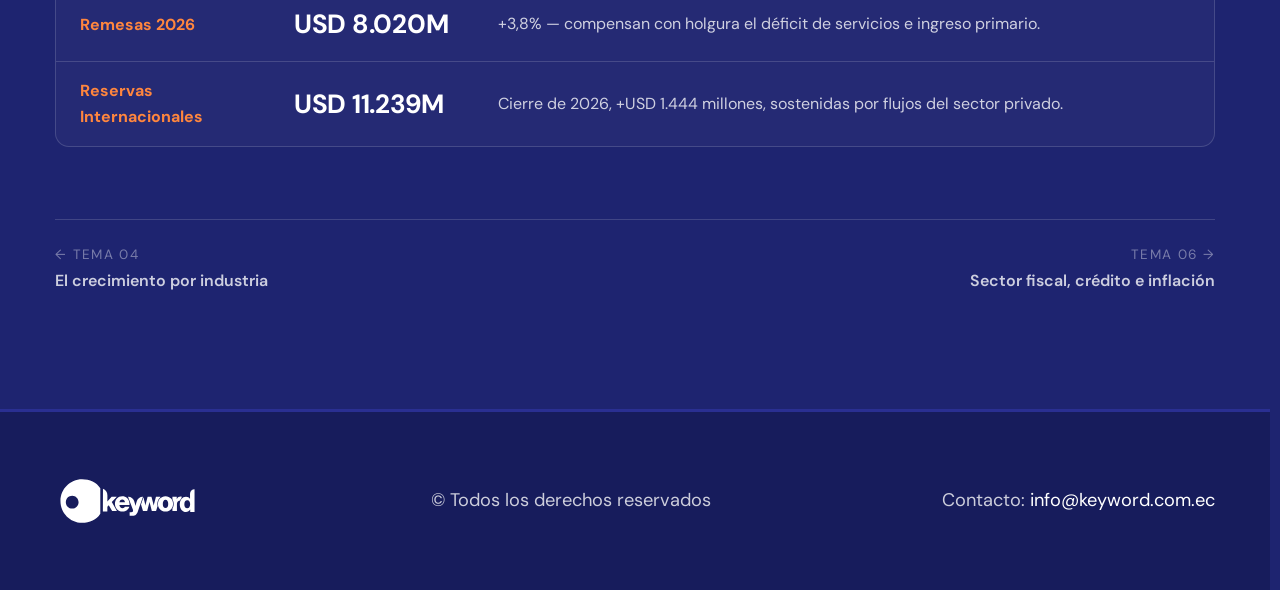
<file: pages/tema-05-externo.html>
<!doctype html>
<html lang="es" class="no-js">
<head>
  <meta charset="utf-8" />
  <meta name="viewport" content="width=device-width, initial-scale=1" />
  <title>Petróleo, sector externo y reservas — Previsiones Económicas 2026-2030 — Keyword</title>
  <meta name="description" content="Petróleo, cuenta corriente y reservas internacionales: el sector externo ecuatoriano hacia 2030." />
  <link rel="preconnect" href="https://fonts.googleapis.com" />
  <link rel="preconnect" href="https://fonts.gstatic.com" crossorigin />
  <link rel="stylesheet" href="https://fonts.googleapis.com/css2?family=DM+Sans:opsz,wght@9..40,400;9..40,500;9..40,600;9..40,700&display=swap" />
  <link rel="stylesheet" href="../css/styles.css" />
</head>
<body class="obj-page--5">

<header class="site-header">
  <div class="wrap site-header__inner">
    <a href="../index.html" class="brand" aria-label="Keyword — inicio">
      <img src="../img/logo-keyword-white.svg" alt="Keyword" class="brand__logo" />
    </a>
    <nav class="nav-crumbs" aria-label="Ruta de navegación">
      <a href="../index.html">Previsiones Económicas 2026-2030</a> &middot; <span>Sector externo</span>
    </nav>
  </div>
</header>

<main>

<nav class="wrap obj-nav-top" aria-label="Temas del reporte">
  <div class="obj-nav-top__grid">
    <a class="obj-nav-top__item obj-nav-top__item--1" href="tema-01-panorama.html">
      <small>01</small><span>Panorama</span>
    </a>
    <a class="obj-nav-top__item obj-nav-top__item--2" href="tema-02-pulso-domestico.html">
      <small>02</small><span>Pulso doméstico</span>
    </a>
    <a class="obj-nav-top__item obj-nav-top__item--3" href="tema-03-motores.html">
      <small>03</small><span>Motores del crecimiento</span>
    </a>
    <a class="obj-nav-top__item obj-nav-top__item--4" href="tema-04-industrias.html">
      <small>04</small><span>Por industria</span>
    </a>
    <a class="obj-nav-top__item obj-nav-top__item--5" href="tema-05-externo.html" aria-current="page">
      <small>05</small><span>Sector externo</span>
    </a>
    <a class="obj-nav-top__item obj-nav-top__item--6" href="tema-06-fiscal-monetario.html">
      <small>06</small><span>Sector fiscal y monetario</span>
    </a>
    <a class="obj-nav-top__item obj-nav-top__item--7" href="tema-07-el-nino.html">
      <small>07</small><span>El Niño: el riesgo climático</span>
    </a>
  </div>
</nav>

<section class="obj-hero obj-hero--5" aria-labelledby="titulo-tema">
  <div class="wrap">
    <div class="obj-hero__row">
      <span class="obj-hero__num" aria-hidden="true">05<small>/07</small></span>
      <h1 class="obj-hero__name" id="titulo-tema">Petróleo, sector externo y reservas</h1>
    </div>

    <div class="obj-lead">
      <div class="obj-lead__card reveal">
        <p class="obj-lead__text">El país sigue recibiendo más dólares de los que gasta con el exterior, pero ese margen se <strong>estrecha año tras año</strong>. La cuenta corriente pasa de un superávit de USD 7.632 millones en 2025 a USD 4.587 millones en 2026 y a USD 3.645 millones en 2030, mientras el petróleo aporta cada vez menos y las remesas sostienen buena parte del ingreso de divisas.</p>
      </div>
      <figure class="chart-card reveal ">
  <div class="chart-card__head">
    <p class="chart-card__title">Saldo de la cuenta corriente</p>
    <span class="chart-card__unit">USD M</span>
  </div>
  <svg class="chart chart--bars" viewBox="0 0 640 300" role="img" aria-label="Saldo de la cuenta corriente" data-orient="x" data-x0="12" data-step="102.67" data-n="6" data-plot-top="20" data-plot-bottom="272"><line class="chart-grid0" x1="12" y1="272.0" x2="628" y2="272.0"/><rect class="chart-bar chart-draw-v" data-idx="0" style="fill:var(--obj-5)" x="26.4" y="58.4" width="73.9" height="213.6" data-final-h="213.6" data-final-y="58.4"><title>2025: 7.632USD M</title></rect><text class="chart-val" x="63.3" y="52.4" text-anchor="middle">7.632</text><rect class="chart-bar chart-draw-v" data-idx="1" style="fill:var(--obj-5)" x="129.0" y="143.6" width="73.9" height="128.4" data-final-h="128.4" data-final-y="143.6"><title>2026 (e): 4.587USD M</title></rect><text class="chart-val" x="166.0" y="137.6" text-anchor="middle">4.587</text><rect class="chart-bar chart-draw-v" data-idx="2" style="fill:var(--obj-5)" x="231.7" y="131.7" width="73.9" height="140.3" data-final-h="140.3" data-final-y="131.7"><title>2027 (e): 5.013USD M</title></rect><text class="chart-val" x="268.7" y="125.7" text-anchor="middle">5.013</text><rect class="chart-bar chart-draw-v" data-idx="3" style="fill:var(--obj-5)" x="334.4" y="150.4" width="73.9" height="121.6" data-final-h="121.6" data-final-y="150.4"><title>2028 (e): 4.344USD M</title></rect><text class="chart-val" x="371.3" y="144.4" text-anchor="middle">4.344</text><rect class="chart-bar chart-draw-v" data-idx="4" style="fill:var(--obj-5)" x="437.0" y="163.2" width="73.9" height="108.8" data-final-h="108.8" data-final-y="163.2"><title>2029 (e): 3.887USD M</title></rect><text class="chart-val" x="474.0" y="157.2" text-anchor="middle">3.887</text><rect class="chart-bar chart-draw-v" data-idx="5" style="fill:var(--obj-5)" x="539.7" y="170.0" width="73.9" height="102.0" data-final-h="102.0" data-final-y="170.0"><title>2030 (e): 3.645USD M</title></rect><text class="chart-val" x="576.7" y="164.0" text-anchor="middle">3.645</text><rect class="chart-hitzone" x="12.0" y="14.0" width="616.0" height="258.0" fill="transparent"/><text class="chart-axis" x="63.3" y="292" text-anchor="middle">2025</text><text class="chart-axis" x="166.0" y="292" text-anchor="middle">2026 (e)</text><text class="chart-axis" x="268.7" y="292" text-anchor="middle">2027 (e)</text><text class="chart-axis" x="371.3" y="292" text-anchor="middle">2028 (e)</text><text class="chart-axis" x="474.0" y="292" text-anchor="middle">2029 (e)</text><text class="chart-axis" x="576.7" y="292" text-anchor="middle">2030 (e)</text></svg>
  <script type="application/json" class="chart-data">{"categories": ["2025", "2026 (e)", "2027 (e)", "2028 (e)", "2029 (e)", "2030 (e)"], "series": [{"name": "Cuenta corriente", "accent": "obj-5", "values": [7632, 4587, 5013, 4344, 3887, 3645]}], "unit": "USD M"}</script>
  <figcaption class="chart-card__note">El superávit externo se estrecha de forma gradual: de USD 7.632 millones en 2025 a USD 3.645 millones en 2030.</figcaption>
  <p class="chart-card__source">Fuente: Banco Central del Ecuador, Programación Macroeconómica 2026-2030, septiembre 2026.</p>
</figure>
    </div>

    

    <div class="roadmap">
    <div class="fact-section reveal">
      <header class="fact-section__head">
        <h2 class="fact-section__title">Más producción, pero un margen más ajustado</h2>
      </header>
      <div class="facts-grid facts-grid--3 reveal">
            <div class="fact">
              <p class="fact__label">Precio de exportación del crudo</p>
              <p class="fact__text"><strong>USD 75,3/barril</strong> en 2026 (+28,5%), pero converge a USD 58,2/barril en 2030 conforme se normalizan los precios internacionales.</p>
            </div>
            <div class="fact">
              <p class="fact__label">Producción de crudo</p>
              <p class="fact__text">Sube a <strong>168,3 millones de barriles</strong> en 2026 (+4,7%), recuperándose de las disrupciones de 2025 en el OCP y el SOTE.</p>
            </div>
            <div class="fact">
              <p class="fact__label">Balanza petrolera</p>
              <p class="fact__text">El superávit <strong>cae de USD 1.104 a USD 834 millones</strong> en 2026: los derivados importados se encarecen 40% y compensan la mejora de los ingresos por exportación de crudo.</p>
            </div>
          </div>
    </div>

    <div class="fact-section reveal">
      <header class="fact-section__head">
        <h2 class="fact-section__title">El colchón externo se mantiene, pero se angosta</h2>
        <p class="fact-section__lead">El superávit de 2026 (USD 4.587 millones, 3,4% del PIB) cae 39,9% frente a 2025. Las remesas son el ancla más estable: llegan a USD 8.020 millones en 2026 y se mantienen en un promedio de USD 8.400 millones entre 2027 y 2030.</p>
      </header>
      <div class="stats-list reveal">
          <div class="stat-row">
            <p class="stat-row__key">Cuenta corriente 2026</p>
            <p class="stat-row__val">USD 4.587M</p>
            <p class="stat-row__ctx">3,4% del PIB — cae 39,9% frente a 2025.</p>
          </div>
          <div class="stat-row">
            <p class="stat-row__key">Remesas 2026</p>
            <p class="stat-row__val">USD 8.020M</p>
            <p class="stat-row__ctx">+3,8% — compensan con holgura el déficit de servicios e ingreso primario.</p>
          </div>
          <div class="stat-row">
            <p class="stat-row__key">Reservas Internacionales</p>
            <p class="stat-row__val">USD 11.239M</p>
            <p class="stat-row__ctx">Cierre de 2026, +USD 1.444 millones, sostenidas por flujos del sector privado.</p>
          </div>
        </div>
    </div>
    </div>

    <nav class="obj-pager" aria-label="Navegación entre temas">
    <a class="obj-pager__link" href="tema-04-industrias.html">
      <small>&larr; Tema 04</small>
      <strong>El crecimiento por industria</strong>
    </a>
    <a class="obj-pager__link obj-pager__link--next" href="tema-06-fiscal-monetario.html">
      <small>Tema 06 &rarr;</small>
      <strong>Sector fiscal, crédito e inflación</strong>
    </a>
    </nav>
  </div>
</section>

</main>

<footer class="site-footer">
  <div class="wrap site-footer__inner">
    <img src="../img/logo-keyword-white.svg" alt="Keyword" class="site-footer__logo" />
    <p class="site-footer__copy">&copy; Todos los derechos reservados</p>
    <p class="site-footer__contact">Contacto: <a href="mailto:info@keyword.com.ec">info@keyword.com.ec</a></p>
  </div>
</footer>

<script src="../js/main.js"></script>
</body>
</html>
</file>
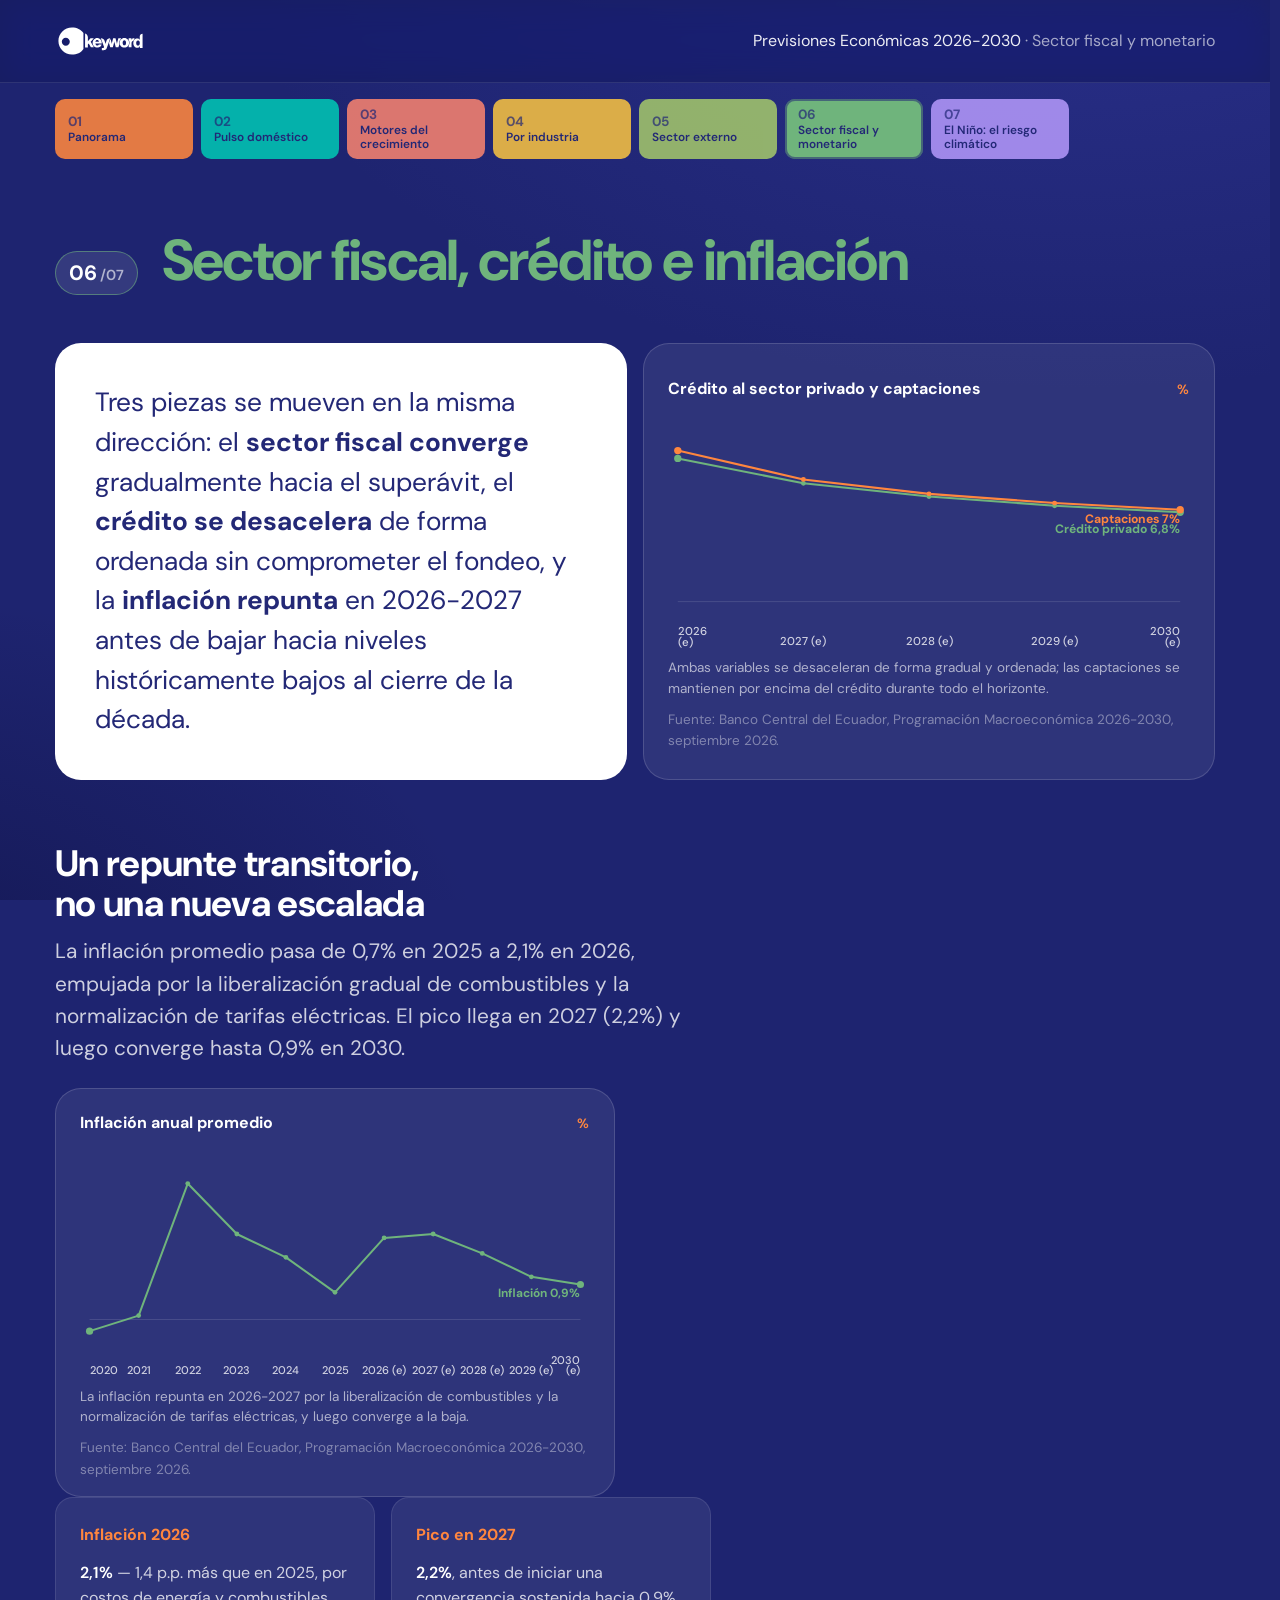
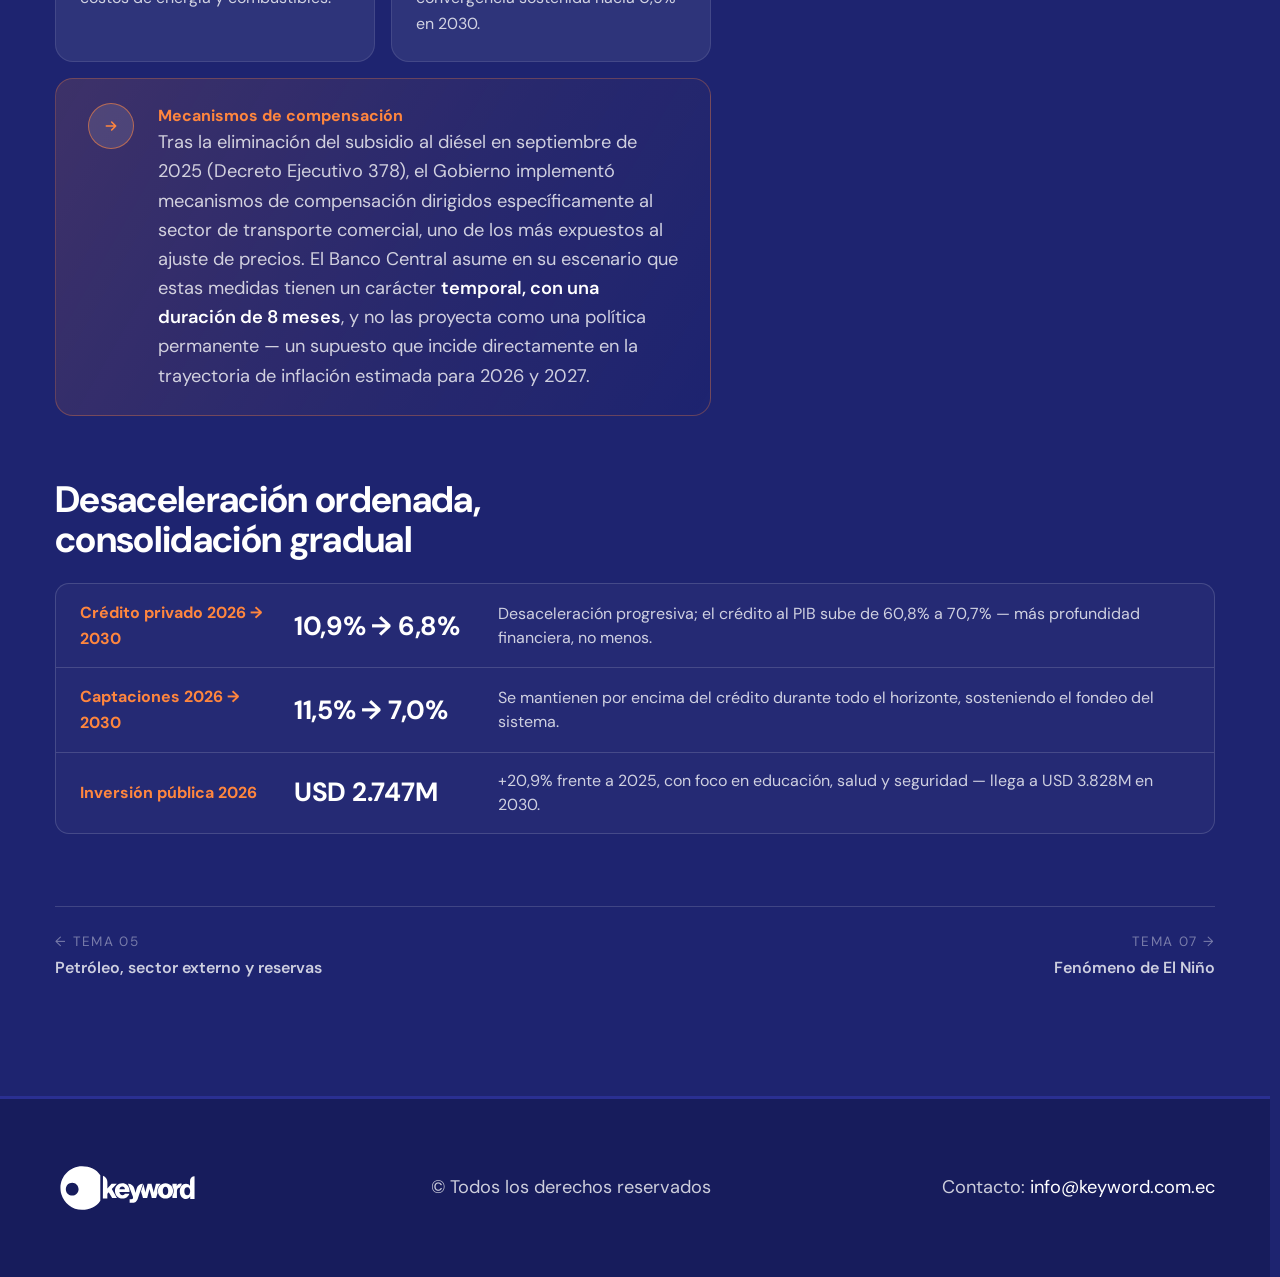
<file: pages/tema-06-fiscal-monetario.html>
<!doctype html>
<html lang="es" class="no-js">
<head>
  <meta charset="utf-8" />
  <meta name="viewport" content="width=device-width, initial-scale=1" />
  <title>Sector fiscal, crédito e inflación — Previsiones Económicas 2026-2030 — Keyword</title>
  <meta name="description" content="Consolidación fiscal gradual, crédito que se desacelera con orden y una inflación que repunta antes de converger a la baja." />
  <link rel="preconnect" href="https://fonts.googleapis.com" />
  <link rel="preconnect" href="https://fonts.gstatic.com" crossorigin />
  <link rel="stylesheet" href="https://fonts.googleapis.com/css2?family=DM+Sans:opsz,wght@9..40,400;9..40,500;9..40,600;9..40,700&display=swap" />
  <link rel="stylesheet" href="../css/styles.css" />
</head>
<body class="obj-page--6">

<header class="site-header">
  <div class="wrap site-header__inner">
    <a href="../index.html" class="brand" aria-label="Keyword — inicio">
      <img src="../img/logo-keyword-white.svg" alt="Keyword" class="brand__logo" />
    </a>
    <nav class="nav-crumbs" aria-label="Ruta de navegación">
      <a href="../index.html">Previsiones Económicas 2026-2030</a> &middot; <span>Sector fiscal y monetario</span>
    </nav>
  </div>
</header>

<main>

<nav class="wrap obj-nav-top" aria-label="Temas del reporte">
  <div class="obj-nav-top__grid">
    <a class="obj-nav-top__item obj-nav-top__item--1" href="tema-01-panorama.html">
      <small>01</small><span>Panorama</span>
    </a>
    <a class="obj-nav-top__item obj-nav-top__item--2" href="tema-02-pulso-domestico.html">
      <small>02</small><span>Pulso doméstico</span>
    </a>
    <a class="obj-nav-top__item obj-nav-top__item--3" href="tema-03-motores.html">
      <small>03</small><span>Motores del crecimiento</span>
    </a>
    <a class="obj-nav-top__item obj-nav-top__item--4" href="tema-04-industrias.html">
      <small>04</small><span>Por industria</span>
    </a>
    <a class="obj-nav-top__item obj-nav-top__item--5" href="tema-05-externo.html">
      <small>05</small><span>Sector externo</span>
    </a>
    <a class="obj-nav-top__item obj-nav-top__item--6" href="tema-06-fiscal-monetario.html" aria-current="page">
      <small>06</small><span>Sector fiscal y monetario</span>
    </a>
    <a class="obj-nav-top__item obj-nav-top__item--7" href="tema-07-el-nino.html">
      <small>07</small><span>El Niño: el riesgo climático</span>
    </a>
  </div>
</nav>

<section class="obj-hero obj-hero--6" aria-labelledby="titulo-tema">
  <div class="wrap">
    <div class="obj-hero__row">
      <span class="obj-hero__num" aria-hidden="true">06<small>/07</small></span>
      <h1 class="obj-hero__name" id="titulo-tema">Sector fiscal, crédito e inflación</h1>
    </div>

    <div class="obj-lead">
      <div class="obj-lead__card reveal">
        <p class="obj-lead__text">Tres piezas se mueven en la misma dirección: el <strong>sector fiscal converge</strong> gradualmente hacia el superávit, el <strong>crédito se desacelera</strong> de forma ordenada sin comprometer el fondeo, y la <strong>inflación repunta</strong> en 2026-2027 antes de bajar hacia niveles históricamente bajos al cierre de la década.</p>
      </div>
      <figure class="chart-card reveal ">
  <div class="chart-card__head">
    <p class="chart-card__title">Crédito al sector privado y captaciones</p>
    <span class="chart-card__unit">%</span>
  </div>
  <svg class="chart chart--line" viewBox="0 0 640 300" role="img" aria-label="Crédito al sector privado y captaciones" data-orient="x" data-x0="12" data-step="154.00" data-n="5" data-plot-top="20" data-plot-bottom="272"><line class="chart-grid0" x1="12" y1="238.6" x2="628" y2="238.6"/><polyline class="chart-line chart-draw" data-len="620.5" style="stroke:var(--obj-6);stroke-dasharray:620.5;stroke-dashoffset:620.5" points="12.0,63.0 166.0,93.6 320.0,109.7 474.0,121.0 628.0,129.1"/><circle class="chart-dot" data-idx="0" style="fill:var(--obj-6)" cx="12.0" cy="63.0" r="4.5"><title>Crédito privado · 2026 (e): 10,9%</title></circle><circle class="chart-dot" data-idx="1" style="fill:var(--obj-6)" cx="166.0" cy="93.6" r="3"><title>Crédito privado · 2027 (e): 9%</title></circle><circle class="chart-dot" data-idx="2" style="fill:var(--obj-6)" cx="320.0" cy="109.7" r="3"><title>Crédito privado · 2028 (e): 8%</title></circle><circle class="chart-dot" data-idx="3" style="fill:var(--obj-6)" cx="474.0" cy="121.0" r="3"><title>Crédito privado · 2029 (e): 7,3%</title></circle><circle class="chart-dot" data-idx="4" style="fill:var(--obj-6)" cx="628.0" cy="129.1" r="4.5"><title>Crédito privado · 2030 (e): 6,8%</title></circle><polyline class="chart-line chart-draw" data-len="621.7" style="stroke:var(--obj-1);stroke-dasharray:621.7;stroke-dashoffset:621.7" points="12.0,53.4 166.0,88.8 320.0,106.5 474.0,117.8 628.0,125.9"/><circle class="chart-dot" data-idx="0" style="fill:var(--obj-1)" cx="12.0" cy="53.4" r="4.5"><title>Captaciones · 2026 (e): 11,5%</title></circle><circle class="chart-dot" data-idx="1" style="fill:var(--obj-1)" cx="166.0" cy="88.8" r="3"><title>Captaciones · 2027 (e): 9,3%</title></circle><circle class="chart-dot" data-idx="2" style="fill:var(--obj-1)" cx="320.0" cy="106.5" r="3"><title>Captaciones · 2028 (e): 8,2%</title></circle><circle class="chart-dot" data-idx="3" style="fill:var(--obj-1)" cx="474.0" cy="117.8" r="3"><title>Captaciones · 2029 (e): 7,5%</title></circle><circle class="chart-dot" data-idx="4" style="fill:var(--obj-1)" cx="628.0" cy="125.9" r="4.5"><title>Captaciones · 2030 (e): 7%</title></circle><text class="chart-label" style="fill:var(--obj-1)" x="628.0" y="141.9" text-anchor="end">Captaciones 7%</text><text class="chart-label" style="fill:var(--obj-6)" x="628.0" y="154.9" text-anchor="end">Crédito privado 6,8%</text><rect class="chart-hitzone" x="12.0" y="14.0" width="616.0" height="258.0" fill="transparent"/><text class="chart-axis" x="12.0" y="280" text-anchor="start"><tspan x="12.0" dy="0">2026</tspan><tspan x="12.0" dy="13">(e)</tspan></text><text class="chart-axis" x="166.0" y="292" text-anchor="middle">2027 (e)</text><text class="chart-axis" x="320.0" y="292" text-anchor="middle">2028 (e)</text><text class="chart-axis" x="474.0" y="292" text-anchor="middle">2029 (e)</text><text class="chart-axis" x="628.0" y="280" text-anchor="end"><tspan x="628.0" dy="0">2030</tspan><tspan x="628.0" dy="13">(e)</tspan></text></svg>
  <script type="application/json" class="chart-data">{"categories": ["2026 (e)", "2027 (e)", "2028 (e)", "2029 (e)", "2030 (e)"], "series": [{"name": "Crédito privado", "accent": "obj-6", "values": [10.9, 9.0, 8.0, 7.3, 6.8]}, {"name": "Captaciones", "accent": "obj-1", "values": [11.5, 9.3, 8.2, 7.5, 7.0]}], "unit": "%"}</script>
  <figcaption class="chart-card__note">Ambas variables se desaceleran de forma gradual y ordenada; las captaciones se mantienen por encima del crédito durante todo el horizonte.</figcaption>
  <p class="chart-card__source">Fuente: Banco Central del Ecuador, Programación Macroeconómica 2026-2030, septiembre 2026.</p>
</figure>
    </div>

    

    <div class="roadmap">
    <div class="fact-section reveal">
      <header class="fact-section__head">
        <h2 class="fact-section__title">Un repunte transitorio, no una nueva escalada</h2>
        <p class="fact-section__lead">La inflación promedio pasa de 0,7% en 2025 a 2,1% en 2026, empujada por la liberalización gradual de combustibles y la normalización de tarifas eléctricas. El pico llega en 2027 (2,2%) y luego converge hasta 0,9% en 2030.</p>
      </header>
      <div class="fact-section__chart--compact"><figure class="chart-card reveal ">
        <div class="chart-card__head">
          <p class="chart-card__title">Inflación anual promedio</p>
          <span class="chart-card__unit">%</span>
        </div>
        <svg class="chart chart--line" viewBox="0 0 640 300" role="img" aria-label="Inflación anual promedio" data-orient="x" data-x0="12" data-step="61.60" data-n="11" data-plot-top="20" data-plot-bottom="272"><line class="chart-grid0" x1="12" y1="224.0" x2="628" y2="224.0"/><polyline class="chart-line chart-draw" data-len="824.3" style="stroke:var(--obj-6);stroke-dasharray:824.3;stroke-dashoffset:824.3" points="12.0,238.6 73.6,219.1 135.2,53.4 196.8,116.7 258.4,146.0 320.0,189.9 381.6,121.6 443.2,116.7 504.8,141.1 566.4,170.4 628.0,180.1"/><circle class="chart-dot" data-idx="0" style="fill:var(--obj-6)" cx="12.0" cy="238.6" r="4.5"><title>Inflación · 2020: -0,3%</title></circle><circle class="chart-dot" data-idx="1" style="fill:var(--obj-6)" cx="73.6" cy="219.1" r="3"><title>Inflación · 2021: 0,1%</title></circle><circle class="chart-dot" data-idx="2" style="fill:var(--obj-6)" cx="135.2" cy="53.4" r="3"><title>Inflación · 2022: 3,5%</title></circle><circle class="chart-dot" data-idx="3" style="fill:var(--obj-6)" cx="196.8" cy="116.7" r="3"><title>Inflación · 2023: 2,2%</title></circle><circle class="chart-dot" data-idx="4" style="fill:var(--obj-6)" cx="258.4" cy="146.0" r="3"><title>Inflación · 2024: 1,6%</title></circle><circle class="chart-dot" data-idx="5" style="fill:var(--obj-6)" cx="320.0" cy="189.9" r="3"><title>Inflación · 2025: 0,7%</title></circle><circle class="chart-dot" data-idx="6" style="fill:var(--obj-6)" cx="381.6" cy="121.6" r="3"><title>Inflación · 2026 (e): 2,1%</title></circle><circle class="chart-dot" data-idx="7" style="fill:var(--obj-6)" cx="443.2" cy="116.7" r="3"><title>Inflación · 2027 (e): 2,2%</title></circle><circle class="chart-dot" data-idx="8" style="fill:var(--obj-6)" cx="504.8" cy="141.1" r="3"><title>Inflación · 2028 (e): 1,7%</title></circle><circle class="chart-dot" data-idx="9" style="fill:var(--obj-6)" cx="566.4" cy="170.4" r="3"><title>Inflación · 2029 (e): 1,1%</title></circle><circle class="chart-dot" data-idx="10" style="fill:var(--obj-6)" cx="628.0" cy="180.1" r="4.5"><title>Inflación · 2030 (e): 0,9%</title></circle><text class="chart-label" style="fill:var(--obj-6)" x="628.0" y="196.1" text-anchor="end">Inflación 0,9%</text><rect class="chart-hitzone" x="12.0" y="14.0" width="616.0" height="258.0" fill="transparent"/><text class="chart-axis" x="12.0" y="292" text-anchor="start">2020</text><text class="chart-axis" x="73.6" y="292" text-anchor="middle">2021</text><text class="chart-axis" x="135.2" y="292" text-anchor="middle">2022</text><text class="chart-axis" x="196.8" y="292" text-anchor="middle">2023</text><text class="chart-axis" x="258.4" y="292" text-anchor="middle">2024</text><text class="chart-axis" x="320.0" y="292" text-anchor="middle">2025</text><text class="chart-axis" x="381.6" y="292" text-anchor="middle">2026 (e)</text><text class="chart-axis" x="443.2" y="292" text-anchor="middle">2027 (e)</text><text class="chart-axis" x="504.8" y="292" text-anchor="middle">2028 (e)</text><text class="chart-axis" x="566.4" y="292" text-anchor="middle">2029 (e)</text><text class="chart-axis" x="628.0" y="280" text-anchor="end"><tspan x="628.0" dy="0">2030</tspan><tspan x="628.0" dy="13">(e)</tspan></text></svg>
        <script type="application/json" class="chart-data">{"categories": ["2020", "2021", "2022", "2023", "2024", "2025", "2026 (e)", "2027 (e)", "2028 (e)", "2029 (e)", "2030 (e)"], "series": [{"name": "Inflación", "accent": "obj-6", "values": [-0.3, 0.1, 3.5, 2.2, 1.6, 0.7, 2.1, 2.2, 1.7, 1.1, 0.9]}], "unit": "%"}</script>
        <figcaption class="chart-card__note">La inflación repunta en 2026-2027 por la liberalización de combustibles y la normalización de tarifas eléctricas, y luego converge a la baja.</figcaption>
        <p class="chart-card__source">Fuente: Banco Central del Ecuador, Programación Macroeconómica 2026-2030, septiembre 2026.</p>
      </figure></div>

      <div class="facts-grid facts-grid--2 reveal">
            <div class="fact">
              <p class="fact__label">Inflación 2026</p>
              <p class="fact__text"><strong>2,1%</strong> — 1,4 p.p. más que en 2025, por costos de energía y combustibles.</p>
            </div>
            <div class="fact">
              <p class="fact__label">Pico en 2027</p>
              <p class="fact__text"><strong>2,2%</strong>, antes de iniciar una convergencia sostenida hacia 0,9% en 2030.</p>
            </div>
            <div class="fact fact--highlight">
              <span class="fact__icon" aria-hidden="true"><svg viewBox="0 0 24 24" fill="none" stroke="currentColor" stroke-width="2.4" stroke-linecap="round" stroke-linejoin="round" aria-hidden="true"><path d="M5 12h14M13 6l6 6-6 6"/></svg></span>
              <div>
                <p class="fact__label">Mecanismos de compensación</p>
                <p class="fact__text">Tras la eliminación del subsidio al diésel en septiembre de 2025 (Decreto Ejecutivo 378), el Gobierno implementó mecanismos de compensación dirigidos específicamente al sector de transporte comercial, uno de los más expuestos al ajuste de precios. El Banco Central asume en su escenario que estas medidas tienen un carácter <strong>temporal, con una duración de 8 meses</strong>, y no las proyecta como una política permanente — un supuesto que incide directamente en la trayectoria de inflación estimada para 2026 y 2027.</p>
              </div>
            </div>
          </div>
    </div>

    <div class="fact-section reveal">
      <header class="fact-section__head">
        <h2 class="fact-section__title">Desaceleración ordenada, consolidación gradual</h2>
      </header>
      <div class="stats-list reveal">
          <div class="stat-row">
            <p class="stat-row__key">Crédito privado 2026 → 2030</p>
            <p class="stat-row__val">10,9% → 6,8%</p>
            <p class="stat-row__ctx">Desaceleración progresiva; el crédito al PIB sube de 60,8% a 70,7% — más profundidad financiera, no menos.</p>
          </div>
          <div class="stat-row">
            <p class="stat-row__key">Captaciones 2026 → 2030</p>
            <p class="stat-row__val">11,5% → 7,0%</p>
            <p class="stat-row__ctx">Se mantienen por encima del crédito durante todo el horizonte, sosteniendo el fondeo del sistema.</p>
          </div>
          <div class="stat-row">
            <p class="stat-row__key">Inversión pública 2026</p>
            <p class="stat-row__val">USD 2.747M</p>
            <p class="stat-row__ctx">+20,9% frente a 2025, con foco en educación, salud y seguridad — llega a USD 3.828M en 2030.</p>
          </div>
        </div>
    </div>
    </div>

    <nav class="obj-pager" aria-label="Navegación entre temas">
    <a class="obj-pager__link" href="tema-05-externo.html">
      <small>&larr; Tema 05</small>
      <strong>Petróleo, sector externo y reservas</strong>
    </a>
    <a class="obj-pager__link obj-pager__link--next" href="tema-07-el-nino.html">
      <small>Tema 07 &rarr;</small>
      <strong>Fenómeno de El Niño</strong>
    </a>
    </nav>
  </div>
</section>

</main>

<footer class="site-footer">
  <div class="wrap site-footer__inner">
    <img src="../img/logo-keyword-white.svg" alt="Keyword" class="site-footer__logo" />
    <p class="site-footer__copy">&copy; Todos los derechos reservados</p>
    <p class="site-footer__contact">Contacto: <a href="mailto:info@keyword.com.ec">info@keyword.com.ec</a></p>
  </div>
</footer>

<script src="../js/main.js"></script>
</body>
</html>
</file>
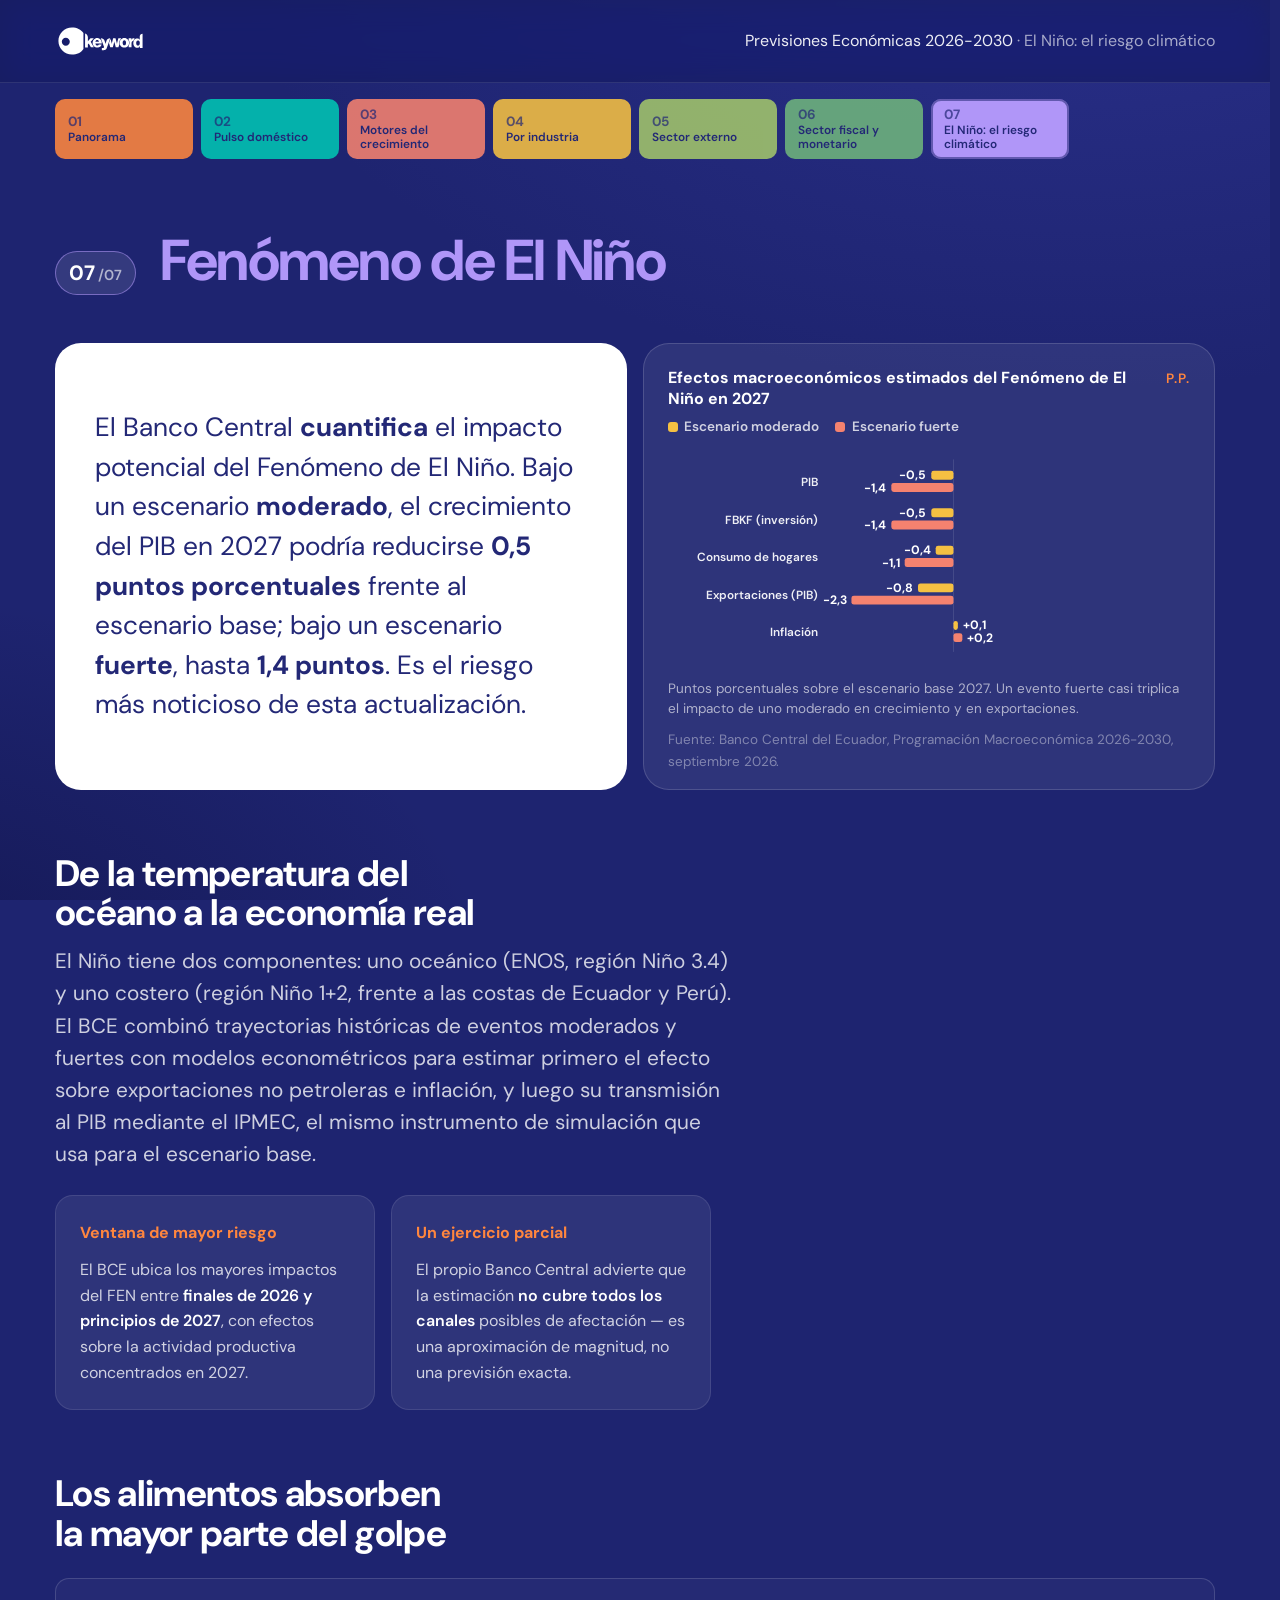
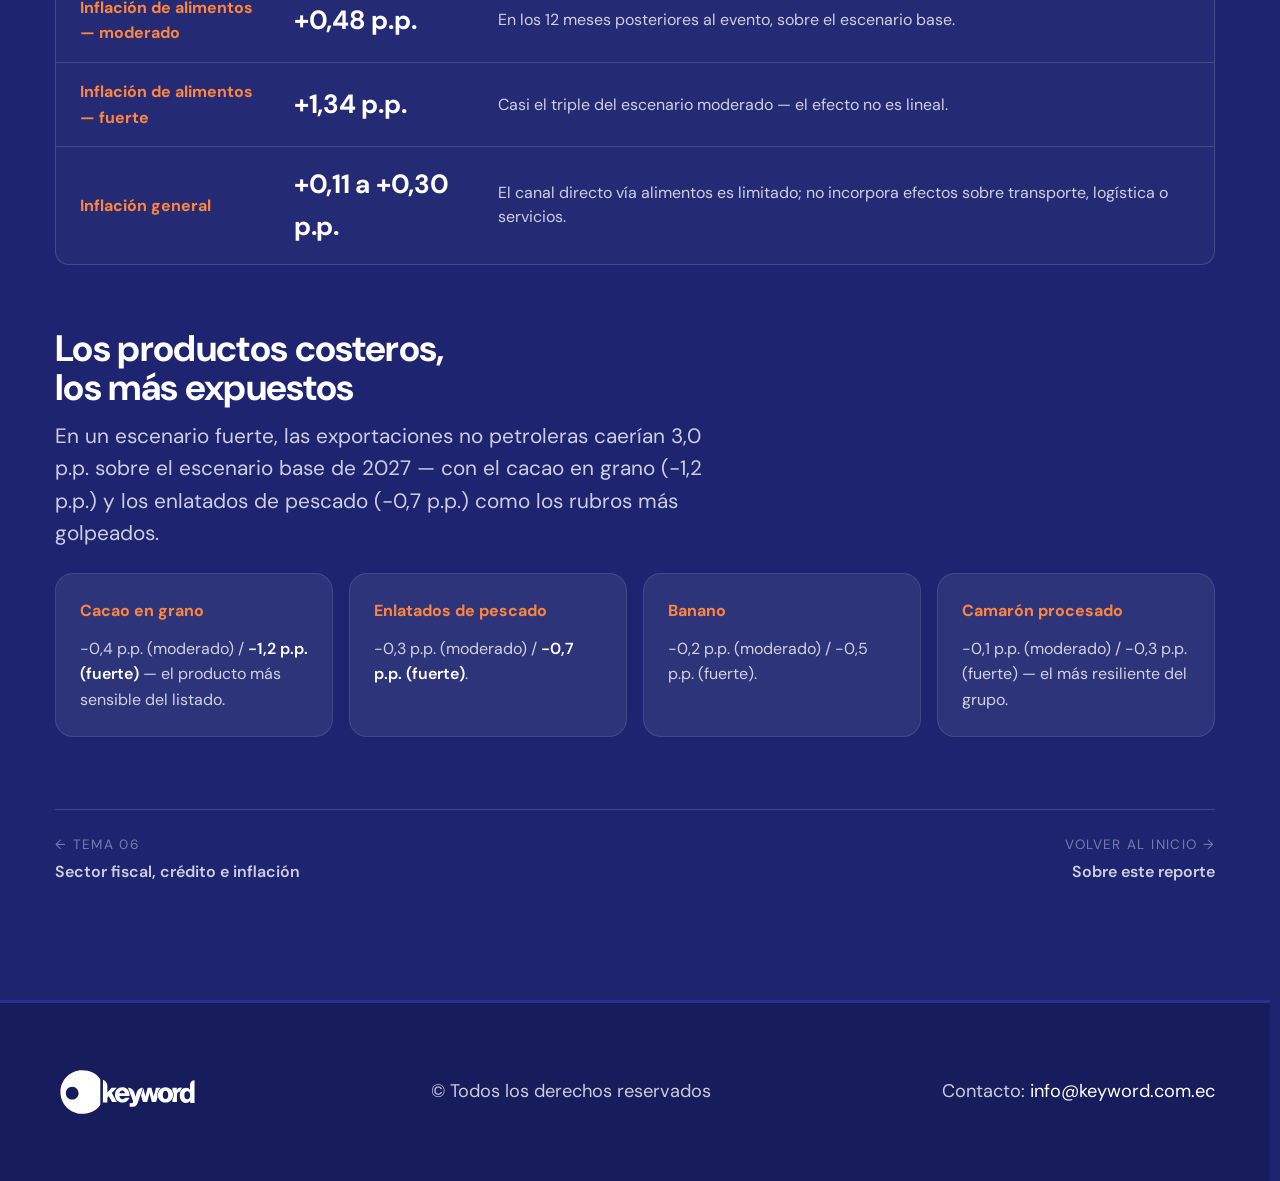
<file: pages/tema-07-el-nino.html>
<!doctype html>
<html lang="es" class="no-js">
<head>
  <meta charset="utf-8" />
  <meta name="viewport" content="width=device-width, initial-scale=1" />
  <title>Fenómeno de El Niño — Previsiones Económicas 2026-2030 — Keyword</title>
  <meta name="description" content="El Banco Central cuantifica el impacto del Fenómeno de El Niño: hasta -1,4 puntos de PIB en 2027 en un escenario fuerte." />
  <link rel="preconnect" href="https://fonts.googleapis.com" />
  <link rel="preconnect" href="https://fonts.gstatic.com" crossorigin />
  <link rel="stylesheet" href="https://fonts.googleapis.com/css2?family=DM+Sans:opsz,wght@9..40,400;9..40,500;9..40,600;9..40,700&display=swap" />
  <link rel="stylesheet" href="../css/styles.css" />
</head>
<body class="obj-page--7">

<header class="site-header">
  <div class="wrap site-header__inner">
    <a href="../index.html" class="brand" aria-label="Keyword — inicio">
      <img src="../img/logo-keyword-white.svg" alt="Keyword" class="brand__logo" />
    </a>
    <nav class="nav-crumbs" aria-label="Ruta de navegación">
      <a href="../index.html">Previsiones Económicas 2026-2030</a> &middot; <span>El Niño: el riesgo climático</span>
    </nav>
  </div>
</header>

<main>

<nav class="wrap obj-nav-top" aria-label="Temas del reporte">
  <div class="obj-nav-top__grid">
    <a class="obj-nav-top__item obj-nav-top__item--1" href="tema-01-panorama.html">
      <small>01</small><span>Panorama</span>
    </a>
    <a class="obj-nav-top__item obj-nav-top__item--2" href="tema-02-pulso-domestico.html">
      <small>02</small><span>Pulso doméstico</span>
    </a>
    <a class="obj-nav-top__item obj-nav-top__item--3" href="tema-03-motores.html">
      <small>03</small><span>Motores del crecimiento</span>
    </a>
    <a class="obj-nav-top__item obj-nav-top__item--4" href="tema-04-industrias.html">
      <small>04</small><span>Por industria</span>
    </a>
    <a class="obj-nav-top__item obj-nav-top__item--5" href="tema-05-externo.html">
      <small>05</small><span>Sector externo</span>
    </a>
    <a class="obj-nav-top__item obj-nav-top__item--6" href="tema-06-fiscal-monetario.html">
      <small>06</small><span>Sector fiscal y monetario</span>
    </a>
    <a class="obj-nav-top__item obj-nav-top__item--7" href="tema-07-el-nino.html" aria-current="page">
      <small>07</small><span>El Niño: el riesgo climático</span>
    </a>
  </div>
</nav>

<section class="obj-hero obj-hero--7" aria-labelledby="titulo-tema">
  <div class="wrap">
    <div class="obj-hero__row">
      <span class="obj-hero__num" aria-hidden="true">07<small>/07</small></span>
      <h1 class="obj-hero__name" id="titulo-tema">Fenómeno de El Niño</h1>
    </div>

    <div class="obj-lead">
      <div class="obj-lead__card reveal">
        <p class="obj-lead__text">El Banco Central <strong>cuantifica</strong> el impacto potencial del Fenómeno de El Niño. Bajo un escenario <strong>moderado</strong>, el crecimiento del PIB en 2027 podría reducirse <strong>0,5 puntos porcentuales</strong> frente al escenario base; bajo un escenario <strong>fuerte</strong>, hasta <strong>1,4 puntos</strong>. Es el riesgo más noticioso de esta actualización.</p>
      </div>
      <figure class="chart-card reveal ">
  <div class="chart-card__head">
    <p class="chart-card__title">Efectos macroeconómicos estimados del Fenómeno de El Niño en 2027</p>
    <span class="chart-card__unit">p.p.</span>
  </div>
  <div class="chart-legend"><span class="chart-legend__item"><i style="background:var(--obj-4)"></i>Escenario moderado</span><span class="chart-legend__item"><i style="background:var(--obj-3)"></i>Escenario fuerte</span></div><svg class="chart chart--diverging" viewBox="0 0 640 276" role="img" aria-label="Efectos macroeconómicos estimados del Fenómeno de El Niño en 2027" data-orient="y" data-y0="20" data-step="46" data-n="5" data-plot-left="193.6" data-plot-right="620"><line class="chart-grid0" x1="350.0" y1="14" x2="350.0" y2="250"/><text class="chart-axis chart-axis--row" x="183.6" y="47.0" text-anchor="end">PIB</text><rect class="chart-bar chart-draw-h" data-idx="0" style="fill:var(--obj-4)" x="322.8" y="28.0" width="27.2" height="11.0" data-final-w="27.2" data-dir="l" data-mid="350.0"><title>Escenario moderado · PIB: -0,5p.p.</title></rect><text class="chart-val" x="316.8" y="38.5" text-anchor="end">-0,5</text><rect class="chart-bar chart-draw-h" data-idx="0" style="fill:var(--obj-3)" x="273.8" y="43.0" width="76.2" height="11.0" data-final-w="76.2" data-dir="l" data-mid="350.0"><title>Escenario fuerte · PIB: -1,4p.p.</title></rect><text class="chart-val" x="267.8" y="53.5" text-anchor="end">-1,4</text><text class="chart-axis chart-axis--row" x="183.6" y="93.0" text-anchor="end">FBKF (inversión)</text><rect class="chart-bar chart-draw-h" data-idx="1" style="fill:var(--obj-4)" x="322.8" y="74.0" width="27.2" height="11.0" data-final-w="27.2" data-dir="l" data-mid="350.0"><title>Escenario moderado · FBKF (inversión): -0,5p.p.</title></rect><text class="chart-val" x="316.8" y="84.5" text-anchor="end">-0,5</text><rect class="chart-bar chart-draw-h" data-idx="1" style="fill:var(--obj-3)" x="273.8" y="89.0" width="76.2" height="11.0" data-final-w="76.2" data-dir="l" data-mid="350.0"><title>Escenario fuerte · FBKF (inversión): -1,4p.p.</title></rect><text class="chart-val" x="267.8" y="99.5" text-anchor="end">-1,4</text><text class="chart-axis chart-axis--row" x="183.6" y="139.0" text-anchor="end">Consumo de hogares</text><rect class="chart-bar chart-draw-h" data-idx="2" style="fill:var(--obj-4)" x="328.2" y="120.0" width="21.8" height="11.0" data-final-w="21.8" data-dir="l" data-mid="350.0"><title>Escenario moderado · Consumo de hogares: -0,4p.p.</title></rect><text class="chart-val" x="322.2" y="130.5" text-anchor="end">-0,4</text><rect class="chart-bar chart-draw-h" data-idx="2" style="fill:var(--obj-3)" x="290.2" y="135.0" width="59.8" height="11.0" data-final-w="59.8" data-dir="l" data-mid="350.0"><title>Escenario fuerte · Consumo de hogares: -1,1p.p.</title></rect><text class="chart-val" x="284.2" y="145.5" text-anchor="end">-1,1</text><text class="chart-axis chart-axis--row" x="183.6" y="185.0" text-anchor="end">Exportaciones (PIB)</text><rect class="chart-bar chart-draw-h" data-idx="3" style="fill:var(--obj-4)" x="306.5" y="166.0" width="43.5" height="11.0" data-final-w="43.5" data-dir="l" data-mid="350.0"><title>Escenario moderado · Exportaciones (PIB): -0,8p.p.</title></rect><text class="chart-val" x="300.5" y="176.5" text-anchor="end">-0,8</text><rect class="chart-bar chart-draw-h" data-idx="3" style="fill:var(--obj-3)" x="224.9" y="181.0" width="125.1" height="11.0" data-final-w="125.1" data-dir="l" data-mid="350.0"><title>Escenario fuerte · Exportaciones (PIB): -2,3p.p.</title></rect><text class="chart-val" x="218.9" y="191.5" text-anchor="end">-2,3</text><text class="chart-axis chart-axis--row" x="183.6" y="231.0" text-anchor="end">Inflación</text><rect class="chart-bar chart-draw-h" data-idx="4" style="fill:var(--obj-4)" x="350.0" y="212.0" width="5.4" height="11.0" data-final-w="5.4" data-dir="r" data-mid="350.0"><title>Escenario moderado · Inflación: 0,1p.p.</title></rect><text class="chart-val" x="361.4" y="222.5" text-anchor="start">+0,1</text><rect class="chart-bar chart-draw-h" data-idx="4" style="fill:var(--obj-3)" x="350.0" y="227.0" width="10.9" height="11.0" data-final-w="10.9" data-dir="r" data-mid="350.0"><title>Escenario fuerte · Inflación: 0,2p.p.</title></rect><text class="chart-val" x="366.9" y="237.5" text-anchor="start">+0,2</text><rect class="chart-hitzone" x="193.6" y="20.0" width="426.4" height="230.0" fill="transparent"/></svg>
  <script type="application/json" class="chart-data">{"categories": ["PIB", "FBKF (inversión)", "Consumo de hogares", "Exportaciones (PIB)", "Inflación"], "series": [{"name": "Escenario moderado", "accent": "obj-4", "values": [-0.5, -0.5, -0.4, -0.8, 0.1]}, {"name": "Escenario fuerte", "accent": "obj-3", "values": [-1.4, -1.4, -1.1, -2.3, 0.2]}], "unit": "p.p."}</script>
  <figcaption class="chart-card__note">Puntos porcentuales sobre el escenario base 2027. Un evento fuerte casi triplica el impacto de uno moderado en crecimiento y en exportaciones.</figcaption>
  <p class="chart-card__source">Fuente: Banco Central del Ecuador, Programación Macroeconómica 2026-2030, septiembre 2026.</p>
</figure>
    </div>

    

    <div class="roadmap">
    <div class="fact-section reveal">
      <header class="fact-section__head">
        <h2 class="fact-section__title">De la temperatura del océano a la economía real</h2>
        <p class="fact-section__lead">El Niño tiene dos componentes: uno oceánico (ENOS, región Niño 3.4) y uno costero (región Niño 1+2, frente a las costas de Ecuador y Perú). El BCE combinó trayectorias históricas de eventos moderados y fuertes con modelos econométricos para estimar primero el efecto sobre exportaciones no petroleras e inflación, y luego su transmisión al PIB mediante el IPMEC, el mismo instrumento de simulación que usa para el escenario base.</p>
      </header>
      <div class="facts-grid facts-grid--2 reveal">
            <div class="fact">
              <p class="fact__label">Ventana de mayor riesgo</p>
              <p class="fact__text">El BCE ubica los mayores impactos del FEN entre <strong>finales de 2026 y principios de 2027</strong>, con efectos sobre la actividad productiva concentrados en 2027.</p>
            </div>
            <div class="fact">
              <p class="fact__label">Un ejercicio parcial</p>
              <p class="fact__text">El propio Banco Central advierte que la estimación <strong>no cubre todos los canales</strong> posibles de afectación — es una aproximación de magnitud, no una previsión exacta.</p>
            </div>
          </div>
    </div>

    <div class="fact-section reveal">
      <header class="fact-section__head">
        <h2 class="fact-section__title">Los alimentos absorben la mayor parte del golpe</h2>
      </header>
      <div class="stats-list reveal">
          <div class="stat-row">
            <p class="stat-row__key">Inflación de alimentos — moderado</p>
            <p class="stat-row__val">+0,48 p.p.</p>
            <p class="stat-row__ctx">En los 12 meses posteriores al evento, sobre el escenario base.</p>
          </div>
          <div class="stat-row">
            <p class="stat-row__key">Inflación de alimentos — fuerte</p>
            <p class="stat-row__val">+1,34 p.p.</p>
            <p class="stat-row__ctx">Casi el triple del escenario moderado — el efecto no es lineal.</p>
          </div>
          <div class="stat-row">
            <p class="stat-row__key">Inflación general</p>
            <p class="stat-row__val">+0,11 a +0,30 p.p.</p>
            <p class="stat-row__ctx">El canal directo vía alimentos es limitado; no incorpora efectos sobre transporte, logística o servicios.</p>
          </div>
        </div>
    </div>

    <div class="fact-section reveal">
      <header class="fact-section__head">
        <h2 class="fact-section__title">Los productos costeros, los más expuestos</h2>
        <p class="fact-section__lead">En un escenario fuerte, las exportaciones no petroleras caerían 3,0 p.p. sobre el escenario base de 2027 — con el cacao en grano (-1,2 p.p.) y los enlatados de pescado (-0,7 p.p.) como los rubros más golpeados.</p>
      </header>
      <div class="facts-grid reveal">
            <div class="fact">
              <p class="fact__label">Cacao en grano</p>
              <p class="fact__text">-0,4 p.p. (moderado) / <strong>-1,2 p.p. (fuerte)</strong> — el producto más sensible del listado.</p>
            </div>
            <div class="fact">
              <p class="fact__label">Enlatados de pescado</p>
              <p class="fact__text">-0,3 p.p. (moderado) / <strong>-0,7 p.p. (fuerte)</strong>.</p>
            </div>
            <div class="fact">
              <p class="fact__label">Banano</p>
              <p class="fact__text">-0,2 p.p. (moderado) / -0,5 p.p. (fuerte).</p>
            </div>
            <div class="fact">
              <p class="fact__label">Camarón procesado</p>
              <p class="fact__text">-0,1 p.p. (moderado) / -0,3 p.p. (fuerte) — el más resiliente del grupo.</p>
            </div>
          </div>
    </div>
    </div>

    <nav class="obj-pager" aria-label="Navegación entre temas">
    <a class="obj-pager__link" href="tema-06-fiscal-monetario.html">
      <small>&larr; Tema 06</small>
      <strong>Sector fiscal, crédito e inflación</strong>
    </a>
    <a class="obj-pager__link obj-pager__link--next" href="../index.html#cierre">
      <small>Volver al inicio &rarr;</small>
      <strong>Sobre este reporte</strong>
    </a>
    </nav>
  </div>
</section>

</main>

<footer class="site-footer">
  <div class="wrap site-footer__inner">
    <img src="../img/logo-keyword-white.svg" alt="Keyword" class="site-footer__logo" />
    <p class="site-footer__copy">&copy; Todos los derechos reservados</p>
    <p class="site-footer__contact">Contacto: <a href="mailto:info@keyword.com.ec">info@keyword.com.ec</a></p>
  </div>
</footer>

<script src="../js/main.js"></script>
</body>
</html>
</file>
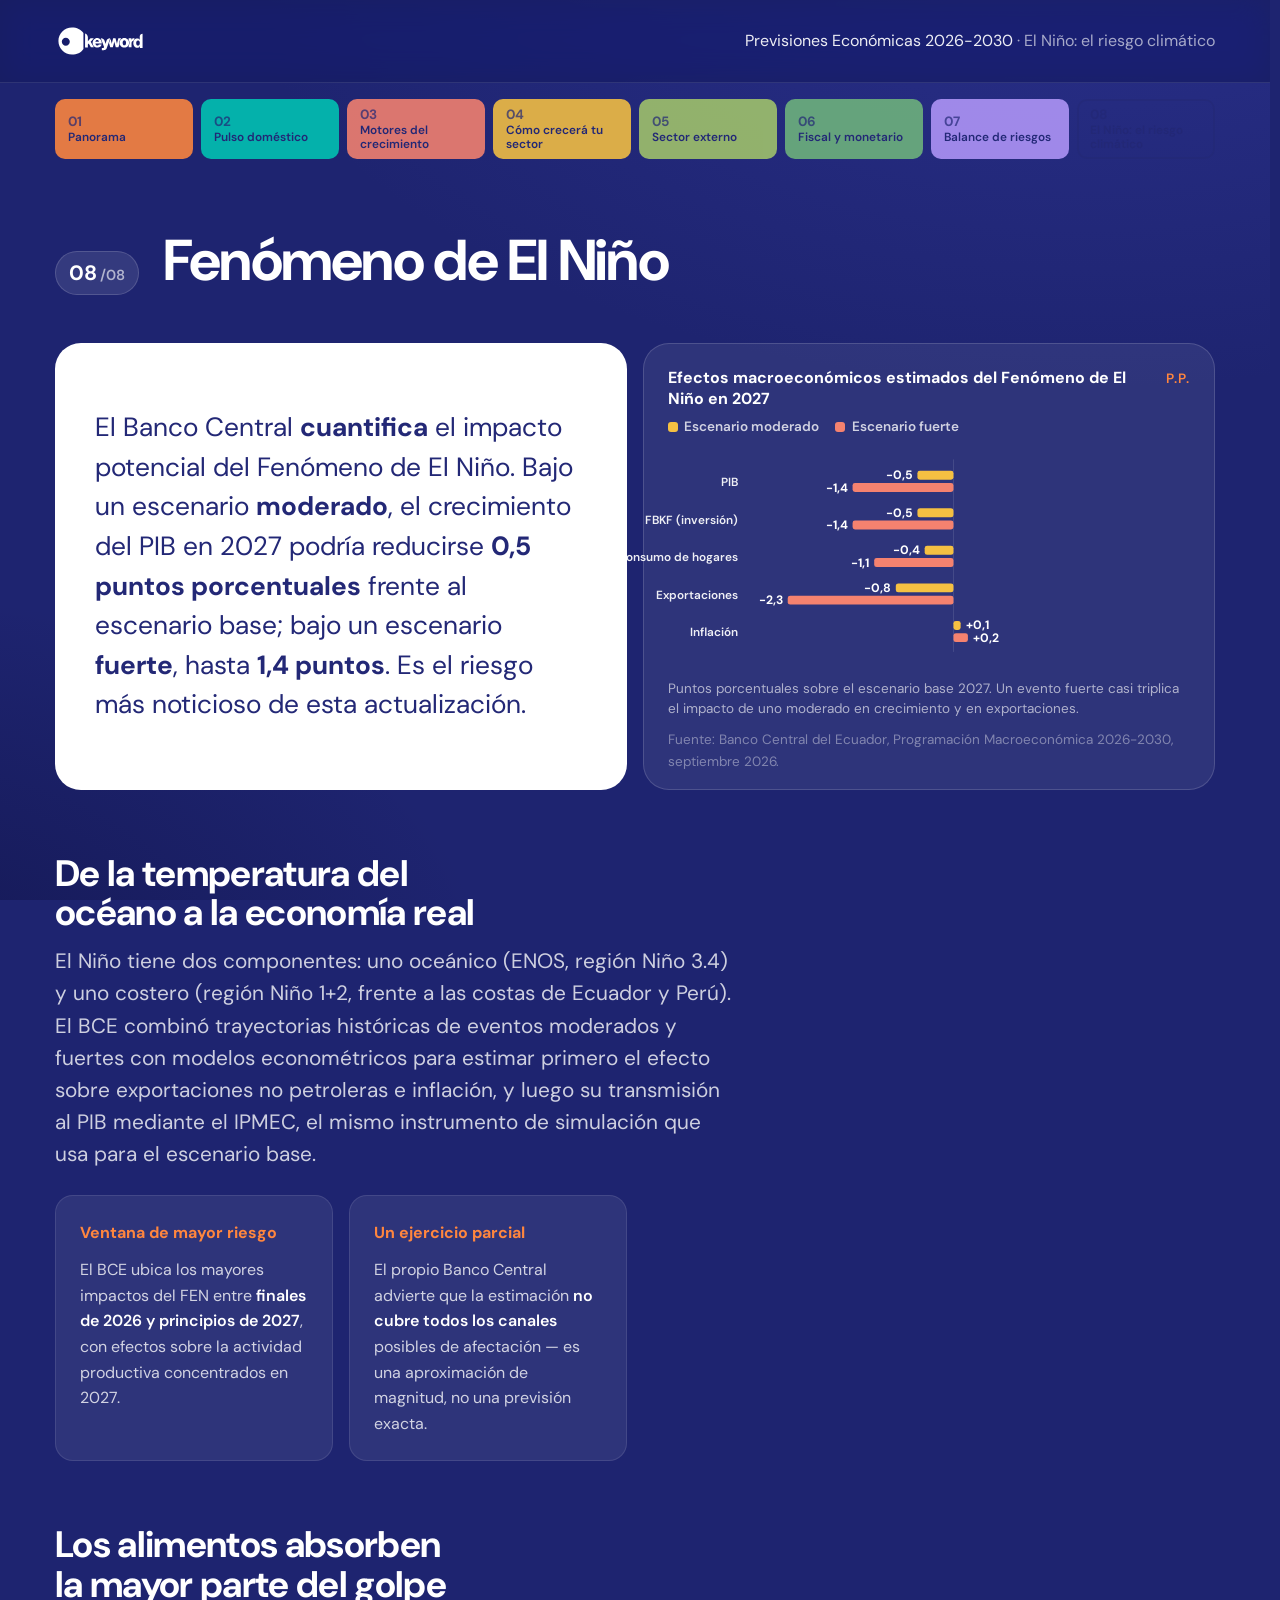
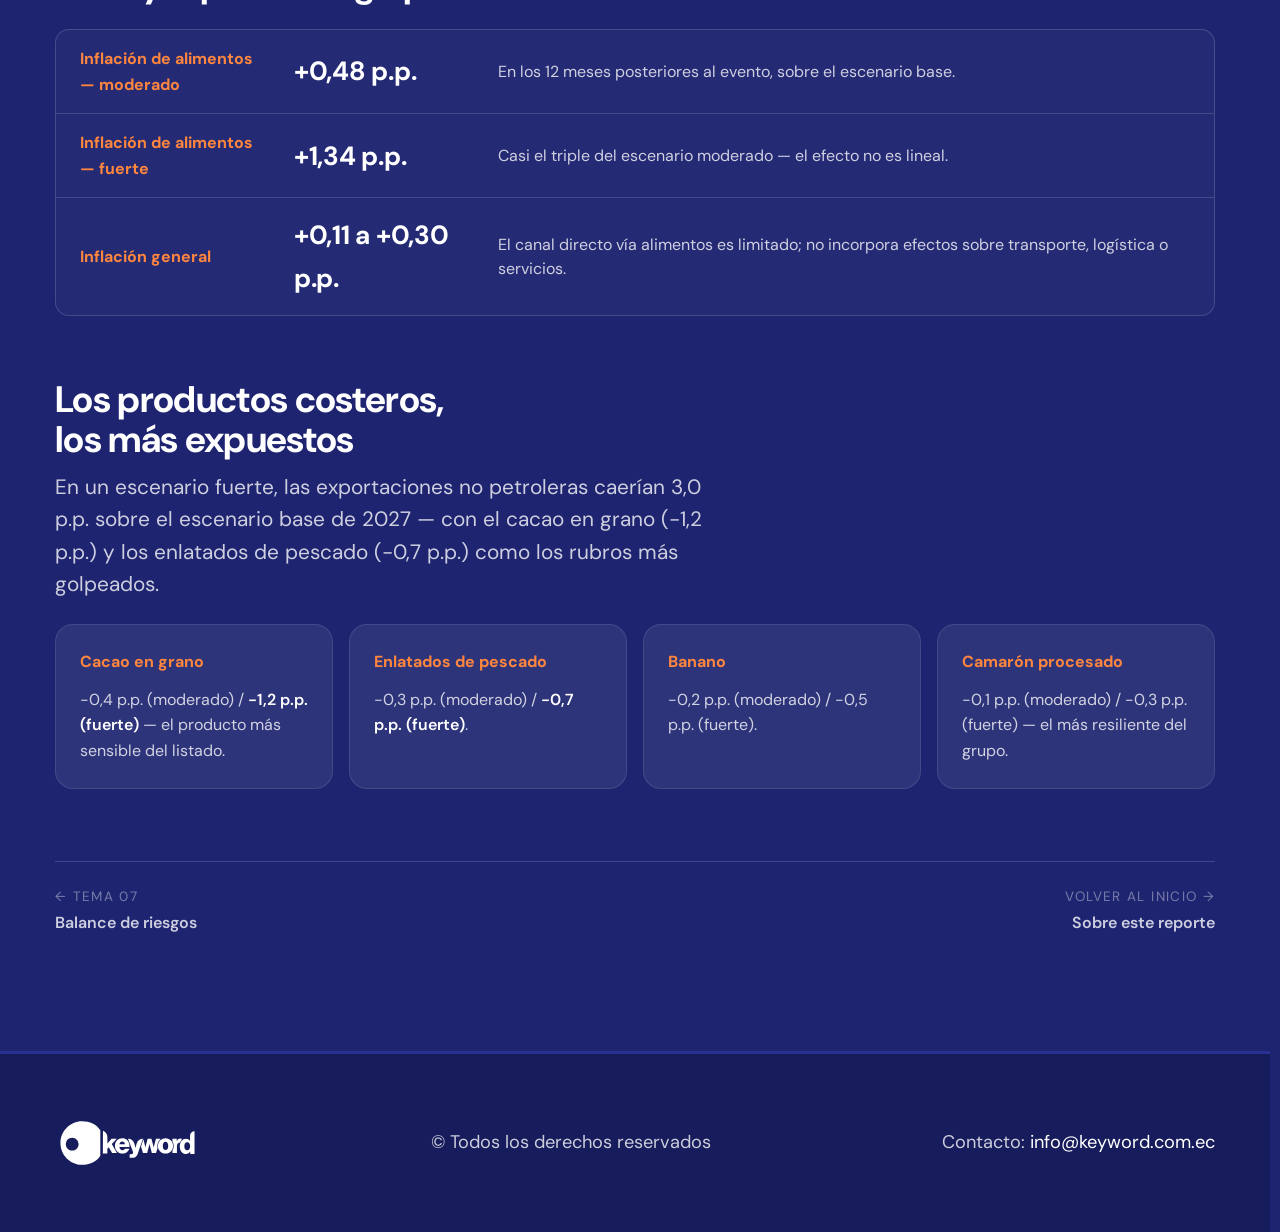
<file: pages/tema-08-el-nino.html>
<!doctype html>
<html lang="es" class="no-js">
<head>
  <meta charset="utf-8" />
  <meta name="viewport" content="width=device-width, initial-scale=1" />
  <title>Fenómeno de El Niño — Previsiones Económicas 2026-2030 — Keyword</title>
  <meta name="description" content="El Banco Central cuantifica el impacto del Fenómeno de El Niño: hasta -1,4 puntos de PIB en 2027 en un escenario fuerte." />
  <link rel="preconnect" href="https://fonts.googleapis.com" />
  <link rel="preconnect" href="https://fonts.gstatic.com" crossorigin />
  <link rel="stylesheet" href="https://fonts.googleapis.com/css2?family=DM+Sans:opsz,wght@9..40,400;9..40,500;9..40,600;9..40,700&display=swap" />
  <link rel="stylesheet" href="../css/styles.css" />
</head>
<body class="obj-page--8">

<header class="site-header">
  <div class="wrap site-header__inner">
    <a href="../index.html" class="brand" aria-label="Keyword — inicio">
      <img src="../img/logo-keyword-white.svg" alt="Keyword" class="brand__logo" />
    </a>
    <nav class="nav-crumbs" aria-label="Ruta de navegación">
      <a href="../index.html">Previsiones Económicas 2026-2030</a> &middot; <span>El Niño: el riesgo climático</span>
    </nav>
  </div>
</header>

<main>

<nav class="wrap obj-nav-top" aria-label="Temas del reporte">
  <div class="obj-nav-top__grid">
    <a class="obj-nav-top__item obj-nav-top__item--1" href="tema-01-panorama.html">
      <small>01</small><span>Panorama</span>
    </a>
    <a class="obj-nav-top__item obj-nav-top__item--2" href="tema-02-pulso-domestico.html">
      <small>02</small><span>Pulso doméstico</span>
    </a>
    <a class="obj-nav-top__item obj-nav-top__item--3" href="tema-03-motores.html">
      <small>03</small><span>Motores del crecimiento</span>
    </a>
    <a class="obj-nav-top__item obj-nav-top__item--4" href="tema-04-industrias.html">
      <small>04</small><span>Cómo crecerá tu sector</span>
    </a>
    <a class="obj-nav-top__item obj-nav-top__item--5" href="tema-05-externo.html">
      <small>05</small><span>Sector externo</span>
    </a>
    <a class="obj-nav-top__item obj-nav-top__item--6" href="tema-06-fiscal-monetario.html">
      <small>06</small><span>Fiscal y monetario</span>
    </a>
    <a class="obj-nav-top__item obj-nav-top__item--7" href="tema-07-riesgos.html">
      <small>07</small><span>Balance de riesgos</span>
    </a>
    <a class="obj-nav-top__item obj-nav-top__item--8" href="tema-08-el-nino.html" aria-current="page">
      <small>08</small><span>El Niño: el riesgo climático</span>
    </a>
  </div>
</nav>

<section class="obj-hero obj-hero--8" aria-labelledby="titulo-tema">
  <div class="wrap">
    <div class="obj-hero__row">
      <span class="obj-hero__num" aria-hidden="true">08<small>/08</small></span>
      <h1 class="obj-hero__name" id="titulo-tema">Fenómeno de El Niño</h1>
    </div>

    <div class="obj-lead">
      <div class="obj-lead__card reveal">
        <p class="obj-lead__text">El Banco Central <strong>cuantifica</strong> el impacto potencial del Fenómeno de El Niño. Bajo un escenario <strong>moderado</strong>, el crecimiento del PIB en 2027 podría reducirse <strong>0,5 puntos porcentuales</strong> frente al escenario base; bajo un escenario <strong>fuerte</strong>, hasta <strong>1,4 puntos</strong>. Es el riesgo más noticioso de esta actualización.</p>
      </div>
      <figure class="chart-card reveal ">
  <div class="chart-card__head">
    <p class="chart-card__title">Efectos macroeconómicos estimados del Fenómeno de El Niño en 2027</p>
    <span class="chart-card__unit">p.p.</span>
  </div>
  <div class="chart-legend"><span class="chart-legend__item"><i style="background:var(--obj-4)"></i>Escenario moderado</span><span class="chart-legend__item"><i style="background:var(--obj-3)"></i>Escenario fuerte</span></div><svg class="chart chart--diverging" viewBox="0 0 640 276" role="img" aria-label="Efectos macroeconómicos estimados del Fenómeno de El Niño en 2027" data-orient="y" data-y0="20" data-step="46" data-n="5" data-plot-left="96" data-plot-right="620"><line class="chart-grid0" x1="350.0" y1="14" x2="350.0" y2="250"/><text class="chart-axis chart-axis--row" x="86" y="47.0" text-anchor="end">PIB</text><rect class="chart-bar chart-draw-h" data-idx="0" style="fill:var(--obj-4)" x="305.8" y="28.0" width="44.2" height="11.0" data-final-w="44.2" data-dir="l" data-mid="350.0"><title>Escenario moderado · PIB: -0,5p.p.</title></rect><text class="chart-val" x="299.8" y="38.5" text-anchor="end">-0,5</text><rect class="chart-bar chart-draw-h" data-idx="0" style="fill:var(--obj-3)" x="226.3" y="43.0" width="123.7" height="11.0" data-final-w="123.7" data-dir="l" data-mid="350.0"><title>Escenario fuerte · PIB: -1,4p.p.</title></rect><text class="chart-val" x="220.3" y="53.5" text-anchor="end">-1,4</text><text class="chart-axis chart-axis--row" x="86" y="93.0" text-anchor="end">FBKF (inversión)</text><rect class="chart-bar chart-draw-h" data-idx="1" style="fill:var(--obj-4)" x="305.8" y="74.0" width="44.2" height="11.0" data-final-w="44.2" data-dir="l" data-mid="350.0"><title>Escenario moderado · FBKF (inversión): -0,5p.p.</title></rect><text class="chart-val" x="299.8" y="84.5" text-anchor="end">-0,5</text><rect class="chart-bar chart-draw-h" data-idx="1" style="fill:var(--obj-3)" x="226.3" y="89.0" width="123.7" height="11.0" data-final-w="123.7" data-dir="l" data-mid="350.0"><title>Escenario fuerte · FBKF (inversión): -1,4p.p.</title></rect><text class="chart-val" x="220.3" y="99.5" text-anchor="end">-1,4</text><text class="chart-axis chart-axis--row" x="86" y="139.0" text-anchor="end">Consumo de hogares</text><rect class="chart-bar chart-draw-h" data-idx="2" style="fill:var(--obj-4)" x="314.7" y="120.0" width="35.3" height="11.0" data-final-w="35.3" data-dir="l" data-mid="350.0"><title>Escenario moderado · Consumo de hogares: -0,4p.p.</title></rect><text class="chart-val" x="308.7" y="130.5" text-anchor="end">-0,4</text><rect class="chart-bar chart-draw-h" data-idx="2" style="fill:var(--obj-3)" x="252.8" y="135.0" width="97.2" height="11.0" data-final-w="97.2" data-dir="l" data-mid="350.0"><title>Escenario fuerte · Consumo de hogares: -1,1p.p.</title></rect><text class="chart-val" x="246.8" y="145.5" text-anchor="end">-1,1</text><text class="chart-axis chart-axis--row" x="86" y="185.0" text-anchor="end">Exportaciones</text><rect class="chart-bar chart-draw-h" data-idx="3" style="fill:var(--obj-4)" x="279.3" y="166.0" width="70.7" height="11.0" data-final-w="70.7" data-dir="l" data-mid="350.0"><title>Escenario moderado · Exportaciones: -0,8p.p.</title></rect><text class="chart-val" x="273.3" y="176.5" text-anchor="end">-0,8</text><rect class="chart-bar chart-draw-h" data-idx="3" style="fill:var(--obj-3)" x="146.8" y="181.0" width="203.2" height="11.0" data-final-w="203.2" data-dir="l" data-mid="350.0"><title>Escenario fuerte · Exportaciones: -2,3p.p.</title></rect><text class="chart-val" x="140.8" y="191.5" text-anchor="end">-2,3</text><text class="chart-axis chart-axis--row" x="86" y="231.0" text-anchor="end">Inflación</text><rect class="chart-bar chart-draw-h" data-idx="4" style="fill:var(--obj-4)" x="350.0" y="212.0" width="8.8" height="11.0" data-final-w="8.8" data-dir="r" data-mid="350.0"><title>Escenario moderado · Inflación: 0,1p.p.</title></rect><text class="chart-val" x="364.8" y="222.5" text-anchor="start">+0,1</text><rect class="chart-bar chart-draw-h" data-idx="4" style="fill:var(--obj-3)" x="350.0" y="227.0" width="17.7" height="11.0" data-final-w="17.7" data-dir="r" data-mid="350.0"><title>Escenario fuerte · Inflación: 0,2p.p.</title></rect><text class="chart-val" x="373.7" y="237.5" text-anchor="start">+0,2</text><rect class="chart-hitzone" x="96.0" y="20.0" width="524.0" height="230.0" fill="transparent"/></svg>
  <script type="application/json" class="chart-data">{"categories": ["PIB", "FBKF (inversión)", "Consumo de hogares", "Exportaciones", "Inflación"], "series": [{"name": "Escenario moderado", "accent": "obj-4", "values": [-0.5, -0.5, -0.4, -0.8, 0.1]}, {"name": "Escenario fuerte", "accent": "obj-3", "values": [-1.4, -1.4, -1.1, -2.3, 0.2]}], "unit": "p.p."}</script>
  <figcaption class="chart-card__note">Puntos porcentuales sobre el escenario base 2027. Un evento fuerte casi triplica el impacto de uno moderado en crecimiento y en exportaciones.</figcaption>
  <p class="chart-card__source">Fuente: Banco Central del Ecuador, Programación Macroeconómica 2026-2030, septiembre 2026.</p>
</figure>
    </div>

    

    <div class="roadmap">
    <div class="fact-section reveal">
      <header class="fact-section__head">
        <h2 class="fact-section__title">De la temperatura del océano a la economía real</h2>
        <p class="fact-section__lead">El Niño tiene dos componentes: uno oceánico (ENOS, región Niño 3.4) y uno costero (región Niño 1+2, frente a las costas de Ecuador y Perú). El BCE combinó trayectorias históricas de eventos moderados y fuertes con modelos econométricos para estimar primero el efecto sobre exportaciones no petroleras e inflación, y luego su transmisión al PIB mediante el IPMEC, el mismo instrumento de simulación que usa para el escenario base.</p>
      </header>
      <div class="facts-grid reveal">
            <div class="fact">
              <p class="fact__label">Ventana de mayor riesgo</p>
              <p class="fact__text">El BCE ubica los mayores impactos del FEN entre <strong>finales de 2026 y principios de 2027</strong>, con efectos sobre la actividad productiva concentrados en 2027.</p>
            </div>
            <div class="fact">
              <p class="fact__label">Un ejercicio parcial</p>
              <p class="fact__text">El propio Banco Central advierte que la estimación <strong>no cubre todos los canales</strong> posibles de afectación — es una aproximación de magnitud, no una previsión exacta.</p>
            </div>
          </div>
    </div>

    <div class="fact-section reveal">
      <header class="fact-section__head">
        <h2 class="fact-section__title">Los alimentos absorben la mayor parte del golpe</h2>
      </header>
      <div class="stats-list reveal">
          <div class="stat-row">
            <p class="stat-row__key">Inflación de alimentos — moderado</p>
            <p class="stat-row__val">+0,48 p.p.</p>
            <p class="stat-row__ctx">En los 12 meses posteriores al evento, sobre el escenario base.</p>
          </div>
          <div class="stat-row">
            <p class="stat-row__key">Inflación de alimentos — fuerte</p>
            <p class="stat-row__val">+1,34 p.p.</p>
            <p class="stat-row__ctx">Casi el triple del escenario moderado — el efecto no es lineal.</p>
          </div>
          <div class="stat-row">
            <p class="stat-row__key">Inflación general</p>
            <p class="stat-row__val">+0,11 a +0,30 p.p.</p>
            <p class="stat-row__ctx">El canal directo vía alimentos es limitado; no incorpora efectos sobre transporte, logística o servicios.</p>
          </div>
        </div>
    </div>

    <div class="fact-section reveal">
      <header class="fact-section__head">
        <h2 class="fact-section__title">Los productos costeros, los más expuestos</h2>
        <p class="fact-section__lead">En un escenario fuerte, las exportaciones no petroleras caerían 3,0 p.p. sobre el escenario base de 2027 — con el cacao en grano (-1,2 p.p.) y los enlatados de pescado (-0,7 p.p.) como los rubros más golpeados.</p>
      </header>
      <div class="facts-grid reveal">
            <div class="fact">
              <p class="fact__label">Cacao en grano</p>
              <p class="fact__text">-0,4 p.p. (moderado) / <strong>-1,2 p.p. (fuerte)</strong> — el producto más sensible del listado.</p>
            </div>
            <div class="fact">
              <p class="fact__label">Enlatados de pescado</p>
              <p class="fact__text">-0,3 p.p. (moderado) / <strong>-0,7 p.p. (fuerte)</strong>.</p>
            </div>
            <div class="fact">
              <p class="fact__label">Banano</p>
              <p class="fact__text">-0,2 p.p. (moderado) / -0,5 p.p. (fuerte).</p>
            </div>
            <div class="fact">
              <p class="fact__label">Camarón procesado</p>
              <p class="fact__text">-0,1 p.p. (moderado) / -0,3 p.p. (fuerte) — el más resiliente del grupo.</p>
            </div>
          </div>
    </div>
    </div>

    <nav class="obj-pager" aria-label="Navegación entre temas">
    <a class="obj-pager__link" href="tema-07-riesgos.html">
      <small>&larr; Tema 07</small>
      <strong>Balance de riesgos</strong>
    </a>
    <a class="obj-pager__link obj-pager__link--next" href="../index.html#cierre">
      <small>Volver al inicio &rarr;</small>
      <strong>Sobre este reporte</strong>
    </a>
    </nav>
  </div>
</section>

</main>

<footer class="site-footer">
  <div class="wrap site-footer__inner">
    <img src="../img/logo-keyword-white.svg" alt="Keyword" class="site-footer__logo" />
    <p class="site-footer__copy">&copy; Todos los derechos reservados</p>
    <p class="site-footer__contact">Contacto: <a href="mailto:info@keyword.com.ec">info@keyword.com.ec</a></p>
  </div>
</footer>

<script src="../js/main.js"></script>
</body>
</html>
</file>
<file: css/styles.css>
/* ============================================================
   KEYWORD — Plantilla base para micrositios
   Sistema visual v2.0 — calidad producción
   ------------------------------------------------------------
   Lenguaje visual heredado del PDF de referencia:
   · Campo índigo profundo como lienzo
   · DM Sans única familia, pesos 400-700
   · Números outline gigantes como firma
   · Cover cards color + foto
   · Tarjetas glass flotantes, radios generosos
   · "Metas" con bandera naranja/verde
   ============================================================ */

:root {
  /* ---- Color ---- */
  --indigo:        #1E2470;
  --indigo-deep:   #171C5C;
  --indigo-soft:   #2A2F92;
  --ink:           #232876;   /* texto sobre bloques de color */
  --white:         #FFFFFF;

  --t-90: rgba(255,255,255,0.92);
  --t-75: rgba(255,255,255,0.78);
  --t-60: rgba(255,255,255,0.62);
  --t-40: rgba(255,255,255,0.40);
  --t-25: rgba(255,255,255,0.25);
  --t-15: rgba(255,255,255,0.15);
  --t-10: rgba(255,255,255,0.10);
  --t-08: rgba(255,255,255,0.075);

  --orange:  #FF863E;   /* Metas + acento primario */
  --green:   #A2C56B;   /* Metas alternas */

  /* 7 acentos, uno por tema */
  --obj-1: #FF863E;
  --obj-2: #01C5B4;
  --obj-3: #F5826F;
  --obj-4: #F5C042;
  --obj-5: #A2C56B;
  --obj-6: #6FB47C;
  --obj-7: #B096F8;
  --obj-10: #C9A227;
  --obj-11: #6B8CAE;

  /* ---- Tipografía ---- */
  --font: "DM Sans", ui-sans-serif, system-ui, -apple-system, sans-serif;

  /* Escala fluida */
  --fs-xs:   clamp(0.78rem, 0.75rem + 0.12vw, 0.85rem);
  --fs-sm:   clamp(0.9rem, 0.86rem + 0.18vw, 1rem);
  --fs-base: clamp(1rem, 0.95rem + 0.28vw, 1.14rem);
  --fs-md:   clamp(1.12rem, 1.05rem + 0.34vw, 1.3rem);
  --fs-lg:   clamp(1.35rem, 1.2rem + 0.6vw, 1.65rem);
  --fs-xl:   clamp(1.7rem, 1.45rem + 1.1vw, 2.3rem);
  --fs-2xl:  clamp(2.15rem, 1.8rem + 1.8vw, 3.15rem);
  --fs-3xl:  clamp(2.7rem, 2.1rem + 2.9vw, 4.4rem);
  --fs-hero: clamp(2.8rem, 2rem + 3.9vw, 5rem);

  /* ---- Espaciado (escala 8) ---- */
  --s-1: 0.5rem;
  --s-2: 0.75rem;
  --s-3: 1rem;
  --s-4: 1.5rem;
  --s-5: 2rem;
  --s-6: 3rem;
  --s-7: 4rem;
  --s-section: clamp(4rem, 9vw, 7.5rem);

  /* ---- Layout ---- */
  --wrap:   1160px;
  --gutter: clamp(1.25rem, 4vw, 2.5rem);

  /* ---- Radios ---- */
  --r-sm: 10px;
  --r:    18px;
  --r-lg: 26px;
  --r-xl: 34px;

  /* ---- Sombras / elevación ---- */
  --elev-1: 0 2px 10px rgba(10, 12, 40, 0.25);
  --elev-2: 0 12px 34px rgba(10, 12, 40, 0.35);
  --elev-3: 0 24px 60px rgba(10, 12, 40, 0.45);

  /* ---- Motion ---- */
  --ease: cubic-bezier(0.22, 1, 0.36, 1);
  --t-fast: 180ms;
  --t-med:  320ms;
}

/* ============================================================
   Base
   ============================================================ */
*, *::before, *::after { box-sizing: border-box; }

html {
  -webkit-text-size-adjust: 100%;
  scroll-behavior: smooth;
  scrollbar-gutter: stable;
}

body {
  margin: 0;
  font-family: var(--font);
  font-size: var(--fs-base);
  line-height: 1.6;
  color: var(--white);
  background-color: var(--indigo);
  background-image:
    radial-gradient(90rem 50rem at 85% -10%, rgba(64, 70, 190, 0.35), transparent 60%),
    radial-gradient(70rem 45rem at -10% 110%, rgba(12, 14, 60, 0.55), transparent 55%);
  background-attachment: fixed;
  -webkit-font-smoothing: antialiased;
  text-rendering: optimizeLegibility;
  min-height: 100dvh;
}

img, svg { display: block; max-width: 100%; height: auto; }
a { color: inherit; }

::selection { background: var(--orange); color: var(--ink); }

:focus-visible {
  outline: 2px solid var(--orange);
  outline-offset: 3px;
  border-radius: 4px;
}

/* Scrollbar de la marca, no la del sistema */
html { scrollbar-color: var(--t-40) transparent; scrollbar-width: thin; }
::-webkit-scrollbar { width: 12px; height: 12px; }
::-webkit-scrollbar-track { background: transparent; }
::-webkit-scrollbar-thumb {
  background: var(--t-40);
  border-radius: 999px;
  border: 3px solid var(--indigo);
  background-clip: padding-box;
}
::-webkit-scrollbar-thumb:hover { background: var(--t-60); background-clip: padding-box; }

h1, h2, h3, h4 {
  font-weight: 700;
  line-height: 1.08;
  letter-spacing: -0.018em;
  margin: 0;
  text-wrap: balance;
}

p { margin: 0; }

.wrap {
  width: min(var(--wrap), 100% - var(--gutter) * 2);
  margin-inline: auto;
}

/* ============================================================
   Header
   ============================================================ */
.site-header {
  position: sticky;
  top: 0;
  z-index: 40;
  background: rgba(23, 28, 92, 0.72);
  backdrop-filter: saturate(1.5) blur(16px);
  -webkit-backdrop-filter: saturate(1.5) blur(16px);
  border-bottom: 1px solid var(--t-10);
}
.site-header__inner {
  display: flex;
  align-items: center;
  justify-content: space-between;
  gap: var(--s-3);
  height: 82px;
}
.brand {
  display: inline-flex;
  align-items: center;
  text-decoration: none;
  flex-shrink: 0;
}
.brand__logo { height: 36px; width: auto; }
@media (max-width: 560px) {
  .site-header__inner { height: 68px; }
  .brand__logo { height: 30px; }
}

.nav-crumbs {
  font-size: var(--fs-sm);
  color: var(--t-60);
  white-space: nowrap;
  overflow: hidden;
  text-overflow: ellipsis;
}
.nav-crumbs a {
  color: var(--t-90);
  text-decoration: none;
  transition: color var(--t-fast) var(--ease);
}
.nav-crumbs a:hover { color: var(--orange); }

/* ============================================================
   HERO — fotografía editorial a sangre + degradado de lectura
   ============================================================ */
.hero {
  position: relative;
  overflow: hidden;
  isolation: isolate;
  display: flex;
  align-items: flex-end;
  min-height: clamp(560px, 88vh, 880px);
}
.hero__media {
  position: absolute;
  inset: 0;
  z-index: -1;
}
.hero__media img {
  width: 100%;
  height: 100%;
  object-fit: cover;
  object-position: center 58%;
}
/* De abajo hacia arriba: el titular siempre asienta sobre índigo sólido,
   el cielo de la foto respira arriba sin overlay pesado */
.hero__media::after {
  content: "";
  position: absolute;
  inset: 0;
  background:
    linear-gradient(0deg,
      var(--indigo) 4%,
      rgba(23, 28, 92, 0.85) 32%,
      rgba(23, 28, 92, 0.28) 62%,
      rgba(23, 28, 92, 0.5) 100%);
}

.hero__inner {
  max-width: 900px;
  padding-block: clamp(2.5rem, 6vw, 4rem) clamp(3rem, 7vw, 5.5rem);
}

.hero__title {
  font-size: var(--fs-hero);
  max-width: 17ch;
  margin-bottom: var(--s-4);
}
.hero__subtitle {
  font-size: var(--fs-md);
  line-height: 1.55;
  color: var(--t-90);
  max-width: 56ch;
}

/* ============================================================
   Secciones — ritmo vertical consistente
   ============================================================ */
.section { padding-block: calc(var(--s-section) / 2); }
.section:first-of-type { padding-top: var(--s-section); }
.section:last-of-type  { padding-bottom: var(--s-section); }

.section-mark {
  margin-bottom: clamp(2.25rem, 5vw, 3.5rem);
  max-width: 640px;
}
.section-mark__title {
  font-size: var(--fs-2xl);
  margin-bottom: var(--s-2);
}
.section-mark__lead {
  font-size: var(--fs-md);
  color: var(--t-75);
  max-width: 56ch;
}

/* ============================================================
   Datos de interés — 4 + banner destacado
   ============================================================ */
/* El número de columnas lo decide Python según cuántos facts hay de
   verdad (facts_grid_html en tools/build.py agrega .facts-grid--N) — con
   1-3 items ya no quedan columnas vacías desperdiciando espacio (bug
   reportado en el bloque de Panorama, que tenía solo 2 facts en una
   grilla de 4). Se probó repeat(auto-fit, minmax(...)) pero el motor de
   este proyecto lo colapsaba a una sola columna pese a haber espacio de
   sobra — de ahí el enfoque explícito. */
.facts-grid {
  display: grid;
  gap: var(--s-3);
  grid-template-columns: repeat(4, 1fr);
}
@media (max-width: 1024px) { .facts-grid { grid-template-columns: repeat(2, 1fr); } }
@media (max-width: 560px)  { .facts-grid { grid-template-columns: 1fr; } }

.facts-grid--1 { grid-template-columns: minmax(0, 320px); }
.facts-grid--2 { grid-template-columns: repeat(2, minmax(0, 320px)); }
.facts-grid--3 { grid-template-columns: repeat(3, minmax(0, 320px)); }
@media (max-width: 560px) {
  .facts-grid--1, .facts-grid--2, .facts-grid--3 { grid-template-columns: 1fr; }
}

.fact {
  /* min-width:0 anula el mínimo automático por contenido de los grid
     items — sin esto, el auto-fit de .facts-grid subestimaba cuántas
     columnas entraban y colapsaba a una sola. */
  min-width: 0;
  background: var(--t-08);
  border: 1px solid var(--t-10);
  border-radius: var(--r);
  padding: var(--s-4);
  display: flex;
  flex-direction: column;
  gap: var(--s-2);
  transition: background var(--t-fast) var(--ease), border-color var(--t-fast) var(--ease);
}
.fact:hover { background: var(--t-10); border-color: var(--t-15); }
.fact__icon {
  width: 30px;
  height: 30px;
  border-radius: 50%;
  background: var(--t-10);
  color: var(--orange);
  display: grid;
  place-items: center;
}
.fact__icon svg { width: 16px; height: 16px; }
.fact__label {
  font-size: var(--fs-sm);
  font-weight: 700;
  color: var(--orange);
}
.fact__text {
  font-size: var(--fs-sm);
  line-height: 1.6;
  color: var(--t-75);
}
.fact__text strong { color: var(--white); font-weight: 600; }

/* Banner destacado — impacto empresarial */
.fact--highlight {
  grid-column: 1 / -1;
  flex-direction: row;
  align-items: flex-start;
  gap: var(--s-4);
  background: linear-gradient(120deg, rgba(255, 134, 62, 0.14), rgba(255, 134, 62, 0.05) 55%, transparent);
  border-color: rgba(255, 134, 62, 0.3);
  padding: var(--s-4) var(--s-5);
}
.fact--highlight:hover { background: linear-gradient(120deg, rgba(255,134,62,0.18), rgba(255,134,62,0.07) 55%, transparent); }
.fact--highlight .fact__icon {
  flex-shrink: 0;
  width: 46px;
  height: 46px;
  border-radius: 50%;
  border: 1.5px solid rgba(255, 134, 62, 0.6);
  display: grid;
  place-items: center;
  color: var(--orange);
}
.fact--highlight .fact__text { max-width: 72ch; font-size: var(--fs-base); }
@media (max-width: 560px) {
  .fact--highlight { flex-direction: column; }
}

/* ============================================================
   MURO DE OBJETIVOS — cover cards (firma del PDF)
   11 temas: grid auto-fill, sin el hack de centrado de fila 2
   ============================================================ */
.objectives__grid {
  display: grid;
  gap: var(--s-3);
  grid-template-columns: repeat(auto-fill, minmax(230px, 1fr));
}
@media (max-width: 560px) {
  .objectives__grid { grid-template-columns: 1fr; }
}

.obj-cover {
  position: relative;
  display: flex;
  flex-direction: column;
  border-radius: var(--r-lg);
  overflow: hidden;
  text-decoration: none;
  color: inherit;
  aspect-ratio: 3 / 4.1;
  box-shadow: var(--elev-1);
  transition: transform var(--t-med) var(--ease), box-shadow var(--t-med) var(--ease);
  isolation: isolate;
}
.obj-cover:hover,
.obj-cover:focus-visible {
  transform: translateY(-6px);
  box-shadow: var(--elev-3);
}

.obj-cover__top {
  position: relative;
  flex: 0 0 46%;
  padding: var(--s-3) var(--s-3) var(--s-2);
  display: flex;
  flex-direction: column;
  overflow: hidden;
}
.obj-cover__photo {
  position: absolute;
  inset: 0;
  z-index: 0;
}
.obj-cover__photo img {
  width: 100%;
  height: 100%;
  object-fit: cover;
  display: block;
  transition: transform var(--t-med) var(--ease);
}
/* Velo de legibilidad: independiente del color de marca, siempre oscuro,
   más fuerte donde cae el texto (arriba, y abajo sobre num/pill) — sin
   esto, fotos claras (cielo, hormigón) dejaban el texto blanco ilegible
   sobre el color de marca cuando ese acento también es claro (amarillo,
   verde claro). */
.obj-cover__photo::before {
  content: "";
  position: absolute;
  inset: 0;
  z-index: 1;
  background: linear-gradient(195deg,
    rgba(8, 10, 22, 0.78) 0%,
    rgba(8, 10, 22, 0.2) 32%,
    rgba(8, 10, 22, 0.14) 56%,
    rgba(8, 10, 22, 0.8) 100%);
}
.obj-cover__photo::after {
  content: "";
  position: absolute;
  inset: 0;
  z-index: 2;
  mix-blend-mode: multiply;
  opacity: 0.55;
}
.obj-cover__num {
  position: absolute;
  z-index: 3;
  right: 0.4rem;
  bottom: -0.65rem;
  font-size: clamp(3.4rem, 6vw, 4.9rem);
  font-weight: 700;
  line-height: 1;
  letter-spacing: -0.04em;
  color: rgba(255, 255, 255, 0.38);
  pointer-events: none;
  user-select: none;
}
.obj-cover__title {
  position: relative;
  z-index: 3;
  color: var(--ink);
  font-size: var(--fs-md);
  font-weight: 700;
  line-height: 1.16;
  max-width: 9ch;
}
.obj-cover:has(.obj-cover__photo) .obj-cover__title {
  color: var(--white);
  text-shadow: 0 1px 8px rgba(0, 0, 0, 0.4);
}
/* Pill principal: acción explícita "Explorar tema →" */
.obj-cover__cta-pill {
  position: relative;
  z-index: 1;
  margin-top: auto;
  display: inline-flex;
  align-items: center;
  align-self: flex-start;
  gap: 6px;
  padding: 7px 13px 7px 14px;
  background: var(--ink);
  color: var(--white);
  border-radius: 999px;
  font-family: "DM Sans", sans-serif;
  font-size: 12px;
  font-weight: 700;
  letter-spacing: 0.04em;
  transition: background var(--t-fast) var(--ease),
              transform var(--t-fast) var(--ease);
}
.obj-cover__cta-pill svg {
  width: 14px;
  height: 14px;
  transition: transform var(--t-fast) var(--ease);
}
.obj-cover:hover .obj-cover__cta-pill,
.obj-cover:focus-visible .obj-cover__cta-pill {
  background: var(--indigo-deep);
  transform: translateY(-1px);
}
.obj-cover:hover .obj-cover__cta-pill svg,
.obj-cover:focus-visible .obj-cover__cta-pill svg {
  transform: translateX(3px);
}

.obj-cover:hover .obj-cover__photo img,
.obj-cover:focus-visible .obj-cover__photo img { transform: scale(1.05); }

.obj-cover--1 .obj-cover__top { background: var(--obj-1); }
.obj-cover--2 .obj-cover__top { background: var(--obj-2); }
.obj-cover--3 .obj-cover__top { background: var(--obj-3); }
.obj-cover--4 .obj-cover__top { background: var(--obj-4); }
.obj-cover--5 .obj-cover__top { background: var(--obj-5); }
.obj-cover--6 .obj-cover__top { background: var(--obj-6); }
.obj-cover--7 .obj-cover__top { background: var(--obj-7); }

/* Foto editorial + velo de color de marca (multiply) por tema */
.obj-cover--1 .obj-cover__photo::after { background: var(--obj-1); }
.obj-cover--2 .obj-cover__photo::after { background: var(--obj-2); }
.obj-cover--3 .obj-cover__photo::after { background: var(--obj-3); }
.obj-cover--4 .obj-cover__photo::after { background: var(--obj-4); }
.obj-cover--5 .obj-cover__photo::after { background: var(--obj-5); }
.obj-cover--6 .obj-cover__photo::after { background: var(--obj-6); }
.obj-cover--7 .obj-cover__photo::after { background: var(--obj-7); }

/* ============================================================
   PÁGINA DE OBJETIVO
   ============================================================ */

/* Mini navegación superior de objetivos */
.obj-nav-top { padding-block: var(--s-3) 0; }
.obj-nav-top__grid {
  display: grid;
  grid-template-columns: repeat(auto-fill, minmax(130px, 1fr));
  gap: var(--s-1);
}
/* Con 11 temas, forzar un grid en pantallas angostas apila demasiadas
   filas de navegación antes del contenido. En vez de eso, tira de scroll
   horizontal en una sola fila — el patrón habitual para selectores con
   muchos ítems en móvil. */
@media (max-width: 700px) {
  .obj-nav-top__grid {
    display: flex;
    flex-wrap: nowrap;
    overflow-x: auto;
    scroll-snap-type: x proximity;
    gap: var(--s-1);
    padding-bottom: var(--s-2);
    margin-inline: calc(-1 * var(--gutter));
    padding-inline: var(--gutter);
    -webkit-overflow-scrolling: touch;
  }
  .obj-nav-top__item {
    flex: 0 0 auto;
    width: 124px;
    scroll-snap-align: start;
  }
}

.obj-nav-top__item {
  min-height: 56px;
  display: flex;
  flex-direction: column;
  justify-content: center;
  gap: 0.1rem;
  padding: 0.5rem 0.8rem;
  border-radius: var(--r-sm);
  text-decoration: none;
  color: var(--ink);
  line-height: 1.15;
  transition: transform var(--t-fast) var(--ease), filter var(--t-fast) var(--ease), opacity var(--t-fast) var(--ease);
  opacity: 0.88;
}
.obj-nav-top__item:hover { transform: translateY(-2px); filter: brightness(1.07); opacity: 1; }
.obj-nav-top__item small {
  font-weight: 700;
  font-size: var(--fs-xs);
  opacity: 0.7;
}
.obj-nav-top__item span {
  font-weight: 600;
  font-size: 0.74rem;
}
.obj-nav-top__item[aria-current="page"] {
  opacity: 1;
  box-shadow: inset 0 0 0 2px rgba(35, 40, 118, 0.55);
}

.obj-nav-top__item--1 { background: var(--obj-1); }
.obj-nav-top__item--2 { background: var(--obj-2); }
.obj-nav-top__item--3 { background: var(--obj-3); }
.obj-nav-top__item--4 { background: var(--obj-4); }
.obj-nav-top__item--5 { background: var(--obj-5); }
.obj-nav-top__item--6 { background: var(--obj-6); }
.obj-nav-top__item--7 { background: var(--obj-7); }

/* Hero del objetivo — numeral compacto + nombre, sin kicker ni ghost-number */
.obj-hero { padding-block: clamp(2.5rem, 7vw, 4.5rem) 0; }
.obj-hero__row {
  display: flex;
  align-items: baseline;
  gap: clamp(0.9rem, 2.5vw, 1.5rem);
  flex-wrap: wrap;
}
.obj-hero__num {
  flex-shrink: 0;
  display: inline-flex;
  align-items: baseline;
  gap: 0.2rem;
  padding: 0.3rem 0.8rem;
  border-radius: 999px;
  background: var(--t-10);
  border: 1px solid var(--t-15);
  font-size: var(--fs-md);
  font-weight: 700;
  font-variant-numeric: tabular-nums;
  color: var(--white);
}
.obj-hero__num small { font-size: 0.7em; font-weight: 600; color: var(--t-60); }
.obj-hero__name {
  font-size: clamp(2rem, 6.5vw, 3.6rem);
  font-weight: 700;
  letter-spacing: -0.03em;
  line-height: 1.05;
  overflow-wrap: anywhere;
}
.obj-hero--1 .obj-hero__name { color: var(--obj-1); }
.obj-hero--2 .obj-hero__name { color: var(--obj-2); }
.obj-hero--3 .obj-hero__name { color: var(--obj-3); }
.obj-hero--4 .obj-hero__name { color: var(--obj-4); }
.obj-hero--5 .obj-hero__name { color: var(--obj-5); }
.obj-hero--6 .obj-hero__name { color: var(--obj-6); }
.obj-hero--7 .obj-hero__name { color: var(--obj-7); }
.obj-hero--1 .obj-hero__num { border-color: color-mix(in srgb, var(--obj-1) 55%, transparent); }
.obj-hero--2 .obj-hero__num { border-color: color-mix(in srgb, var(--obj-2) 55%, transparent); }
.obj-hero--3 .obj-hero__num { border-color: color-mix(in srgb, var(--obj-3) 55%, transparent); }
.obj-hero--4 .obj-hero__num { border-color: color-mix(in srgb, var(--obj-4) 55%, transparent); }
.obj-hero--5 .obj-hero__num { border-color: color-mix(in srgb, var(--obj-5) 55%, transparent); }
.obj-hero--6 .obj-hero__num { border-color: color-mix(in srgb, var(--obj-6) 55%, transparent); }
.obj-hero--7 .obj-hero__num { border-color: color-mix(in srgb, var(--obj-7) 55%, transparent); }

/* Banner fotográfico editorial dentro de un tema (solo donde hay sujeto
   real y fotografiable — no decoración de relleno). Tratamiento más
   discreto que las tarjetas del muro del home: marco + velo de color de
   marca a baja opacidad, no el multiply a pleno de .obj-cover__photo, para
   que no compita visualmente con el resto del documento (que no usa
   fotografía a este tamaño en ningún otro tema). */
.obj-photo {
  margin: clamp(2rem, 4vw, 3rem) 0 0;
}
.obj-photo__frame {
  position: relative;
  border-radius: var(--r-xl);
  overflow: hidden;
  border: 1px solid var(--t-15);
  isolation: isolate;
}
.obj-photo__frame img {
  width: 100%;
  height: clamp(170px, 19vw, 260px);
  object-fit: cover;
  display: block;
}
/* Doble velo: un tono de marca en multiply (identidad) + un azul-tinta
   translúcido (integra la foto con la paleta oscura del resto del
   documento, en vez de dejarla como una foto de stock suelta y saturada). */
.obj-photo__frame::before {
  content: "";
  position: absolute;
  inset: 0;
  z-index: 1;
  background: rgba(23, 28, 92, 0.4);
  pointer-events: none;
}
.obj-photo__frame::after {
  content: "";
  position: absolute;
  inset: 0;
  z-index: 2;
  mix-blend-mode: multiply;
  opacity: 0.4;
  pointer-events: none;
}
.obj-hero--1 .obj-photo__frame::after { background: var(--obj-1); }
.obj-hero--2 .obj-photo__frame::after { background: var(--obj-2); }
.obj-hero--3 .obj-photo__frame::after { background: var(--obj-3); }
.obj-hero--4 .obj-photo__frame::after { background: var(--obj-4); }
.obj-hero--5 .obj-photo__frame::after { background: var(--obj-5); }
.obj-hero--6 .obj-photo__frame::after { background: var(--obj-6); }
.obj-hero--7 .obj-photo__frame::after { background: var(--obj-7); }

/* Mismo tratamiento de foto para la cabecera de cada bloque del hilo
   único del home (Ronda 7.1) — velo de color por bloque. */
.narrative-block--1 .obj-photo__frame::after { background: var(--obj-1); }
.narrative-block--2 .obj-photo__frame::after { background: var(--obj-2); }
.narrative-block--3 .obj-photo__frame::after { background: var(--obj-3); }
.narrative-block--4 .obj-photo__frame::after { background: var(--obj-4); }
.narrative-block--5 .obj-photo__frame::after { background: var(--obj-5); }
.narrative-block .obj-photo { margin-top: var(--s-4); margin-bottom: 0; }
.obj-photo figcaption {
  padding-top: var(--s-2);
  font-size: var(--fs-xs);
  color: var(--t-60);
  line-height: 1.5;
  max-width: 72ch;
}

/* ============================================================
   ROADMAP DE ESTRATEGIAS
   Tratamiento heredado del PDF: fondos rotados, íconos grandes
   con texto fluyendo alrededor, alturas variables, bandera de
   plazo con diana solapada.
   ============================================================ */
.roadmap { margin-top: clamp(2.5rem, 6vw, 4rem); }
/* Acento por objetivo */
.obj-page--1 { --accent: var(--obj-1); }
.obj-page--2 { --accent: var(--obj-2); }
.obj-page--3 { --accent: var(--obj-3); }
.obj-page--4 { --accent: var(--obj-4); }
.obj-page--5 { --accent: var(--obj-5); }
.obj-page--6 { --accent: var(--obj-6); }
.obj-page--7 { --accent: var(--obj-7); }

/* ---- Pager anterior / siguiente ---- */
.obj-pager {
  display: flex;
  justify-content: space-between;
  gap: var(--s-3);
  margin-top: clamp(3rem, 6vw, 4.5rem);
  padding-top: var(--s-4);
  border-top: 1px solid var(--t-15);
}
.obj-pager__link {
  display: flex;
  flex-direction: column;
  gap: 0.2rem;
  text-decoration: none;
  color: var(--t-75);
  font-size: var(--fs-sm);
  transition: color var(--t-fast) var(--ease);
  max-width: 45%;
}
.obj-pager__link:hover { color: var(--white); }
.obj-pager__link small {
  font-size: var(--fs-xs);
  letter-spacing: 0.1em;
  text-transform: uppercase;
  color: var(--t-40);
}
.obj-pager__link strong { font-weight: 600; }
.obj-pager__link--next { text-align: right; margin-left: auto; }

/* ============================================================
   Footer
   ============================================================ */
.site-footer {
  margin-top: var(--s-section);
  border-top: 3px solid var(--indigo-soft);
  background: var(--indigo-deep);
}
.site-footer__inner {
  display: grid;
  grid-template-columns: auto 1fr auto;
  align-items: center;
  gap: var(--s-5);
  padding-block: clamp(2.5rem, 5vw, 3.75rem);
}
.site-footer__logo {
  height: clamp(44px, 4.5vw, 60px);
  width: auto;
}
.site-footer__copy {
  font-size: var(--fs-base);
  color: var(--t-75);
  text-align: center;
}
.site-footer__contact {
  font-size: var(--fs-base);
  color: var(--t-75);
  white-space: nowrap;
}
.site-footer__contact a {
  color: var(--white);
  text-decoration: none;
  border-bottom: 1px solid transparent;
  transition: border-color var(--t-fast) var(--ease);
}
.site-footer__contact a:hover { border-bottom-color: var(--orange); }

@media (max-width: 860px) {
  .site-footer__inner {
    grid-template-columns: 1fr;
    justify-items: start;
    gap: var(--s-3);
    text-align: left;
  }
  .site-footer__copy { text-align: left; }
}

/* ============================================================
   Accesibilidad / motion
   ============================================================ */
@media (prefers-reduced-motion: reduce) {
  html { scroll-behavior: auto; }
  *, *::before, *::after {
    animation: none !important;
    transition: none !important;
  }
}

/* ============================================================
   v2 — Correcciones y mejoras UX
   ============================================================ */
html { scroll-behavior: smooth; }
:root { --nav-h: 52px; }
section[id] { scroll-margin-top: calc(var(--nav-h) + 1rem); }

/* --- Nav sticky interno del home ------------------------------ */
.home-nav {
  position: sticky;
  top: 0;
  z-index: 40;
  background: rgba(23, 28, 92, 0.85);
  backdrop-filter: saturate(140%) blur(10px);
  -webkit-backdrop-filter: saturate(140%) blur(10px);
  border-bottom: 1px solid var(--t-15);
}
.home-nav__inner {
  display: flex;
  gap: var(--s-4);
  overflow-x: auto;
  padding-block: 0.85rem;
  scrollbar-width: none;
}
.home-nav__inner::-webkit-scrollbar { display: none; }
.home-nav a {
  flex-shrink: 0;
  color: var(--t-75);
  text-decoration: none;
  font-size: var(--fs-sm);
  font-weight: 500;
  letter-spacing: 0.01em;
  padding: 0.35rem 0.7rem;
  border-radius: 999px;
  transition: color var(--t-fast) var(--ease), background var(--t-fast) var(--ease);
  white-space: nowrap;
}
.home-nav a:hover { color: var(--white); background: rgba(255,255,255,0.08); }

/* --- Fix: framing del eje (borde suave + card) ---------------- */

/* --- Stats: fila destacada + fila compacta -------------------- */
@media (max-width: 900px) { .stats-hero { grid-template-columns: 1fr; } }

.stat-hero {
  position: relative;
  padding: var(--s-4);
  border-radius: 16px;
  background: linear-gradient(160deg, rgba(255,134,62,0.12), rgba(255,134,62,0.02) 60%);
  border: 1px solid rgba(255,134,62,0.25);
  overflow: hidden;
}
.stat-hero__label {
  font-size: var(--fs-xs);
  letter-spacing: 0.16em;
  text-transform: uppercase;
  color: var(--orange);
  font-weight: 700;
  margin-bottom: var(--s-3);
}
.stat-hero__figure {
  font-size: clamp(3rem, 6vw, 4.5rem);
  font-weight: 700;
  line-height: 1;
  letter-spacing: -0.03em;
  color: var(--white);
  margin-bottom: var(--s-3);
}
.stat-hero__figure .stat-hero__unit {
  font-size: 0.42em;
  color: var(--orange);
  font-weight: 500;
  margin-left: 0.15em;
  letter-spacing: 0;
}
.stat-hero__note {
  font-size: var(--fs-sm);
  color: var(--t-75);
  line-height: 1.55;
}
.stat-hero__note strong { color: var(--white); font-weight: 700; }

/* --- Lista horizontal para stats compactas -------------------- */
.stats-list {
  display: grid;
  gap: 0;
  border-radius: 14px;
  overflow: hidden;
  background: rgba(255,255,255,0.03);
  border: 1px solid var(--t-15);
}
.stat-row {
  display: grid;
  grid-template-columns: 190px 180px 1fr;
  gap: var(--s-4);
  align-items: center;
  padding: var(--s-3) var(--s-4);
  border-bottom: 1px solid var(--t-15);
  transition: background var(--t-fast) var(--ease);
}
.stat-row:last-child { border-bottom: 0; }
.stat-row:hover { background: rgba(255,255,255,0.03); }
.stat-row__key {
  font-size: var(--fs-sm);
  color: var(--orange);
  font-weight: 700;
}
.stat-row__val {
  font-size: var(--fs-lg, var(--fs-md));
  color: var(--white);
  font-weight: 700;
  letter-spacing: -0.01em;
  font-variant-numeric: tabular-nums;
}
.stat-row__ctx {
  font-size: var(--fs-sm);
  color: var(--t-75);
  line-height: 1.5;
}
.stat-row__ctx strong { color: var(--white); font-weight: 600; }
/* Dos cifras de períodos distintos (p.ej. 2026 y promedio 2027-2030) —
   cada una con su propia etiqueta de año al lado, en vez del viejo
   "+3,3% / +2,8%" que no distinguía a qué año correspondía cada número. */
.stat-row__val--split {
  display: flex;
  flex-direction: column;
  gap: 0.3rem;
}
.stat-row__period {
  display: flex;
  align-items: baseline;
  gap: 0.5rem;
}
.stat-row__period-label {
  font-size: var(--fs-xs);
  font-weight: 600;
  color: var(--t-60);
  white-space: nowrap;
}
.stat-row__period-figure {
  font-size: var(--fs-md);
  font-weight: 700;
  color: var(--white);
  font-variant-numeric: tabular-nums;
}
@media (max-width: 900px) {
  .stat-row { grid-template-columns: 1fr; gap: 0.35rem; padding: var(--s-3); }
}

/* --- Tabla de escenarios (p.ej. moderado/fuerte de El Niño) --- */
/* `.stat-row`/`periods` está pensado para etiquetas cortas (años); con
   etiquetas más largas ("Escenario moderado") no cabían en su columna y
   partían el número de su unidad al ajustar línea — esto es una tabla real
   en vez de una fila de stats-list forzada a comparar dos escenarios. */
.scenario-table {
  border-radius: 14px;
  overflow: hidden;
  background: rgba(255,255,255,0.03);
  border: 1px solid var(--t-15);
  padding: var(--s-4);
}
.scenario-table__key {
  font-size: var(--fs-sm);
  color: var(--orange);
  font-weight: 700;
  margin-bottom: var(--s-3);
}
.scenario-table__grid { width: 100%; border-collapse: collapse; }
.scenario-table__grid th,
.scenario-table__grid td {
  text-align: left;
  padding: 0.65rem 0.4rem;
  border-bottom: 1px solid var(--t-15);
}
.scenario-table__grid th:last-child, .scenario-table__grid td:last-child { text-align: right; }
.scenario-table__grid thead th {
  font-size: var(--fs-xs);
  font-weight: 600;
  color: var(--t-60);
  text-transform: uppercase;
  letter-spacing: 0.04em;
  border-bottom: 1px solid var(--t-25);
}
.scenario-table__grid tbody tr:last-child td { border-bottom: 0; }
.scenario-table__scenario { font-size: var(--fs-sm); color: var(--white); font-weight: 600; }
.scenario-table__figure {
  font-size: var(--fs-md);
  font-weight: 700;
  color: var(--white);
  font-variant-numeric: tabular-nums;
}
.scenario-table__ctx {
  margin-top: var(--s-3);
  font-size: var(--fs-sm);
  color: var(--t-75);
  line-height: 1.5;
}

/* --- Blurb dentro de las tarjetas de pilar ------------------- */
.obj-cover:hover .obj-cover__blurb,
.obj-cover:focus-visible .obj-cover__blurb {
  opacity: 1;
  transform: translateY(0);
}
/* En mobile, mostrar el blurb siempre (no hay hover) */
@media (hover: none) {
}

/* =============================================================
   PREVISIONES ECONOMÍA 2026-2030 — Adiciones específicas del producto
   Primer producto de la serie con gráficos reales (SVG generado en
   build-time) y con JavaScript (scroll-reveal, contadores, trazo de
   líneas) — evolución deliberada sobre ace2040 / ley-transporte-impacto,
   que no tenían ninguno de los dos.
   ============================================================= */

/* --- Fila de estadísticas hero (home) --------------------------- */
.stats-hero-row {
  display: grid;
  grid-template-columns: repeat(3, 1fr);
  gap: var(--s-3);
  margin-top: clamp(2rem, 5vw, 3rem);
}
@media (max-width: 860px) { .stats-hero-row { grid-template-columns: 1fr; } }

/* --- Contador animado dentro de stat-hero__figure --------------- */
.counter { font-variant-numeric: tabular-nums; }

/* --- Muro de temas: variante "data" sin fotografía -------------- */
.obj-cover--data .obj-cover__top { flex: 0 0 50%; }
.obj-cover__data {
  flex: 1;
  display: flex;
  flex-direction: column;
  align-items: flex-start;
  justify-content: center;
  gap: 0.3rem;
  padding: var(--s-3) var(--s-3);
  background: var(--indigo-deep);
  background-image: radial-gradient(60% 90% at 100% 100%, rgba(255,255,255,0.06), transparent 70%);
}
.obj-cover__data-figure {
  font-size: clamp(1.55rem, 3.4vw, 2.05rem);
  font-weight: 700;
  letter-spacing: -0.02em;
  color: var(--white);
  line-height: 1.05;
}
.obj-cover__data-label {
  font-size: 0.72rem;
  font-weight: 600;
  letter-spacing: 0.06em;
  text-transform: uppercase;
  color: var(--t-60);
}
.obj-cover:hover .obj-cover__data-label { color: var(--t-75); }

/* --- Lead de tema: card de síntesis + gráfico principal --------- */
.obj-lead {
  display: grid;
  grid-template-columns: 1fr 1fr;
  gap: var(--s-3);
  margin-top: clamp(2rem, 4vw, 3rem);
  /* stretch: en los bloques fusionados del hilo único, texto y gráfico casi
     nunca tienen el mismo alto natural — sea cual sea el más corto,
     align-items:start/end deja un hueco de fondo expuesto debajo de esa
     tarjeta (la fila del grid siempre mide lo que mide la más alta). Con
     stretch, las dos tarjetas siempre llenan la fila completa; el contenido
     de cada una se centra verticalmente (.obj-lead__card y .chart-card)
     para que el espacio sobrante se vea como margen de diseño, no como un
     vacío accidental. */
  align-items: stretch;
}
.obj-lead--solo { grid-template-columns: 1fr; }
@media (max-width: 860px) { .obj-lead { grid-template-columns: 1fr; } }

.obj-lead__card {
  background: var(--white);
  color: var(--ink);
  border-radius: var(--r-lg);
  padding: clamp(1.75rem, 3.5vw, 2.5rem);
  display: flex;
  flex-direction: column;
  justify-content: center;
  gap: var(--s-2);
}
.obj-lead__text { font-size: var(--fs-lg); line-height: 1.5; color: var(--ink); }
.obj-lead__text strong { font-weight: 700; }

/* --- Tarjetas de sección dentro del roadmap de un tema ---------- */
.fact-section { margin-bottom: clamp(2.5rem, 6vw, 4rem); }
.fact-section__head { max-width: 680px; margin-bottom: var(--s-4); }
.fact-section__title { font-size: var(--fs-xl); margin-bottom: var(--s-2); }
.fact-section__lead { font-size: var(--fs-md); color: var(--t-75); line-height: 1.55; }

/* =============================================================
   Gráficos — SVG generado en build-time (tools/charts.py)
   ============================================================= */
.chart-card {
  margin: 0;
  padding: var(--s-4) var(--s-4) var(--s-3);
  background: var(--t-08);
  border: 1px solid var(--t-15);
  border-radius: var(--r-lg);
  display: flex;
  flex-direction: column;
  justify-content: center;
  gap: 0.4rem;
}
.chart-card__head {
  display: flex;
  align-items: baseline;
  justify-content: space-between;
  gap: var(--s-2);
}
.chart-card__title { font-size: var(--fs-sm); font-weight: 700; color: var(--white); line-height: 1.3; }
.chart-card__unit {
  flex-shrink: 0;
  font-size: var(--fs-xs);
  font-weight: 600;
  letter-spacing: 0.08em;
  text-transform: uppercase;
  color: var(--orange);
}
.chart-card__note { font-size: var(--fs-xs); color: var(--t-60); line-height: 1.5; }
.chart-card__source { font-size: var(--fs-xs); color: var(--t-40); margin-top: 0.2rem; }

/* Un gráfico embebido a nivel de sección (sec.chart) ocupa el ancho
   completo por defecto — correcto para rankings largos (industrias), pero
   desproporcionado para un gráfico simple de pocas categorías (inflación).
   Estos modificadores lo acotan sin tocar charts.py. */
.fact-section__chart--compact { max-width: 560px; }
.fact-section__chart--cap { max-width: 880px; }

.chart { width: 100%; height: auto; overflow: visible; }
.chart text { font-family: var(--font); }
.chart-axis { font-size: 14px; fill: var(--t-75); font-weight: 500; }
.chart-axis--row { font-size: 14.5px; fill: var(--t-90); font-weight: 600; }
.chart-grid0 { stroke: var(--t-15); stroke-width: 1; }
.chart-val { font-size: 15px; fill: var(--white); font-weight: 700; font-variant-numeric: tabular-nums; }
.chart-val__sub { fill: var(--t-60); font-weight: 500; font-size: 12px; }
.chart-label { font-size: 15px; font-weight: 700; }

.chart-line {
  fill: none;
  stroke-width: 2.5;
  stroke-linecap: round;
  stroke-linejoin: round;
  transition: stroke-dashoffset 1400ms var(--ease);
}
.chart-dot {
  transition: r var(--t-fast) var(--ease), filter var(--t-fast) var(--ease);
  cursor: pointer;
}
.chart-dot:hover, .chart-dot:focus-visible, .chart-dot.chart-mark--active {
  r: 6.5; filter: brightness(1.3); outline: none;
}
/* Punto destacado (p.ej. el 2026 del que habla todo el documento): un halo
   detrás del punto para que se lea como "la cifra a mirar", no solo otro
   dato más de la trayectoria. */
.chart-dot__halo { fill: var(--white); pointer-events: none; }
.chart-dot--on { stroke: var(--white); stroke-width: 2; }
.chart-label--on { fill: var(--ink); font-size: 15.5px; }

/* Interactividad: al mover el mouse sobre cualquier punto del área de
   trazado (chart-hitzone), js/main.js ubica la categoría más cercana y
   marca TODAS las marcas de esa categoría con .chart-mark--active — así
   se ve, en una sola pasada, el valor de todas las series en ese punto
   (p.ej. crédito y captaciones del mismo año), no solo la que está bajo
   el cursor. El <title> queda como respaldo nativo/accesible. */
.chart-bar {
  rx: 3;
  transform-box: fill-box;
  transition: transform 900ms var(--ease), filter var(--t-fast) var(--ease);
  cursor: pointer;
}
.chart-bar:hover, .chart-bar:focus-visible, .chart-bar.chart-mark--active {
  filter: brightness(1.22) drop-shadow(0 2px 8px rgba(0,0,0,0.25));
  outline: none;
}
.chart-hitzone { pointer-events: none; cursor: crosshair; }
.chart-crosshair { stroke: var(--t-40); stroke-width: 1; stroke-dasharray: 3 3; pointer-events: none; }
.chart-row-highlight { fill: var(--t-08); pointer-events: none; }
.chart--bars .chart-bar.chart-draw-v,
.chart--diverging .chart-bar,
.chart--hbars .chart-bar {
  transform: scaleY(0);
  transform-origin: bottom;
}
.chart--hbars .chart-bar,
.chart--diverging .chart-bar {
  transform: scaleX(0);
  transform-origin: left;
}
.chart--diverging .chart-bar[data-dir="l"] { transform-origin: right; }
.chart-hbar--on { filter: drop-shadow(0 0 0 transparent); }

.in-view .chart-line.chart-draw { stroke-dashoffset: 0; }
.in-view .chart-bar { transform: none; }

.chart-legend { display: flex; flex-wrap: wrap; gap: var(--s-3); margin-bottom: 0.2rem; }
.chart-legend__item {
  display: inline-flex;
  align-items: center;
  gap: 0.4rem;
  font-size: var(--fs-xs);
  color: var(--t-75);
  font-weight: 600;
}
.chart-legend__item i { width: 10px; height: 10px; border-radius: 3px; display: inline-block; }

/* Tooltip flotante — una sola instancia reutilizada por todos los charts
   (js/main.js la crea una vez y la reposiciona). Muestra TODAS las series
   de la categoría bajo el cursor, con nombre, color y valor. */
.chart-tooltip {
  position: fixed;
  z-index: 200;
  pointer-events: none;
  background: var(--indigo-deep);
  border: 1px solid var(--t-15);
  border-radius: 12px;
  padding: 0.7rem 0.9rem;
  box-shadow: var(--elev-3);
  min-width: 150px;
  max-width: 260px;
  opacity: 0;
  transform: translateY(4px);
  transition: opacity 120ms ease, transform 120ms ease;
}
.chart-tooltip.is-visible { opacity: 1; transform: none; }
.chart-tooltip__cat {
  font-size: var(--fs-xs);
  font-weight: 700;
  letter-spacing: 0.03em;
  color: var(--white);
  margin-bottom: 0.45rem;
  padding-bottom: 0.4rem;
  border-bottom: 1px solid var(--t-15);
}
.chart-tooltip__row { display: flex; align-items: center; gap: 0.5rem; padding: 0.18rem 0; }
.chart-tooltip__swatch { width: 9px; height: 9px; border-radius: 3px; flex-shrink: 0; }
.chart-tooltip__name { color: var(--t-75); font-size: var(--fs-xs); flex: 1; }
.chart-tooltip__val { color: var(--white); font-weight: 700; font-size: var(--fs-sm); font-variant-numeric: tabular-nums; }

/* =============================================================
   Mapa de riesgos — factores al alza / a la baja
   ============================================================= */

/* Barra de proporción — lectura instantánea antes de leer una sola
   tarjeta: cuántos factores empujan a favor vs. en contra. */
.risk-ratio {
  display: flex;
  min-height: 76px;
  border-radius: var(--r-lg);
  overflow: hidden;
  margin-bottom: var(--s-4);
  box-shadow: var(--elev-1);
}
.risk-ratio__seg {
  display: flex;
  flex-direction: column;
  align-items: center;
  justify-content: center;
  gap: 0.15rem;
  padding: var(--s-3);
  color: var(--ink);
}
.risk-ratio__seg--alza { background: var(--green); }
.risk-ratio__seg--baja { background: var(--orange); }
.risk-ratio__n { font-size: clamp(1.5rem, 3vw, 2rem); font-weight: 700; line-height: 1; }
.risk-ratio__label {
  font-size: var(--fs-xs);
  font-weight: 700;
  letter-spacing: 0.06em;
  text-transform: uppercase;
}

.risk-grid {
  display: grid;
  grid-template-columns: 1fr 1fr;
  gap: var(--s-4);
  margin-top: var(--s-4);
}
@media (max-width: 860px) { .risk-grid { grid-template-columns: 1fr; } }

/* Balance de riesgos: <details>/<summary> nativo en vez de mostrar las 9
   tarjetas abiertas por defecto — se pincha para ver el detalle, cero JS. */
.risk-details summary {
  list-style: none;
  cursor: pointer;
}
.risk-details summary::-webkit-details-marker { display: none; }
.risk-details__toggle {
  display: inline-flex;
  align-items: center;
  gap: 0.75rem;
  padding: 0.7rem 1.25rem 0.7rem 0.7rem;
  background: var(--t-10);
  border: 1px solid var(--t-15);
  border-radius: 999px;
  font-weight: 700;
  font-size: var(--fs-sm);
  color: var(--white);
  transition: background var(--t-fast) var(--ease), border-color var(--t-fast) var(--ease), box-shadow var(--t-fast) var(--ease);
}
.risk-details__toggle:hover { background: var(--t-15); border-color: var(--orange); box-shadow: 0 8px 20px rgba(0,0,0,0.12); }

/* Agrupa la barra de proporción + el desplegable en una sola tarjeta, para
   que se lean como un componente ("mapa de riesgos") en vez de dos botones
   sueltos apretados contra una barra de color. Separación generosa del
   trigger de El Niño que la precede — son dos acciones distintas, no una
   continuación de la misma. */
.risk-summary {
  margin-top: clamp(2.5rem, 6vw, 3.5rem);
  border: 1px solid var(--t-15);
  border-radius: var(--r-lg);
  overflow: hidden;
}
.risk-summary .risk-ratio { border-radius: 0; box-shadow: none; margin-bottom: 0; }
.risk-summary .risk-details__toggle {
  display: flex;
  width: 100%;
  justify-content: space-between;
  border: none;
  border-radius: 0;
  border-top: 1px solid var(--t-15);
  background: var(--t-08);
}
.risk-summary .risk-details__toggle:hover { background: var(--t-10); box-shadow: none; }
.risk-summary .risk-grid { padding: 0 var(--s-4) var(--s-4); }
@media (max-width: 560px) { .risk-summary .risk-grid { padding: 0 var(--s-3) var(--s-3); } }
.risk-details__chevron {
  display: inline-flex;
  align-items: center;
  justify-content: center;
  width: 30px;
  height: 30px;
  border-radius: 50%;
  background: var(--t-10);
  color: var(--white);
  transition: transform var(--t-fast) var(--ease), background var(--t-fast) var(--ease), color var(--t-fast) var(--ease);
}
.risk-details__chevron svg { width: 16px; height: 16px; }
.risk-details__toggle:hover .risk-details__chevron { background: var(--orange); color: var(--indigo-deep); }

/* Apertura animada del <details> — nativo, sin JS. Antes abría/cerraba de
   golpe (el único componente del sitio sin transición), destacando por lo
   mecánico frente al resto de la coreografía de reveals. ::details-content
   es soportado por los motores evergreen; donde no lo esté, <details> sigue
   funcionando exactamente igual que antes, solo sin animar (degrada bien). */
@supports (transition-behavior: allow-discrete) {
  .risk-details::details-content {
    opacity: 0;
    block-size: 0;
    overflow-y: clip;
    transition: content-visibility 420ms var(--ease) allow-discrete,
                opacity 420ms var(--ease),
                block-size 420ms var(--ease);
  }
  .risk-details[open]::details-content {
    opacity: 1;
    block-size: auto;
  }
}
.risk-details[open] .risk-details__chevron { transform: rotate(180deg); }

.risk-col__head {
  display: flex;
  align-items: center;
  gap: 0.6rem;
  margin-bottom: var(--s-3);
}
.risk-col__dot { width: 12px; height: 12px; border-radius: 50%; flex-shrink: 0; }
.risk-col--alza .risk-col__dot { background: var(--green); }
.risk-col--baja .risk-col__dot { background: var(--orange); }
.risk-col__title { font-size: var(--fs-md); font-weight: 700; color: var(--white); }

.risk-card {
  padding: var(--s-4);
  background: var(--t-08);
  border: 1px solid var(--t-15);
  border-radius: var(--r);
  margin-bottom: var(--s-3);
  transition: background var(--t-fast) var(--ease), border-color var(--t-fast) var(--ease), transform var(--t-fast) var(--ease);
}
.risk-card:hover { transform: translateY(-2px); }
.risk-col--alza .risk-card:hover { background: var(--t-10); border-color: rgba(162, 197, 107, 0.4); }
.risk-col--baja .risk-card:hover { background: var(--t-10); border-color: rgba(255, 134, 62, 0.4); }
.risk-card__icon {
  display: inline-flex;
  align-items: center;
  justify-content: center;
  width: 36px;
  height: 36px;
  border-radius: 50%;
  margin-bottom: var(--s-2);
}
.risk-card__icon svg { width: 18px; height: 18px; }
.risk-col--alza .risk-card__icon { background: rgba(162, 197, 107, 0.16); color: var(--green); }
.risk-col--baja .risk-card__icon { background: rgba(255, 134, 62, 0.16); color: var(--orange); }
.risk-card__title { font-size: var(--fs-base); font-weight: 700; color: var(--white); margin-bottom: 0.4rem; }
.risk-card__text { font-size: var(--fs-sm); color: var(--t-75); line-height: 1.55; }

.risk-panel {
  position: relative;
  padding: clamp(2.25rem, 5vw, 3.5rem);
  border-radius: var(--r-xl);
  background: linear-gradient(135deg, rgba(162, 197, 107, 0.14), rgba(255, 134, 62, 0.05) 65%);
  border: 1px solid var(--t-15);
  overflow: hidden;
}
.risk-panel__title { font-size: var(--fs-2xl); max-width: 32ch; margin-bottom: var(--s-3); }
.risk-panel__lead { font-size: var(--fs-md); color: var(--t-90); line-height: 1.6; max-width: 62ch; margin-bottom: var(--s-5); }

/* Cierre del home: declaraciones oficiales + retrato — el único bloque de
   foto a gran escala fuera del hero. Tratamiento deliberadamente
   contenido y formal, más cerca de una atribución de prensa (retrato
   pequeño junto al nombre y cargo) que de un banner fotográfico — un
   retrato grande dominando el bloque se leía como propaganda, no como
   reporte. */
.quote-panel {
  max-width: 74ch;
  margin-inline: auto;
  padding: clamp(1.75rem, 4vw, 2.75rem);
  border-radius: var(--r-xl);
  border: 1px solid var(--t-15);
  background: var(--t-08);
}
.quote-panel__head {
  display: flex;
  align-items: center;
  gap: var(--s-3);
  margin-bottom: var(--s-4);
}
.quote-panel__portrait {
  width: 56px;
  height: 56px;
  border-radius: 50%;
  object-fit: cover;
  object-position: top center;
  flex-shrink: 0;
  filter: grayscale(55%) contrast(1.03);
  border: 1px solid var(--t-15);
}
.quote-panel__name { font-size: var(--fs-base); font-weight: 700; color: var(--white); line-height: 1.2; }
.quote-panel__role { font-size: var(--fs-xs); color: var(--t-60); line-height: 1.3; }
.quote-panel__intro { font-size: var(--fs-sm); color: var(--t-75); line-height: 1.6; margin-bottom: var(--s-3); }
.quote-panel__quote {
  margin: 0 0 var(--s-3);
  padding-left: 1rem;
  border-left: 2px solid var(--t-25);
  font-size: var(--fs-md);
  font-style: italic;
  font-weight: 500;
  line-height: 1.55;
  color: var(--white);
}
.quote-panel__text { font-size: var(--fs-sm); color: var(--t-75); line-height: 1.6; }

/* =============================================================
   Scroll-reveal + reduced motion
   Primer JS del producto: js/main.js sólo agrega/quita .in-view y
   escribe el valor final de los contadores — cero layout en JS.
   ============================================================= */
.reveal {
  opacity: 0;
  transform: translateY(18px);
  transition: opacity 640ms var(--ease), transform 640ms var(--ease);
}
.reveal.in-view { opacity: 1; transform: none; }

/* Sin JS (o antes de que corra): todo visible igual, sin animar */
.no-js .reveal,
.reveal.in-view { opacity: 1; transform: none; }

/* Un solo momento coreografiado por bloque: el contenedor lleva .reveal
   y sus ítems (fact, stat-row, stat-hero, obj-cover, risk-card)
   se escalonan por nth-child cuando el padre entra en viewport — no cada
   uno repite su propia entrada idéntica. */
.fact, .stat-row, .stat-hero, .obj-cover, .risk-card {
  opacity: 0;
  transform: translateY(14px);
  transition: opacity 520ms var(--ease), transform 520ms var(--ease);
}
.reveal.in-view .fact,
.reveal.in-view .stat-row,
.reveal.in-view .stat-hero,
.reveal.in-view .obj-cover,
.reveal.in-view .risk-card {
  opacity: 1;
  transform: none;
}
.facts-grid .fact:nth-child(1), .stats-hero-row .stat-hero:nth-child(1),
.stats-list .stat-row:nth-child(1), .objectives__grid .obj-cover:nth-child(1),
.risk-col .risk-card:nth-child(1) { transition-delay: 40ms; }
.facts-grid .fact:nth-child(2), .stats-hero-row .stat-hero:nth-child(2),
.stats-list .stat-row:nth-child(2), .objectives__grid .obj-cover:nth-child(2),
.risk-col .risk-card:nth-child(2) { transition-delay: 100ms; }
.facts-grid .fact:nth-child(3), .stats-hero-row .stat-hero:nth-child(3),
.stats-list .stat-row:nth-child(3), .objectives__grid .obj-cover:nth-child(3),
.risk-col .risk-card:nth-child(3) { transition-delay: 160ms; }
.facts-grid .fact:nth-child(4), .stats-list .stat-row:nth-child(4),
.objectives__grid .obj-cover:nth-child(4),
.risk-col .risk-card:nth-child(4) { transition-delay: 220ms; }
.facts-grid .fact:nth-child(5), .stats-list .stat-row:nth-child(5),
.objectives__grid .obj-cover:nth-child(5),
.risk-col .risk-card:nth-child(5) { transition-delay: 280ms; }
.facts-grid .fact:nth-child(6), .stats-list .stat-row:nth-child(6),
.objectives__grid .obj-cover:nth-child(6),
.risk-col .risk-card:nth-child(6) { transition-delay: 340ms; }
.objectives__grid .obj-cover:nth-child(7) { transition-delay: 400ms; }

@media (prefers-reduced-motion: reduce) {
  .reveal,
  .fact, .stat-row, .stat-hero, .obj-cover, .risk-card {
    opacity: 1; transform: none; transition: none;
  }
  .chart-line.chart-draw { stroke-dashoffset: 0 !important; transition: none !important; }
  .chart-bar { transform: none !important; transition: none !important; }
}

/* ============================================================
   HILO ÚNICO DEL HOME (Ronda 7)
   Cada bloque temático vive en el propio home, con la cifra líder
   siempre visible y el detalle ampliado detrás de un panel lateral
   ("Ver más"). Reemplaza la navegación por 7 páginas separadas —
   ver NOTAS-EDITORIAL.md.
   ============================================================ */

.narrative-block { scroll-margin-top: 84px; }
.narrative-block__head {
  display: flex;
  align-items: center;
  gap: var(--s-3);
}
.narrative-block__num {
  flex-shrink: 0;
  display: grid;
  place-items: center;
  width: 44px;
  height: 44px;
  border-radius: 50%;
  font-weight: 700;
  font-size: var(--fs-sm);
  color: var(--ink);
  font-variant-numeric: tabular-nums;
}
.narrative-block .obj-lead { margin-top: var(--s-4); }
/* Los párrafos de síntesis del hilo único fusionan 2 temas y son más
   largos que los de una página individual — a fs-lg (pensado para 2-3
   líneas) el bloque de texto se veía desproporcionadamente grande y
   pesado al lado de la tarjeta compacta del gráfico. */
.narrative-block .obj-lead__text { font-size: var(--fs-md); }

/* Botón "Ver más" — abre el panel lateral correspondiente. Ícono en una
   insignia circular de color (no el trazo suelto de antes) para que el
   chip se lea como una acción con peso propio, no como un link discreto
   más — invita a hacer clic sin dejar de ser un componente formal. */
.drawer-trigger {
  display: inline-flex;
  align-items: center;
  gap: 0.75rem;
  margin-top: var(--s-4);
  padding: 0.6rem 1.4rem 0.6rem 0.6rem;
  background: var(--t-08);
  border: 1px solid var(--t-15);
  border-radius: 999px;
  color: var(--white);
  font-weight: 700;
  font-size: var(--fs-sm);
  text-decoration: none;
  transition: background var(--t-fast) var(--ease), border-color var(--t-fast) var(--ease),
              transform var(--t-fast) var(--ease), box-shadow var(--t-fast) var(--ease);
}
.drawer-trigger:hover {
  background: var(--t-15);
  border-color: var(--orange);
  transform: translateY(-2px);
  box-shadow: 0 10px 24px rgba(0,0,0,0.14);
}
.drawer-trigger__icon {
  display: inline-flex;
  align-items: center;
  justify-content: center;
  width: 32px;
  height: 32px;
  border-radius: 50%;
  background: var(--orange);
  color: var(--indigo-deep);
  flex-shrink: 0;
  transition: transform var(--t-fast) var(--ease);
}
.drawer-trigger:hover .drawer-trigger__icon { transform: translateX(3px); }
.drawer-trigger__icon svg { width: 15px; height: 15px; }

/* Panel lateral — base 100% CSS (:target) para que abrir/cerrar funcione
   sin JS; main.js solo suma cierre con Escape y bloqueo de scroll. */
.detail-drawer {
  position: fixed;
  top: 0;
  right: 0;
  bottom: 0;
  width: min(680px, 100vw);
  background: var(--indigo-deep);
  border-left: 1px solid var(--t-15);
  box-shadow: -24px 0 60px rgba(0, 0, 0, 0.45);
  /* translateX + un empuje leve en el eje Z: el panel no es una lámina
     plana que entra desde el borde, llega con algo de profundidad — el
     mismo tipo de matiz que ya tienen los .reveal del resto del sitio,
     aplicado acá al contenedor completo, no solo a su contenido. */
  transform: translateX(100%) scale(0.98);
  transform-origin: right center;
  visibility: hidden;
  transition: transform 0.45s var(--ease), visibility 0s linear 0.45s;
  overflow-y: auto;
  z-index: 110;
}
.detail-drawer:target {
  transform: translateX(0) scale(1);
  visibility: visible;
  transition: transform 0.45s var(--ease), visibility 0s;
}
.detail-drawer__inner { padding-block: clamp(2rem, 5vw, 3rem); }
.detail-drawer__head {
  position: relative;
  padding-bottom: var(--s-3);
  margin-bottom: var(--s-4);
  border-bottom: 1px solid var(--t-15);
}
.detail-drawer__eyebrow,
.detail-drawer__title,
.detail-drawer__lead {
  opacity: 0;
  transform: translateY(10px);
  transition: opacity 420ms var(--ease), transform 420ms var(--ease);
  transition-delay: 120ms;
}
.detail-drawer:target .detail-drawer__eyebrow,
.detail-drawer:target .detail-drawer__title,
.detail-drawer:target .detail-drawer__lead {
  opacity: 1;
  transform: none;
}
.detail-drawer:target .detail-drawer__title { transition-delay: 180ms; }
.detail-drawer:target .detail-drawer__lead { transition-delay: 240ms; }
.detail-drawer__eyebrow {
  font-size: var(--fs-xs);
  font-weight: 700;
  letter-spacing: 0.08em;
  text-transform: uppercase;
  color: var(--orange);
  margin-bottom: 0.3rem;
}
.detail-drawer__title { font-size: var(--fs-xl); font-weight: 700; color: var(--white); max-width: 85%; }
/* Frase puente: retoma la afirmación del capítulo antes del detalle, para
   que el panel se sienta continuación de la misma historia. */
.detail-drawer__lead {
  margin-top: var(--s-3);
  max-width: 52ch;
  font-size: var(--fs-sm);
  color: var(--t-75);
  line-height: 1.6;
}
.detail-drawer__close {
  position: absolute;
  top: -0.4rem;
  right: 0;
  width: 40px;
  height: 40px;
  display: grid;
  place-items: center;
  border-radius: 50%;
  background: var(--t-10);
  color: var(--white);
  font-size: 1.5rem;
  line-height: 1;
  text-decoration: none;
  transition: background var(--t-fast) var(--ease);
}
.detail-drawer__close:hover { background: var(--t-15); }
.detail-drawer__body .roadmap { margin-top: 0; }
.detail-drawer__body .fact-section { margin-bottom: clamp(2rem, 5vw, 3rem); }
/* El panel es angosto (680px) a cualquier ancho de viewport — la media
   query de .facts-grid (sin modificador --N, o sea 4+ facts) reacciona al
   viewport, no al contenedor, así que acá se fuerzan 2 columnas siempre.
   Las variantes --1/--2/--3 no necesitan esto: usan minmax(0, 320px), que
   ya se achica solo dentro de un contenedor angosto. */
.detail-drawer__body .facts-grid { grid-template-columns: repeat(2, 1fr); }
@media (max-width: 560px) {
  .detail-drawer__body .facts-grid { grid-template-columns: 1fr; }
}
@media (max-width: 640px) {
  .detail-drawer { width: 100vw; }
}

/* Telón de fondo compartido por todos los paneles — un solo elemento en
   el DOM; :has() lo enciende cuando cualquier .detail-drawer es :target. */
.drawer-backdrop {
  position: fixed;
  inset: 0;
  background: rgba(8, 10, 20, 0.6);
  backdrop-filter: blur(0);
  opacity: 0;
  visibility: hidden;
  transition: opacity 0.35s var(--ease), backdrop-filter 0.35s var(--ease), visibility 0s linear 0.35s;
  z-index: 105;
}
body:has(.detail-drawer:target) .drawer-backdrop {
  opacity: 1;
  backdrop-filter: blur(3px);
  visibility: visible;
  transition: opacity 0.35s var(--ease), backdrop-filter 0.35s var(--ease), visibility 0s;
}
body:has(.detail-drawer:target) { overflow: hidden; }

@media (prefers-reduced-motion: reduce) {
  .detail-drawer, .drawer-backdrop { transition: none; }
}
@supports (transition-behavior: allow-discrete) {
  @media (prefers-reduced-motion: reduce) {
    .risk-details::details-content { transition: none; }
  }
}

/* ============================================================
   INFORME — lienzo híbrido (Ronda 8)
   ------------------------------------------------------------
   El índigo full-bleed queda para la portada y los separadores de
   capítulo; el cuerpo de cada capítulo pasa a un lienzo claro tipo
   papel. En vez de reescribir cada componente compartido (facts,
   stats-list, risk-cards, charts, drawer-trigger), se redefinen los
   tokens de color (--white/--t-*) dentro de .chapter--paper: todos
   esos componentes ya están construidos sobre esos tokens, así que
   heredan automáticamente el modo claro sin duplicar CSS.
   ============================================================ */
:root {
  --paper: #F2F1F7;
  --paper-line: #DAD8E8;
  --ink-body: #171A33;
}

.chapter--paper {
  --white: var(--ink-body);
  --t-90: rgba(23, 26, 51, 0.90);
  --t-75: rgba(23, 26, 51, 0.72);
  --t-60: rgba(23, 26, 51, 0.58);
  --t-40: rgba(23, 26, 51, 0.38);
  --t-25: rgba(23, 26, 51, 0.20);
  --t-15: rgba(23, 26, 51, 0.14);
  --t-10: rgba(23, 26, 51, 0.09);
  --t-08: rgba(23, 26, 51, 0.06);
  background: var(--paper);
  color: var(--ink-body);
  position: relative;
}

/* ---------- header: cinta sólida, sin glass, con progreso de capítulo --- */
.masthead {
  position: sticky;
  top: 0;
  z-index: 40;
  background: var(--indigo);
  border-bottom: 1px solid rgba(255,255,255,0.12);
}
.masthead__inner {
  display: flex;
  align-items: center;
  justify-content: space-between;
  gap: var(--s-3);
  height: 76px;
}
.masthead__logo { height: 40px; width: auto; }

.chapter-rail ol {
  display: flex;
  align-items: center;
  list-style: none;
  margin: 0;
  padding: 0;
}
.chapter-rail__item { display: flex; align-items: center; }
.chapter-rail__item + .chapter-rail__item::before {
  content: "";
  width: 26px;
  height: 1px;
  background: rgba(255,255,255,0.24);
  margin-inline: 0.7rem;
}
.chapter-rail__item a {
  display: inline-flex;
  align-items: center;
  gap: 0.6rem;
  text-decoration: none;
}
.chapter-rail .dot {
  width: 32px;
  height: 32px;
  border-radius: 50%;
  display: inline-flex;
  align-items: center;
  justify-content: center;
  font-size: 0.82rem;
  font-weight: 700;
  font-variant-numeric: tabular-nums;
  color: rgba(255,255,255,0.5);
  border: 1px solid rgba(255,255,255,0.24);
  transition: background var(--t-fast) var(--ease), border-color var(--t-fast) var(--ease), color var(--t-fast) var(--ease);
}
.chapter-rail__item.is-active .dot {
  background: var(--orange);
  border-color: var(--orange);
  color: var(--indigo-deep);
}
.chapter-rail__label {
  font-size: 0.88rem;
  color: rgba(255,255,255,0.5);
  white-space: nowrap;
}
.chapter-rail__item.is-active .chapter-rail__label { color: var(--white); }
@media (max-width: 720px) {
  .chapter-rail__label { display: none; }
  .chapter-rail__item + .chapter-rail__item::before { width: 14px; margin-inline: 0.4rem; }
}
@media (max-width: 480px) {
  .masthead__inner { height: 62px; }
  .masthead__logo { height: 30px; }
  .chapter-rail .dot { width: 25px; height: 25px; font-size: 0.7rem; }
}

/* ---------- portada — único momento índigo de apertura ---------- */
.cover {
  position: relative;
  overflow: hidden;
  isolation: isolate;
  display: flex;
  align-items: flex-end;
  min-height: clamp(440px, 62vw, 640px);
  color: var(--white);
  padding-block: clamp(2.5rem, 6vw, 4rem) clamp(3rem, 8vw, 5rem);
}
.cover__media { position: absolute; inset: 0; z-index: -1; }
.cover__media img {
  width: 100%;
  height: 100%;
  object-fit: cover;
  object-position: center 58%;
}
/* Mismo tratamiento que el hero original: degradado de abajo hacia arriba
   para que el titular siempre asiente sobre índigo sólido y el cielo de la
   foto respire arriba sin overlay pesado. */
.cover__media::after {
  content: "";
  position: absolute;
  inset: 0;
  background:
    linear-gradient(0deg,
      var(--indigo) 4%,
      rgba(23, 28, 92, 0.85) 32%,
      rgba(23, 28, 92, 0.28) 62%,
      rgba(23, 28, 92, 0.55) 100%);
}
.cover__inner {
  width: 100%;
  display: grid;
  grid-template-columns: 200px minmax(0, 1fr);
  gap: clamp(1.5rem, 4vw, 3.5rem);
}
.cover__content { grid-column: 2; }
@media (max-width: 860px) {
  .cover__inner { grid-template-columns: 1fr; }
  .cover__content { grid-column: 1; }
}
.cover .kicker {
  font-size: 0.9rem;
  font-weight: 700;
  letter-spacing: 0.08em;
  text-transform: uppercase;
  color: var(--orange);
  margin-bottom: 1.6rem;
}
.cover h1 {
  font-size: clamp(2.6rem, 3.2vw + 2.4rem, 4.75rem);
  font-weight: 700;
  line-height: 1.05;
  letter-spacing: -0.01em;
  text-wrap: balance;
  max-width: 19ch;
}

/* ---------- separador de capítulo — segundo momento índigo ---------- */
.divider {
  background: linear-gradient(155deg, var(--indigo) 0%, var(--indigo-deep) 100%);
  color: var(--white);
  padding-block: clamp(3rem, 8vw, 4.5rem);
}
.divider__inner {
  display: flex;
  align-items: center;
  gap: clamp(1rem, 3vw, 1.75rem);
  flex-wrap: wrap;
}
.divider__icon {
  width: 40px;
  height: 40px;
  flex-shrink: 0;
  color: var(--orange);
}
.divider__icon svg { width: 100%; height: 100%; }
.divider__title {
  font-size: clamp(1.5rem, 1.8vw + 1.1rem, 2.25rem);
  font-weight: 700;
  max-width: 26ch;
  text-wrap: balance;
  color: rgba(255,255,255,0.96);
}
.divider__eyebrow {
  font-size: 0.78rem;
  font-weight: 700;
  letter-spacing: 0.06em;
  text-transform: uppercase;
  color: var(--orange);
  width: 100%;
  margin-bottom: -0.4rem;
}

/* ---------- cuerpo de capítulo ---------- */
.chapter { padding-block: clamp(3rem, 7vw, 5rem); }
.chapter__grid {
  width: min(var(--wrap), 100% - var(--gutter) * 2);
  margin-inline: auto;
  display: grid;
  grid-template-columns: 200px minmax(0, 1fr);
  gap: clamp(1.5rem, 4vw, 3.5rem);
}
.chapter__rail { position: relative; }
.chapter__rail-icon {
  position: absolute;
  top: 0;
  left: -6px;
  width: 200px;
  height: 200px;
  color: var(--indigo);
  opacity: 0.1;
  pointer-events: none;
}
.chapter__rail-icon svg { width: 100%; height: 100%; }
.chapter__rail-sticky {
  position: sticky;
  top: 96px;
  z-index: 1;
  display: flex;
  flex-direction: column;
  gap: 0.6rem;
}
.chapter__num {
  font-size: clamp(4rem, 5vw + 2rem, 6.5rem);
  font-weight: 700;
  line-height: 0.85;
  color: transparent;
  -webkit-text-stroke: 1.4px var(--indigo);
  font-variant-numeric: tabular-nums;
}
.chapter__label {
  font-size: 0.86rem;
  font-weight: 700;
  color: var(--t-60);
  line-height: 1.35;
}
.chapter__label::before {
  content: "";
  display: block;
  width: 28px;
  height: 3px;
  background: var(--orange);
  margin-bottom: 0.7rem;
}
@media (max-width: 860px) {
  .chapter__rail-icon { display: none; }
}
@media (max-width: 860px) {
  .chapter__grid { grid-template-columns: 1fr; }
  .chapter__rail-sticky {
    position: static;
    flex-direction: row;
    align-items: baseline;
    gap: 0.8rem;
    margin-bottom: 1.2rem;
  }
  .chapter__num { font-size: 1.8rem; }
}

.chapter__body .lead {
  font-size: clamp(1.2rem, 0.5vw + 1.1rem, 1.5rem);
  line-height: 1.5;
  color: var(--ink-body);
  max-width: 66ch;
  margin-bottom: clamp(2rem, 5vw, 3rem);
}
.chapter__body .lead strong { color: var(--indigo); }

/* Frase destacada que se separa del párrafo principal — le da ritmo visual
   a un bloque de texto que si no se leería todo parejo, sin llegar a ser
   una lista de viñetas genérica. */
.chapter__body .lead:has(+ .lead-note) { margin-bottom: 0.85rem; }
.lead-note {
  display: flex;
  gap: 0.85rem;
  align-items: flex-start;
  max-width: 62ch;
  margin-bottom: clamp(2rem, 5vw, 3rem);
}
.lead-note__marker {
  flex-shrink: 0;
  width: 8px;
  height: 8px;
  margin-top: 0.6em;
  border-radius: 50%;
  background: var(--orange);
}
.lead-note p {
  font-size: var(--fs-md);
  font-weight: 600;
  line-height: 1.55;
  color: var(--ink-body);
}
.lead-note strong { color: var(--indigo); }

/* Tarjetas grandes de cifra: sin sombra/glass, solo regla fina y espacio.
   Anula específicamente el tratamiento "tarjeta producto" que usa este
   mismo componente en otros contextos. */
.chapter--paper .stats-hero-row {
  grid-template-columns: repeat(3, 1fr);
  gap: 0;
  border-top: 1px solid var(--paper-line);
  margin-block: 0 clamp(2.5rem, 6vw, 4rem);
}
.chapter--paper .stat-hero {
  background: none;
  border: none;
  border-right: 1px solid var(--paper-line);
  border-radius: 0;
  padding: 1.3rem 1.5rem 0 0;
}
.chapter--paper .stat-hero:last-child { border-right: none; padding-right: 0; }
.chapter--paper .stat-hero__figure {
  color: var(--indigo);
  font-size: clamp(2.1rem, 1.4vw + 1.8rem, 2.7rem);
}
.chapter--paper .stat-hero__label {
  letter-spacing: 0.03em;
  margin-bottom: 0.6rem;
}
@media (max-width: 640px) {
  .chapter--paper .stats-hero-row { grid-template-columns: 1fr; }
  .chapter--paper .stat-hero {
    border-right: none;
    border-bottom: 1px solid var(--paper-line);
    padding: 1.1rem 0;
  }
  .chapter--paper .stat-hero:last-child { border-bottom: none; }
}

.chapter--paper .fact-section__head,
.chapter--paper .chart-card { margin-top: clamp(1.6rem, 4vw, 2.2rem); }

/* .facts-grid--N fija 320px de columna, pensado para el layout angosto
   de .obj-lead (mitad de ancho) del sistema original. En el cuerpo ancho
   del capítulo eso deja casi todo el ancho vacío — acá se reparte el
   ancho disponible en vez de un tope fijo. */
.chapter--paper .facts-grid { margin-top: clamp(1.6rem, 4vw, 2.2rem); }
.chapter--paper .facts-grid--1 { grid-template-columns: minmax(0, 1fr); }
.chapter--paper .facts-grid--2 { grid-template-columns: repeat(2, minmax(0, 1fr)); }
.chapter--paper .facts-grid--3 { grid-template-columns: repeat(3, minmax(0, 1fr)); }
@media (max-width: 640px) {
  .chapter--paper .facts-grid--1,
  .chapter--paper .facts-grid--2,
  .chapter--paper .facts-grid--3 { grid-template-columns: 1fr; }
}
/* 4+ facts sin modificador (repeat(4,1fr) fijo) dejaba una fila final con
   columnas vacías cuando el conteo no es múltiplo de 4 (p. ej. 6 items =
   4+2, dos columnas de "gap de fondo" en la segunda fila). flex-wrap con
   ancho base evita el hueco: la última fila simplemente termina antes, sin
   dejar tramos de rejilla vacíos. */
.chapter--paper .facts-grid:not([class*="facts-grid--"]) {
  display: flex;
  flex-wrap: wrap;
}
.chapter--paper .facts-grid:not([class*="facts-grid--"]) .fact {
  flex: 1 1 260px;
}

/* Cita de cierre del capítulo 1 — un panel índigo sólido "insertado" en
   el lienzo claro, no traslúcido: la cita sigue siendo el momento de
   color, ahora como cierre del primer capítulo en vez de apertura. */
.quote-panel--inset {
  /* Re-declara los tokens claros→oscuros: esta tarjeta es una isla de
     color índigo sólido sobre el papel del capítulo, no hereda el
     texto oscuro del lienzo que la rodea. */
  --white: #FFFFFF;
  --t-90: rgba(255,255,255,0.92);
  --t-75: rgba(255,255,255,0.78);
  --t-60: rgba(255,255,255,0.62);
  --t-40: rgba(255,255,255,0.40);
  --t-25: rgba(255,255,255,0.25);
  --t-15: rgba(255,255,255,0.15);
  --t-10: rgba(255,255,255,0.10);
  --t-08: rgba(255,255,255,0.075);
  margin-top: clamp(2.5rem, 6vw, 3.5rem);
}
.quote-panel--inset .quote-panel {
  background: var(--indigo);
  border: none;
  border-radius: var(--r-lg);
}
</file>
